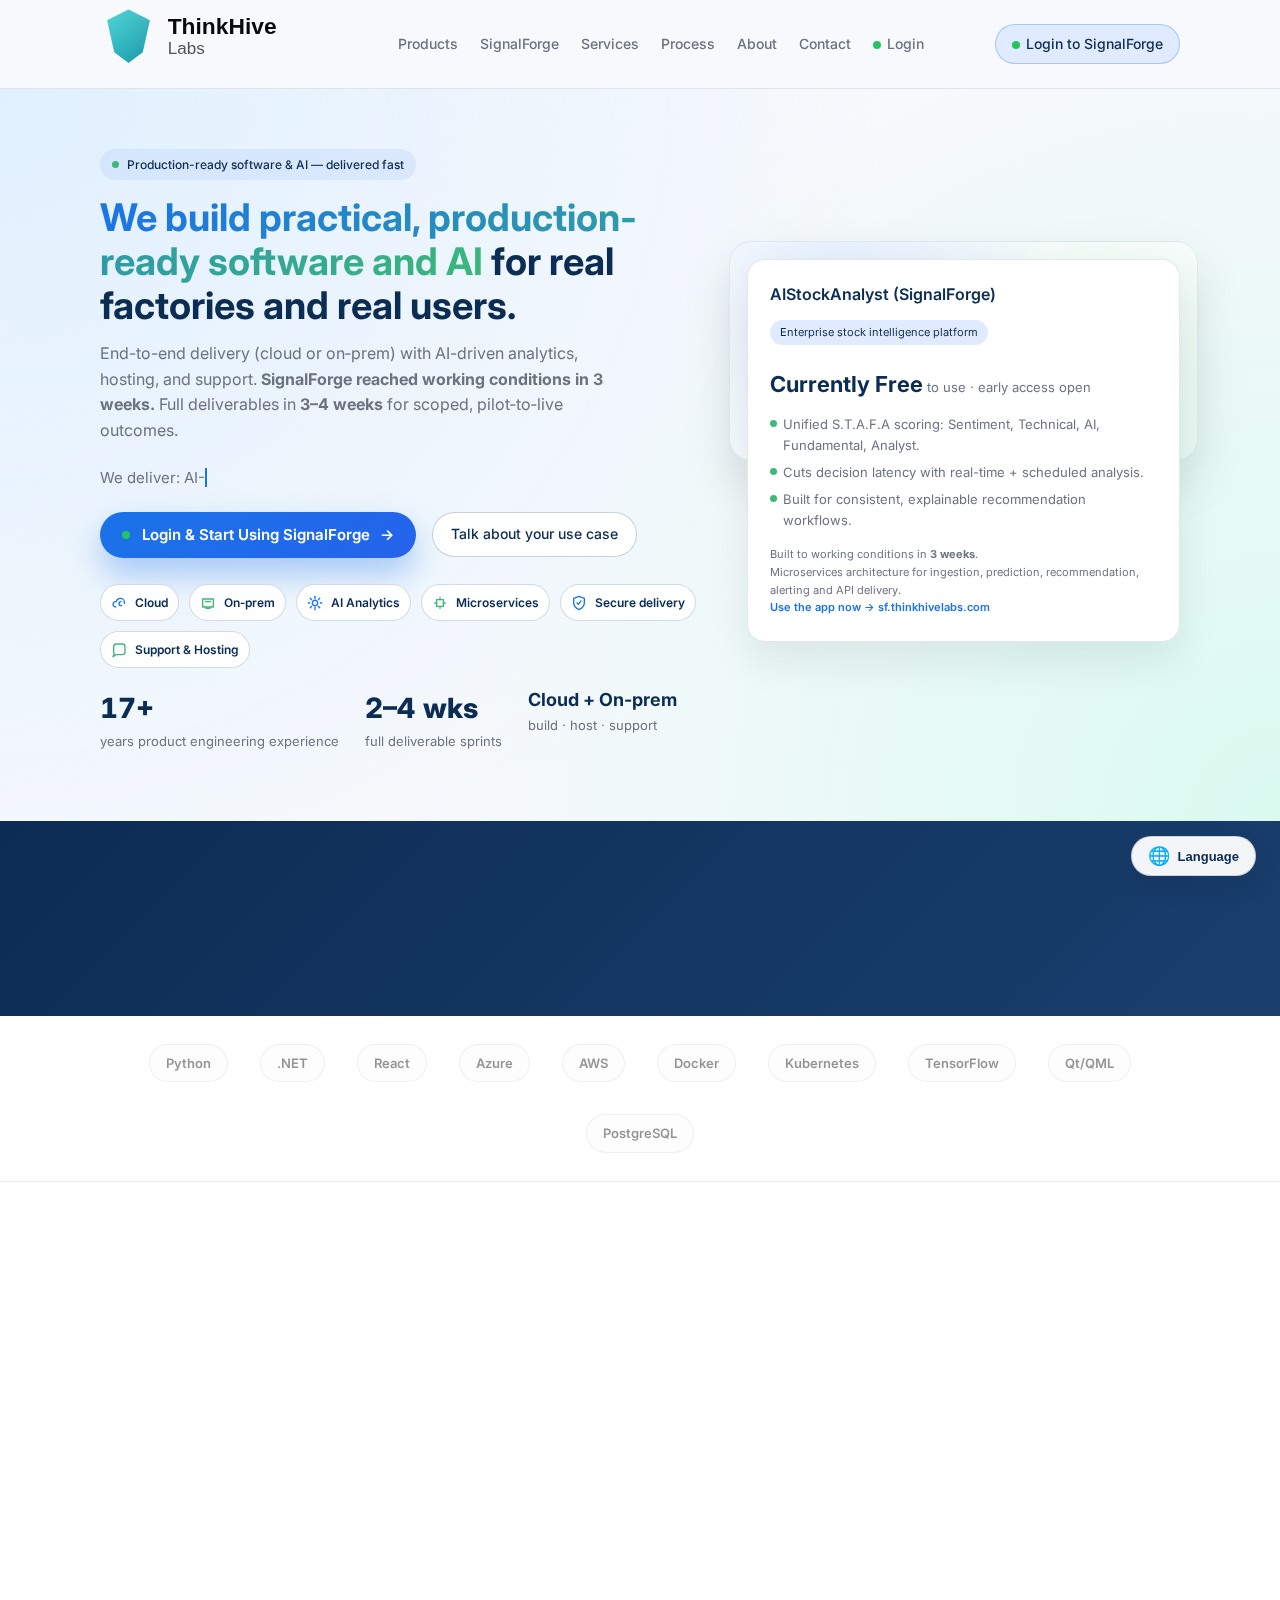
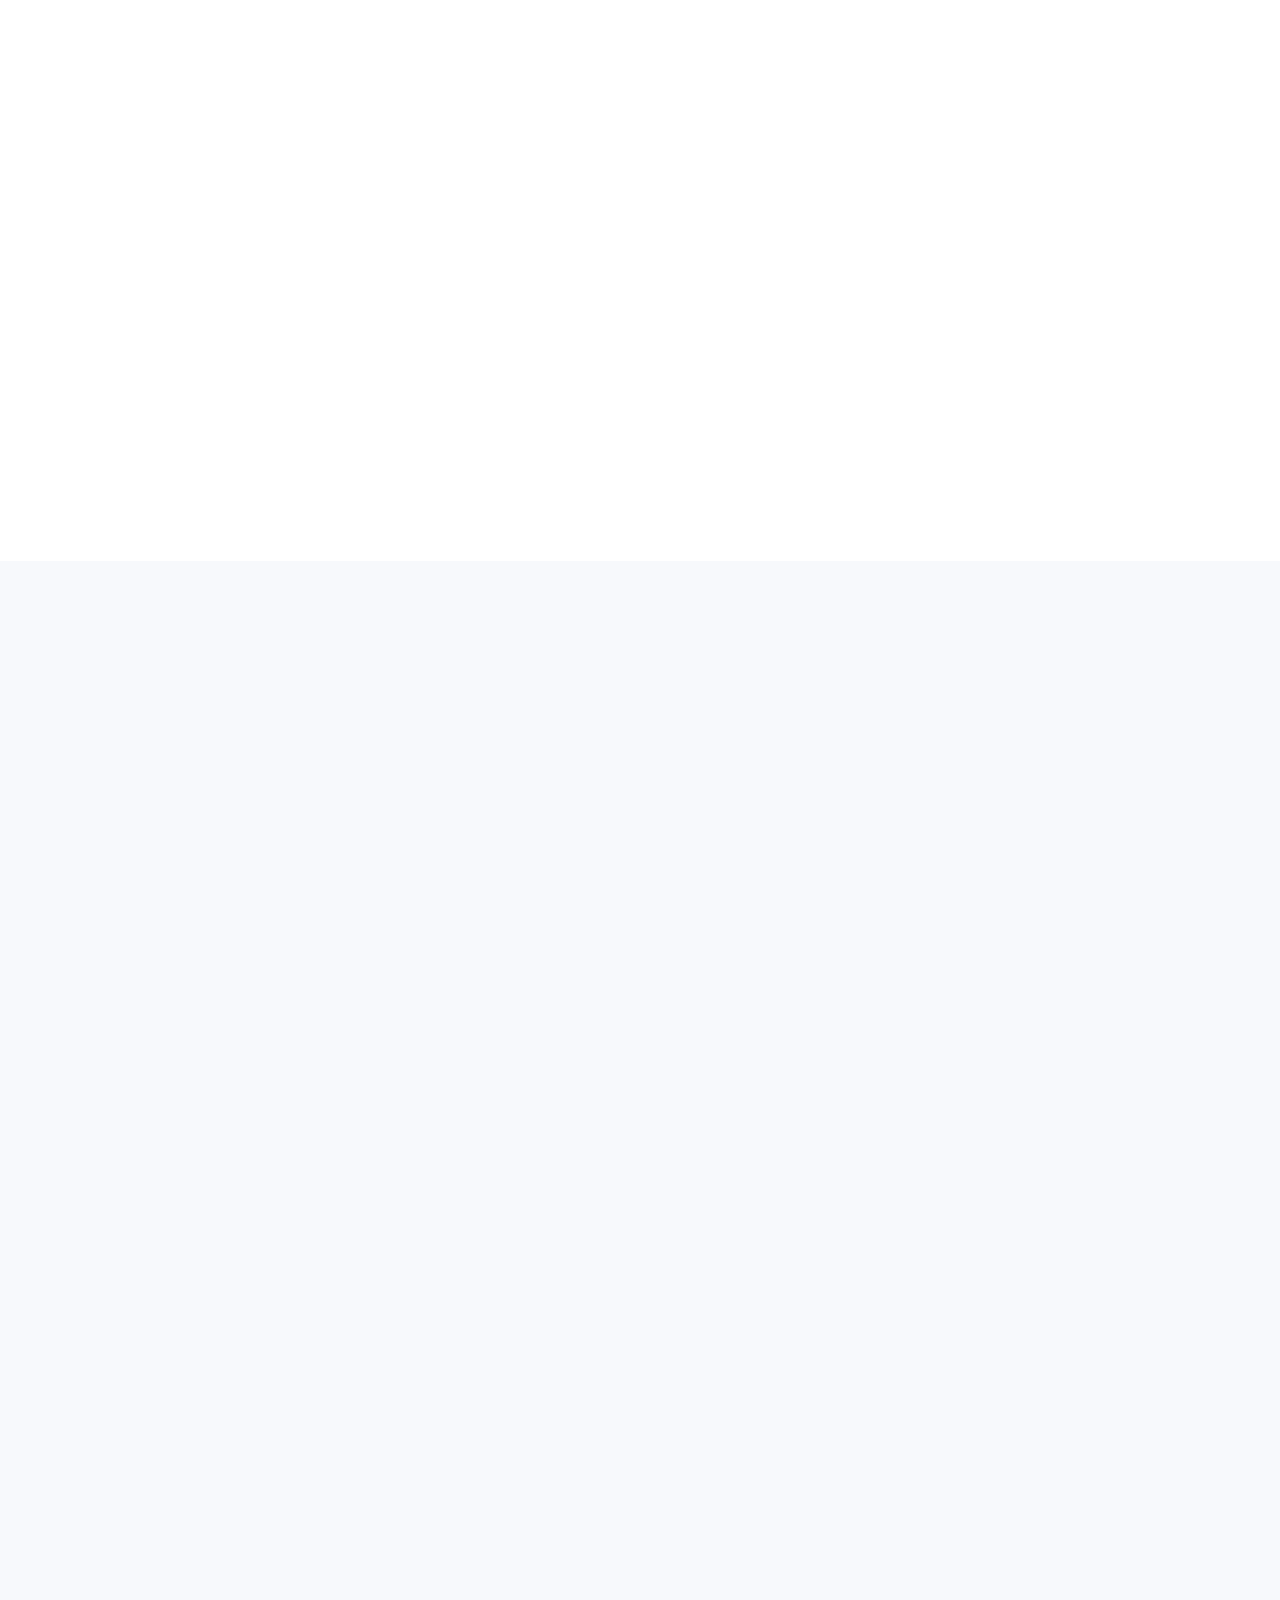
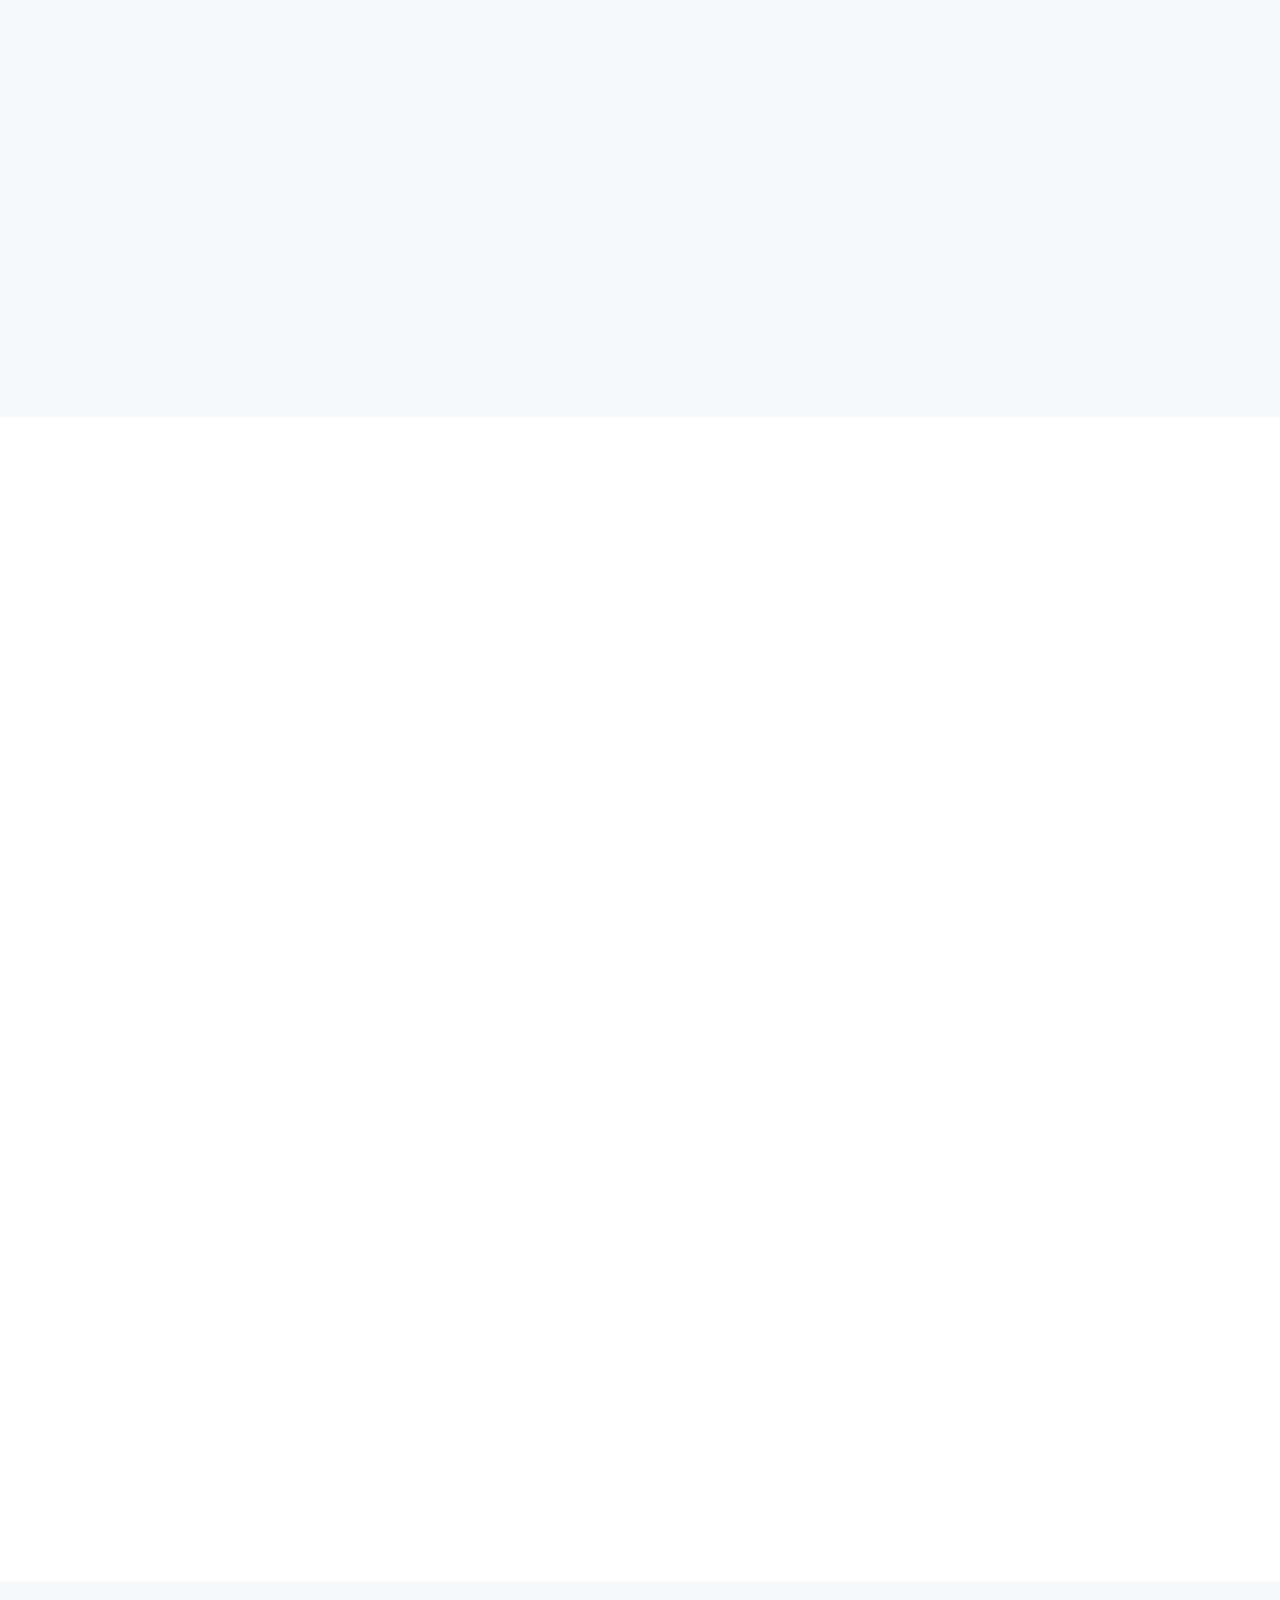
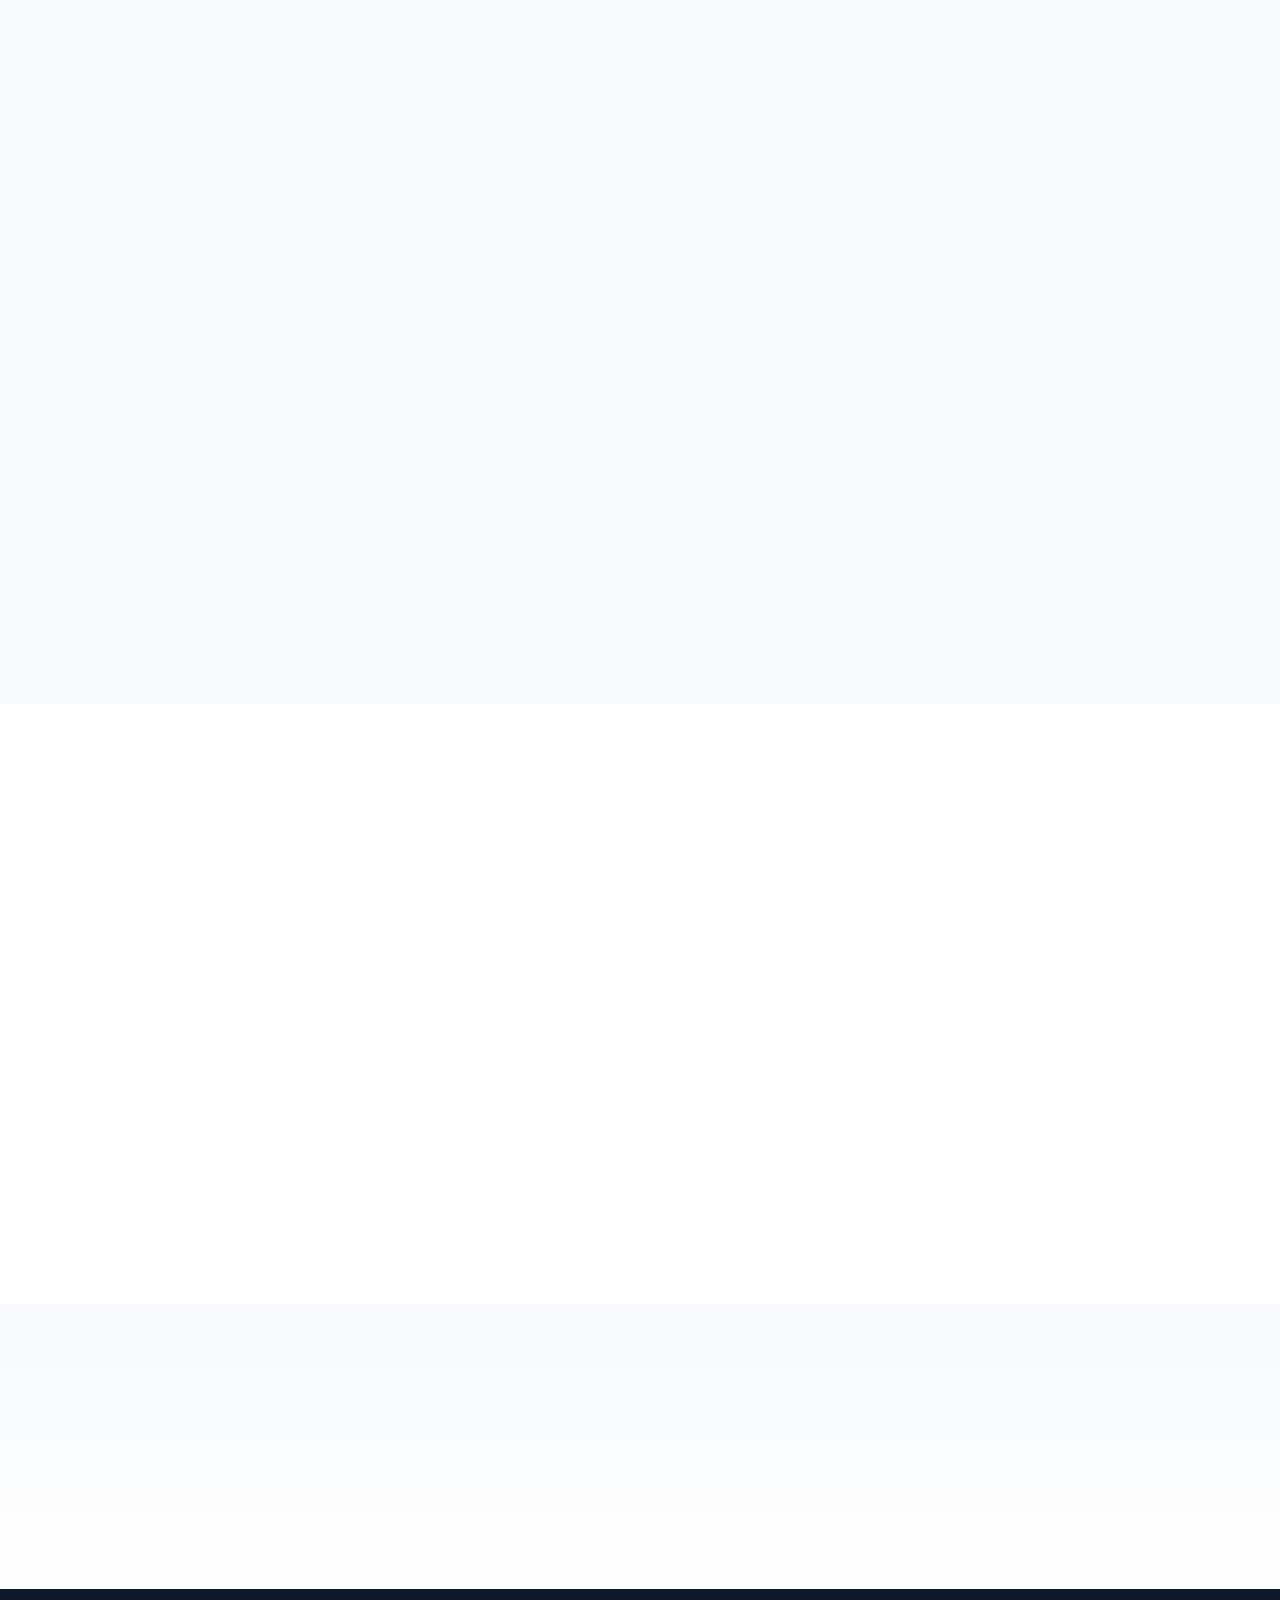
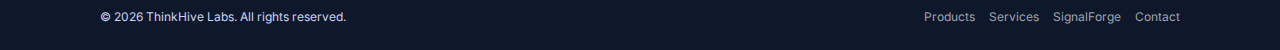
<file: index.html>
<!DOCTYPE html>
<html lang="en">

<head>
    <meta charset="UTF-8" />
    <meta name="viewport" content="width=device-width, initial-scale=1.0" />
    <title>ThinkHive Labs | Intelligent Digital Products & AI Solutions</title>
    <meta name="description"
        content="ThinkHive Labs builds enterprise AI products and full-stack software platforms — from cloud to on-prem — including AIStockAnalyst (SignalForge), shipped to working conditions in 3 weeks and currently free to use." />
    <meta name="keywords" content="AI solutions, enterprise software, SignalForge, stock intelligence, machine learning, cloud deployment, on-prem AI, ThinkHive Labs" />
    <meta property="og:title" content="ThinkHive Labs | Intelligent Digital Products & AI Solutions" />
    <meta property="og:description" content="Production-ready AI products and full-stack platforms delivered in 3-4 weeks. Try SignalForge free." />
    <meta property="og:type" content="website" />
    <meta property="og:url" content="https://www.thinkhivelabs.com" />
    <meta name="twitter:card" content="summary_large_image" />
    <link rel="icon" type="image/png" sizes="32x32" href="assets/images/favicon-32x32.png">
    <link rel="icon" type="image/png" sizes="16x16" href="assets/images/favicon-16x16.png">
    <link rel="shortcut icon" href="assets/images/favicon.ico">
    <link rel="apple-touch-icon" sizes="180x180" href="assets/images/favicon-32x32.png">

    <!-- Google Font -->
    <link rel="preconnect" href="https://fonts.googleapis.com">
    <link rel="preconnect" href="https://fonts.gstatic.com" crossorigin>
    <link href="https://fonts.googleapis.com/css2?family=Inter:wght@300;400;500;600;700;800;900&display=swap" rel="stylesheet">

    <style>
        :root {
            --blue: #1a73e8;
            --blue-dark: #0b2c53;
            --green: #3cb879;
            --bg: #f7f9fc;
            --text: #1a1a1a;
            --muted: #6b7280;
            --card-bg: #ffffff;
            --border: #e5e7eb;
            --shadow-soft: 0 20px 40px rgba(15, 23, 42, 0.08);
            --shadow-med: 0 18px 38px rgba(15, 23, 42, 0.12);
            --radius-lg: 18px;
            --radius-md: 12px;
            --radius-sm: 8px;
            --max-width: 1120px;
        }

        * {
            box-sizing: border-box;
            margin: 0;
            padding: 0;
        }

        body {
            font-family: "Inter", system-ui, -apple-system, BlinkMacSystemFont, Arial, sans-serif;
            background: var(--bg);
            color: var(--text);
            line-height: 1.6;
        }

        /* Motion primitives */
        .reveal {
            opacity: 0;
            transform: translateY(14px);
            transition: opacity 600ms ease, transform 700ms cubic-bezier(.2, .8, .2, 1);
            will-change: opacity, transform;
        }

        .reveal.in-view {
            opacity: 1;
            transform: translateY(0);
        }

        @media (prefers-reduced-motion: reduce) {
            .reveal {
                opacity: 1;
                transform: none;
                transition: none;
            }

            .floaty {
                animation: none !important;
            }
        }

        a {
            color: inherit;
            text-decoration: none;
        }

        /* Layout helpers */
        .container {
            max-width: var(--max-width);
            margin: 0 auto;
            padding: 0 20px;
        }

        /* NAVBAR */
        header.navbar {
            position: sticky;
            top: 0;
            z-index: 50;
            background: rgba(247, 249, 252, 0.98);
            backdrop-filter: blur(10px);
            border-bottom: 1px solid rgba(148, 163, 184, 0.25);
        }

        .nav-inner {
            display: flex;
            align-items: center;
            justify-content: space-between;
            padding: 14px 20px;
        }

        .logo {
            display: flex;
            align-items: center;
            gap: 10px;
            font-weight: 700;
            font-size: 20px;
            color: var(--blue-dark);
        }

        .logo-img {
            height: 52px;
            /* Ideal navbar height */
            width: auto;
            margin-top: -4px;
            /* Optically aligns the logo */
        }

        @media (min-width: 1280px) {
            .logo-img {
                height: 64px;
                /* Desktop */
            }
        }

        .nav-inner {
            padding: 10px 20px;
            /* reduce navbar height */
            align-items: center;
            /* center logo vertically */
        }

        header.navbar .logo {
            display: flex;
            align-items: center;
            gap: 12px;
        }



        nav ul {
            list-style: none;
            display: flex;
            gap: 22px;
            font-size: 14px;
            font-weight: 500;
            color: var(--muted);
        }

        nav a:hover {
            color: var(--blue);
        }

        .nav-cta {
            padding: 8px 16px;
            border-radius: 999px;
            border: 1px solid rgba(26, 115, 232, 0.3);
            font-size: 14px;
            font-weight: 500;
            color: var(--blue-dark);
            background: #e0ebff;
        }

        .nav-cta:hover {
            background: #d1e1ff;
        }

        .nav-toggle {
            display: none;
            border: none;
            background: none;
            font-size: 24px;
        }

        /* HERO */
        .hero {
            background: radial-gradient(circle at top left, #e0f0ff, transparent 60%),
                radial-gradient(circle at bottom right, #dafaf0, transparent 55%);
            padding: 60px 0 70px;
        }

        .hero-inner {
            display: grid;
            grid-template-columns: minmax(0, 1.4fr) minmax(0, 1fr);
            gap: 40px;
            align-items: center;
        }

        .badge {
            display: inline-flex;
            align-items: center;
            gap: 8px;
            padding: 6px 12px;
            border-radius: 999px;
            background: rgba(37, 99, 235, 0.08);
            color: var(--blue-dark);
            font-size: 12px;
            font-weight: 500;
            margin-bottom: 16px;
        }

        .badge-dot {
            width: 7px;
            height: 7px;
            border-radius: 50%;
            background: var(--green);
        }

        .hero h1 {
            font-size: clamp(28px, 4vw, 38px);
            line-height: 1.15;
            color: var(--blue-dark);
            margin-bottom: 14px;
        }

        .hero p.hero-subtitle {
            font-size: 16px;
            color: var(--muted);
            max-width: 540px;
            margin-bottom: 22px;
        }

        .hero-actions {
            display: flex;
            flex-wrap: wrap;
            gap: 16px;
            align-items: center;
            margin-bottom: 26px;
        }

        .btn-primary {
            display: inline-flex;
            align-items: center;
            justify-content: center;
            gap: 6px;
            padding: 11px 22px;
            border-radius: 999px;
            border: none;
            background: linear-gradient(135deg, var(--blue), #2563eb);
            color: #ffffff;
            font-size: 15px;
            font-weight: 600;
            cursor: pointer;
            box-shadow: 0 16px 32px rgba(26, 115, 232, 0.35);
        }

        .btn-primary:hover {
            filter: brightness(1.05);
        }

        .btn-primary {
            transition: transform 180ms ease, filter 180ms ease;
        }

        .btn-primary:hover {
            transform: translateY(-1px);
        }

        .btn-ghost {
            display: inline-flex;
            align-items: center;
            justify-content: center;
            gap: 6px;
            padding: 10px 18px;
            border-radius: 999px;
            border: 1px solid rgba(148, 163, 184, 0.5);
            background: #ffffff;
            color: var(--blue-dark);
            font-size: 14px;
            font-weight: 500;
            cursor: pointer;
        }

        .hero-metrics {
            display: flex;
            flex-wrap: wrap;
            gap: 26px;
            font-size: 13px;
            color: var(--muted);
        }

        .hero-metric strong {
            display: block;
            font-size: 18px;
            color: var(--blue-dark);
        }

        .hero-card {
            background: #ffffff;
            border-radius: var(--radius-lg);
            box-shadow: var(--shadow-soft);
            padding: 22px 22px 24px;
            border: 1px solid rgba(148, 163, 184, 0.25);
            transition: transform 220ms ease, box-shadow 220ms ease;
        }

        .hero-card:hover {
            transform: translateY(-4px);
            box-shadow: var(--shadow-med);
        }

        .hero-right {
            position: relative;
        }

        .hero-visual {
            position: absolute;
            inset: -18px -18px auto -18px;
            height: 220px;
            border-radius: 22px;
            border: 1px solid rgba(148, 163, 184, 0.18);
            background:
                radial-gradient(circle at 25% 30%, rgba(26, 115, 232, 0.14), transparent 55%),
                radial-gradient(circle at 78% 70%, rgba(60, 184, 121, 0.14), transparent 60%),
                linear-gradient(180deg, rgba(255, 255, 255, 0.85), rgba(255, 255, 255, 0.55));
            box-shadow: 0 22px 50px rgba(15, 23, 42, 0.10);
            overflow: hidden;
            pointer-events: none;
        }

        .hero-visual svg {
            width: 100%;
            height: 100%;
            display: block;
            opacity: 0.92;
        }

        @keyframes dash {
            to {
                stroke-dashoffset: -120;
            }
        }

        .hero-visual svg g path {
            stroke-dasharray: 10 12;
            stroke-dashoffset: 0;
            animation: dash 10s linear infinite;
        }

        @media (prefers-reduced-motion: reduce) {
            .hero-visual svg g path {
                animation: none;
            }
        }

        @keyframes float {
            0% { transform: translateY(0); }
            50% { transform: translateY(-8px); }
            100% { transform: translateY(0); }
        }

        .floaty {
            animation: float 7s ease-in-out infinite;
        }

        .hero-card-title {
            font-size: 16px;
            font-weight: 600;
            color: var(--blue-dark);
            margin-bottom: 10px;
        }

        .hero-card-pill {
            display: inline-flex;
            align-items: center;
            gap: 6px;
            background: #e0ebff;
            border-radius: 999px;
            padding: 4px 10px;
            font-size: 11px;
            color: var(--blue-dark);
            margin-bottom: 12px;
        }

        .price-tag {
            font-size: 22px;
            font-weight: 700;
            margin: 10px 0 6px;
            color: var(--blue-dark);
        }

        .price-tag span {
            font-size: 13px;
            font-weight: 400;
            color: var(--muted);
        }

        .hero-card ul {
            list-style: none;
            font-size: 13px;
            color: var(--muted);
            margin: 12px 0 16px;
        }

        .hero-card li {
            display: flex;
            align-items: flex-start;
            gap: 6px;
            margin-bottom: 6px;
        }

        .check-dot {
            width: 7px;
            height: 7px;
            border-radius: 50%;
            background: var(--green);
            margin-top: 6px;
            flex-shrink: 0;
        }

        .hero-card-footer {
            font-size: 11px;
            color: var(--muted);
        }

        /* SECTION BASE */
        section {
            padding: 60px 0;
        }

        section:nth-of-type(even) {
            background: #ffffff;
        }

        .section-heading {
            text-align: center;
            margin-bottom: 32px;
        }

        .section-heading h2 {
            font-size: 24px;
            color: var(--blue-dark);
            margin-bottom: 8px;
        }

        .section-heading p {
            font-size: 14px;
            color: var(--muted);
            max-width: 560px;
            margin: 0 auto;
        }

        /* PRODUCTS */
        .product-grid {
            display: grid;
            grid-template-columns: repeat(auto-fit, minmax(250px, 1fr));
            gap: 24px;
        }

        .card {
            padding: 20px 20px 22px;
            border-radius: var(--radius-md);
            background: var(--card-bg);
            border: 1px solid var(--border);
            box-shadow: 0 10px 20px rgba(15, 23, 42, 0.03);
            text-align: left;
            transition: transform 220ms ease, box-shadow 220ms ease, border-color 220ms ease;
        }

        .card:hover {
            transform: translateY(-4px);
            box-shadow: 0 18px 38px rgba(15, 23, 42, 0.09);
            border-color: rgba(26, 115, 232, 0.18);
        }

        .card-tag {
            display: inline-flex;
            padding: 3px 9px;
            border-radius: 999px;
            font-size: 11px;
            font-weight: 500;
            color: var(--blue-dark);
            background: rgba(37, 99, 235, 0.08);
            margin-bottom: 10px;
        }

        .card h3 {
            font-size: 18px;
            margin-bottom: 6px;
            color: var(--blue-dark);
        }

        .card p {
            font-size: 13px;
            color: var(--muted);
            margin-bottom: 12px;
        }

        .card ul {
            list-style: none;
            font-size: 13px;
            color: var(--muted);
        }

        .card ul li {
            margin-bottom: 4px;
        }

        .card a.card-link {
            display: inline-flex;
            align-items: center;
            gap: 5px;
            font-size: 13px;
            font-weight: 500;
            color: var(--blue);
            margin-top: 10px;
        }

        .card-illustration {
            width: 100%;
            height: 120px;
            object-fit: cover;
            border-radius: 14px;
            border: 1px solid rgba(148, 163, 184, 0.25);
            margin-bottom: 12px;
            background: #ffffff;
        }

        .section-visual {
            width: 100%;
            max-width: 780px;
            margin: 14px auto 0;
            border-radius: 18px;
            border: 1px solid rgba(148, 163, 184, 0.25);
            background: #ffffff;
            box-shadow: 0 18px 38px rgba(15, 23, 42, 0.06);
            display: block;
        }

        .icon-strip {
            display: flex;
            flex-wrap: wrap;
            gap: 10px;
            margin: 10px 0 18px;
        }

        .icon-badge {
            display: inline-flex;
            align-items: center;
            gap: 8px;
            padding: 8px 10px;
            border-radius: 999px;
            border: 1px solid rgba(148, 163, 184, 0.40);
            background: rgba(255, 255, 255, 0.9);
            color: var(--blue-dark);
            font-size: 12px;
            font-weight: 600;
        }

        .icon-badge svg {
            width: 16px;
            height: 16px;
            flex: 0 0 16px;
            color: var(--blue);
        }

        .icon-badge.alt svg {
            color: var(--green);
        }

        .card-title-row {
            display: flex;
            align-items: center;
            gap: 10px;
        }

        .title-icon {
            width: 34px;
            height: 34px;
            border-radius: 12px;
            display: inline-flex;
            align-items: center;
            justify-content: center;
            border: 1px solid rgba(148, 163, 184, 0.35);
            background: rgba(255, 255, 255, 0.9);
            color: var(--blue);
            flex: 0 0 34px;
        }

        .title-icon.alt {
            color: var(--green);
        }

        .title-icon svg {
            width: 18px;
            height: 18px;
        }

        /* SIGNALFORGE FEATURE SECTION */
        .signalforge-section {
            display: grid;
            grid-template-columns: minmax(0, 1.2fr) minmax(0, 1fr);
            gap: 32px;
            align-items: center;
        }

        .signalforge-highlight {
            border-radius: var(--radius-lg);
            padding: 24px;
            background: radial-gradient(circle at top left, #e0f2ff, transparent 55%),
                radial-gradient(circle at bottom right, #d4fbe8, transparent 60%);
            border: 1px solid rgba(129, 140, 248, 0.25);
            box-shadow: var(--shadow-soft);
            transition: transform 220ms ease, box-shadow 220ms ease;
        }

        .signalforge-highlight:hover {
            transform: translateY(-3px);
            box-shadow: var(--shadow-med);
        }

        .signalforge-highlight h3 {
            font-size: 22px;
            color: var(--blue-dark);
            margin-bottom: 8px;
        }

        .signalforge-highlight p {
            font-size: 14px;
            color: var(--muted);
            margin-bottom: 16px;
        }

        .pill-row {
            display: flex;
            flex-wrap: wrap;
            gap: 8px;
            margin-bottom: 16px;
        }

        .pill {
            font-size: 12px;
            padding: 5px 10px;
            border-radius: 999px;
            border: 1px solid rgba(148, 163, 184, 0.5);
            background: rgba(255, 255, 255, 0.9);
            color: var(--blue-dark);
        }

        .signalforge-list {
            list-style: none;
            font-size: 13px;
            color: var(--muted);
            margin-bottom: 18px;
        }

        .signalforge-list li {
            margin-bottom: 5px;
        }

        .signalforge-sidecard {
            border-radius: var(--radius-md);
            padding: 18px 18px 20px;
            background: #ffffff;
            border: 1px solid var(--border);
            box-shadow: 0 14px 28px rgba(15, 23, 42, 0.05);
            font-size: 13px;
            color: var(--muted);
            transition: transform 220ms ease, box-shadow 220ms ease;
        }

        .signalforge-sidecard:hover {
            transform: translateY(-3px);
            box-shadow: 0 18px 38px rgba(15, 23, 42, 0.10);
        }

        .signalforge-sidecard h4 {
            font-size: 15px;
            margin-bottom: 8px;
            color: var(--blue-dark);
        }

        .signalforge-price {
            font-size: 20px;
            font-weight: 700;
            color: var(--blue-dark);
            margin-top: 6px;
        }

        .enterprise-grid {
            display: grid;
            grid-template-columns: repeat(auto-fit, minmax(220px, 1fr));
            gap: 18px;
            margin-top: 24px;
        }

        .enterprise-kpi {
            margin-top: 18px;
        }

        .insight-head {
            display: flex;
            align-items: center;
            gap: 10px;
            margin-bottom: 10px;
        }

        .insight-icon {
            width: 34px;
            height: 34px;
            border-radius: 12px;
            display: inline-flex;
            align-items: center;
            justify-content: center;
            border: 1px solid rgba(148, 163, 184, 0.35);
            background: rgba(255, 255, 255, 0.9);
            color: var(--blue);
            flex: 0 0 34px;
        }

        .insight-icon.alt {
            color: var(--green);
        }

        .insight-icon svg {
            width: 18px;
            height: 18px;
        }

        .insight-list {
            list-style: none;
            margin: 0;
            padding: 0;
        }

        .insight-list li {
            margin-bottom: 6px;
            line-height: 1.45;
        }

        .roi-box {
            padding: 12px;
            border-radius: 14px;
            border: 1px solid rgba(148, 163, 184, 0.35);
            background: rgba(247, 249, 252, 0.75);
        }

        .roi-eq {
            font-size: 13px;
            color: var(--blue-dark);
            font-weight: 700;
            letter-spacing: -0.1px;
        }

        .roi-sub {
            font-size: 12px;
            color: var(--muted);
            margin-top: 6px;
        }

        .enterprise-block {
            padding: 16px;
            border-radius: var(--radius-md);
            border: 1px solid var(--border);
            background: #ffffff;
            transition: transform 220ms ease, box-shadow 220ms ease;
        }

        .enterprise-block:hover {
            transform: translateY(-3px);
            box-shadow: 0 14px 30px rgba(15, 23, 42, 0.08);
        }

        .enterprise-block h4 {
            font-size: 15px;
            color: var(--blue-dark);
            margin-bottom: 8px;
        }

        .enterprise-block p,
        .enterprise-block li {
            font-size: 13px;
            color: var(--muted);
        }

        .enterprise-block ul {
            list-style: none;
        }

        /* SERVICES */
        .service-grid {
            display: grid;
            grid-template-columns: repeat(auto-fit, minmax(240px, 1fr));
            gap: 22px;
        }

        .service-card h3 {
            font-size: 17px;
            margin-bottom: 6px;
            color: var(--blue-dark);
        }

        .service-card p {
            font-size: 13px;
            color: var(--muted);
            margin-bottom: 10px;
        }

        .service-card ul {
            list-style: none;
            font-size: 13px;
            color: var(--muted);
        }

        /* PROCESS */
        .process-steps {
            display: grid;
            grid-template-columns: repeat(auto-fit, minmax(210px, 1fr));
            gap: 18px;
            margin-top: 10px;
        }

        .step {
            padding: 16px 16px 18px;
            border-radius: var(--radius-md);
            background: #ffffff;
            border: 1px dashed rgba(148, 163, 184, 0.7);
            font-size: 13px;
            color: var(--muted);
            transition: transform 220ms ease, box-shadow 220ms ease;
        }

        .step:hover {
            transform: translateY(-3px);
            box-shadow: 0 14px 28px rgba(15, 23, 42, 0.06);
        }

        .step-title {
            font-size: 14px;
            font-weight: 600;
            color: var(--blue-dark);
            margin-bottom: 6px;
        }

        /* ABOUT & CONTACT */
        .two-col {
            display: grid;
            grid-template-columns: minmax(0, 1.1fr) minmax(0, 1fr);
            gap: 28px;
            align-items: flex-start;
        }

        .contact-card {
            border-radius: var(--radius-md);
            background: #ffffff;
            padding: 20px 20px 22px;
            border: 1px solid var(--border);
            box-shadow: var(--shadow-soft);
            font-size: 14px;
            color: var(--muted);
            transition: transform 220ms ease, box-shadow 220ms ease;
        }

        .contact-card:hover {
            transform: translateY(-3px);
            box-shadow: var(--shadow-med);
        }

        .contact-card h3 {
            font-size: 18px;
            color: var(--blue-dark);
            margin-bottom: 8px;
        }

        .contact-card a {
            color: var(--blue);
            font-weight: 500;
        }

        .contact-card a.btn-primary {
            color: #ffffff;
        }

        .contact-meta {
            margin-top: 10px;
            font-size: 13px;
        }

        /* FOOTER */
        footer {
            padding: 18px 0 24px;
            background: #0f172a;
            color: #cbd5f5;
            font-size: 12px;
        }

        .footer-inner {
            display: flex;
            flex-wrap: wrap;
            align-items: center;
            justify-content: space-between;
            gap: 10px;
        }

        .footer-links {
            display: flex;
            flex-wrap: wrap;
            gap: 14px;
        }

        .footer-links a {
            color: #9ca3af;
        }

        .footer-links a:hover {
            color: #e5e7eb;
        }

        /* ===== ANIMATED GRADIENT TEXT ===== */
        .gradient-text {
            background: linear-gradient(135deg, var(--blue), var(--green), #8b5cf6, var(--blue));
            background-size: 300% 300%;
            -webkit-background-clip: text;
            -webkit-text-fill-color: transparent;
            background-clip: text;
            animation: gradient-shift 6s ease infinite;
        }

        @keyframes gradient-shift {
            0% { background-position: 0% 50%; }
            50% { background-position: 100% 50%; }
            100% { background-position: 0% 50%; }
        }

        /* ===== ANIMATED BACKGROUND PARTICLES ===== */
        .particles-bg {
            position: fixed;
            top: 0; left: 0;
            width: 100%; height: 100%;
            pointer-events: none;
            z-index: 0;
            overflow: hidden;
        }

        .particle {
            position: absolute;
            border-radius: 50%;
            opacity: 0;
            animation: particle-float linear infinite;
        }

        @keyframes particle-float {
            0% { opacity: 0; transform: translateY(100vh) scale(0); }
            10% { opacity: 1; }
            90% { opacity: 1; }
            100% { opacity: 0; transform: translateY(-10vh) scale(1); }
        }

        /* ===== TYPING ANIMATION ===== */
        .typing-wrapper {
            display: inline-block;
            position: relative;
        }

        .typing-text {
            display: inline;
            border-right: 2px solid var(--blue);
            animation: blink-caret 0.75s step-end infinite;
            white-space: nowrap;
        }

        @keyframes blink-caret {
            from, to { border-color: transparent; }
            50% { border-color: var(--blue); }
        }

        /* ===== ANIMATED COUNTER ===== */
        .counter-value {
            font-size: 28px;
            font-weight: 800;
            color: var(--blue-dark);
            display: block;
            font-variant-numeric: tabular-nums;
        }

        /* ===== GLOWING PULSE ON CTA ===== */
        .btn-primary {
            position: relative;
            overflow: hidden;
        }

        .btn-primary::before {
            content: '';
            position: absolute;
            top: 50%; left: 50%;
            width: 0; height: 0;
            border-radius: 50%;
            background: rgba(255,255,255,0.15);
            transform: translate(-50%, -50%);
            transition: width 0.6s ease, height 0.6s ease;
        }

        .btn-primary:hover::before {
            width: 300px;
            height: 300px;
        }

        @keyframes glow-pulse {
            0%, 100% { box-shadow: 0 0 20px rgba(26, 115, 232, 0.3); }
            50% { box-shadow: 0 0 40px rgba(26, 115, 232, 0.6), 0 0 60px rgba(60, 184, 121, 0.3); }
        }

        .btn-primary.glow {
            animation: glow-pulse 3s ease-in-out infinite;
        }

        /* ===== LANGUAGE SWITCHER ===== */
        .lang-switcher {
            position: fixed;
            bottom: 24px;
            right: 24px;
            z-index: 100;
            display: flex;
            flex-direction: column;
            align-items: flex-end;
            gap: 6px;
        }

        .lang-btn {
            display: flex;
            align-items: center;
            gap: 8px;
            padding: 10px 16px;
            border-radius: 999px;
            border: 1px solid rgba(148,163,184,0.4);
            background: rgba(255,255,255,0.95);
            backdrop-filter: blur(12px);
            font-size: 13px;
            font-weight: 600;
            color: var(--blue-dark);
            cursor: pointer;
            box-shadow: 0 8px 24px rgba(15,23,42,0.12);
            transition: all 0.3s ease;
        }

        .lang-btn:hover {
            transform: translateY(-2px);
            box-shadow: 0 12px 32px rgba(15,23,42,0.18);
        }

        .lang-btn .flag {
            font-size: 18px;
            line-height: 1;
        }

        .lang-dropdown {
            display: none;
            flex-direction: column;
            gap: 4px;
            background: rgba(255,255,255,0.98);
            backdrop-filter: blur(12px);
            border-radius: 14px;
            border: 1px solid rgba(148,163,184,0.3);
            padding: 8px;
            box-shadow: 0 16px 40px rgba(15,23,42,0.15);
            min-width: 180px;
        }

        .lang-dropdown.open {
            display: flex;
            animation: fadeInUp 0.3s ease;
        }

        .lang-option {
            display: flex;
            align-items: center;
            gap: 10px;
            padding: 8px 12px;
            border-radius: 10px;
            border: none;
            background: transparent;
            font-size: 13px;
            font-weight: 500;
            color: var(--blue-dark);
            cursor: pointer;
            transition: background 0.2s ease;
            text-align: left;
            width: 100%;
        }

        .lang-option:hover, .lang-option.active {
            background: rgba(26,115,232,0.08);
        }

        .lang-option .flag {
            font-size: 20px;
        }

        @keyframes fadeInUp {
            from { opacity: 0; transform: translateY(8px); }
            to { opacity: 1; transform: translateY(0); }
        }

        /* ===== SCROLL PROGRESS BAR ===== */
        .scroll-progress {
            position: fixed;
            top: 0;
            left: 0;
            width: 0%;
            height: 3px;
            background: linear-gradient(90deg, var(--blue), var(--green), #8b5cf6);
            z-index: 999;
            transition: width 30ms linear;
        }

        /* ===== BACK TO TOP ===== */
        .back-to-top {
            position: fixed;
            bottom: 80px;
            right: 28px;
            z-index: 90;
            width: 42px;
            height: 42px;
            border-radius: 50%;
            border: 1px solid rgba(148,163,184,0.4);
            background: rgba(255,255,255,0.95);
            backdrop-filter: blur(8px);
            box-shadow: 0 8px 20px rgba(15,23,42,0.1);
            display: flex;
            align-items: center;
            justify-content: center;
            cursor: pointer;
            opacity: 0;
            transform: translateY(10px);
            transition: all 0.3s ease;
            color: var(--blue-dark);
        }

        .back-to-top.visible {
            opacity: 1;
            transform: translateY(0);
        }

        .back-to-top:hover {
            background: var(--blue);
            color: #fff;
            transform: translateY(-2px);
        }

        /* ===== ANIMATED STATS ROW ===== */
        .stats-banner {
            background: linear-gradient(135deg, #0b2c53 0%, #1a3f6f 50%, #0b2c53 100%);
            background-size: 200% 200%;
            animation: gradient-shift 8s ease infinite;
            padding: 40px 0;
            color: #ffffff;
        }

        .stats-grid {
            display: grid;
            grid-template-columns: repeat(4, 1fr);
            gap: 24px;
            text-align: center;
        }

        .stat-item {
            padding: 16px;
        }

        .stat-item .counter-value {
            color: #ffffff;
            font-size: 36px;
        }

        .stat-item .stat-label {
            font-size: 13px;
            color: rgba(255,255,255,0.7);
            margin-top: 4px;
        }

        /* ===== TRUST LOGOS BAR ===== */
        .trust-bar {
            padding: 28px 0;
            background: #ffffff;
            border-bottom: 1px solid rgba(148,163,184,0.2);
        }

        .trust-bar-inner {
            display: flex;
            align-items: center;
            justify-content: center;
            gap: 32px;
            flex-wrap: wrap;
            opacity: 0.5;
            filter: grayscale(100%);
            transition: all 0.4s ease;
        }

        .trust-bar-inner:hover {
            opacity: 0.8;
            filter: grayscale(30%);
        }

        .tech-logo {
            font-size: 13px;
            font-weight: 600;
            color: var(--blue-dark);
            padding: 8px 16px;
            border-radius: 999px;
            border: 1px solid rgba(148,163,184,0.3);
            background: rgba(247,249,252,0.8);
        }

        /* ===== TESTIMONIAL / SOCIAL PROOF ===== */
        .social-proof {
            padding: 48px 0;
            background: linear-gradient(180deg, #f7f9fc, #ffffff);
        }

        .proof-card {
            max-width: 680px;
            margin: 0 auto;
            text-align: center;
            padding: 32px;
            border-radius: var(--radius-lg);
            background: #ffffff;
            border: 1px solid rgba(148,163,184,0.2);
            box-shadow: var(--shadow-soft);
            position: relative;
        }

        .proof-card::before {
            content: '"';
            position: absolute;
            top: -10px;
            left: 30px;
            font-size: 72px;
            color: rgba(26,115,232,0.12);
            font-family: Georgia, serif;
            line-height: 1;
        }

        .proof-card blockquote {
            font-size: 16px;
            color: var(--blue-dark);
            line-height: 1.7;
            margin-bottom: 16px;
            font-style: italic;
        }

        .proof-card cite {
            font-size: 13px;
            color: var(--muted);
            font-style: normal;
        }

        /* ===== LIVE INDICATOR ===== */
        .live-dot {
            display: inline-block;
            width: 8px;
            height: 8px;
            border-radius: 50%;
            background: #22c55e;
            margin-right: 6px;
            animation: pulse-live 2s ease-in-out infinite;
        }

        @keyframes pulse-live {
            0%, 100% { box-shadow: 0 0 0 0 rgba(34,197,94,0.4); }
            50% { box-shadow: 0 0 0 6px rgba(34,197,94,0); }
        }

        /* ===== ENHANCED CARD HOVER SHINE ===== */
        .card::after {
            content: '';
            position: absolute;
            top: 0; left: -75%;
            width: 50%; height: 100%;
            background: linear-gradient(to right, transparent, rgba(255,255,255,0.3), transparent);
            transform: skewX(-25deg);
            transition: left 0.5s ease;
            pointer-events: none;
        }

        .card {
            position: relative;
            overflow: hidden;
        }

        .card:hover::after {
            left: 125%;
        }

        /* ===== RESPONSIVE ===== */
        @media (max-width: 880px) {

            .hero-inner,
            .signalforge-section,
            .two-col {
                grid-template-columns: minmax(0, 1fr);
            }

            .hero {
                padding-top: 40px;
            }

            .hero-visual {
                position: relative;
                inset: auto;
                height: 180px;
                margin-bottom: 14px;
            }

            nav ul {
                display: none;
                flex-direction: column;
                background: rgba(247, 249, 252, 0.98);
                position: absolute;
                right: 16px;
                top: 58px;
                padding: 12px 18px;
                border-radius: 12px;
                box-shadow: 0 14px 28px rgba(15, 23, 42, 0.15);
            }

            nav ul.open {
                display: flex;
            }

            .nav-toggle {
                display: block;
            }

            .nav-cta {
                display: none;
            }

            .stats-grid {
                grid-template-columns: repeat(2, 1fr);
            }

            .lang-switcher {
                bottom: 16px;
                right: 16px;
            }
        }

        @media (max-width: 480px) {
            .stats-grid {
                grid-template-columns: 1fr;
            }
        }
    </style>
</head>

<body>

    <!-- Scroll Progress Bar -->
    <div class="scroll-progress" id="scrollProgress"></div>

    <!-- Animated Background Particles -->
    <div class="particles-bg" id="particles" aria-hidden="true"></div>

    <header class="navbar">
        <div class="container nav-inner">
            <a href="/" class="logo-link">
                <img src="assets/images/thinkhive.svg" class="logo-img" alt="ThinkHive Labs Logo" onerror="this.onerror=null;this.src='assets/images/thinkhive-logo.png';">
            </a>
            <nav>
                <button class="nav-toggle" aria-label="Toggle navigation" onclick="toggleNav()">☰</button>
                <ul id="nav-menu">
                    <li><a href="#products">Products</a></li>
                    <li><a href="#signalforge">SignalForge</a></li>
                    <li><a href="#services">Services</a></li>
                    <li><a href="#process">Process</a></li>
                    <li><a href="#about">About</a></li>
                    <li><a href="#contact">Contact</a></li>
                    <li><a href="https://sf.thinkhivelabs.com/" target="_blank" rel="noopener noreferrer"><span class="live-dot"></span>Login</a></li>
                </ul>
            </nav>

            <a href="https://sf.thinkhivelabs.com/" target="_blank" rel="noopener noreferrer" class="nav-cta"><span class="live-dot"></span>Login to SignalForge</a>
        </div>
    </header>

    <main id="top">

        <!-- HERO -->
        <section class="hero">
            <div class="container hero-inner">
                <div class="reveal" data-reveal>
                    <div class="badge">
                        <span class="badge-dot"></span>
                        <span data-i18n="hero_badge">Production-ready software & AI — delivered fast</span>
                    </div>
                    <h1><span class="gradient-text" data-i18n="hero_title">We build practical, production-ready software and AI</span> <span data-i18n="hero_title_suffix">for real factories and real users.</span></h1>
                    <p class="hero-subtitle">
                        <span data-i18n="hero_subtitle">End-to-end delivery (cloud or on‑prem) with AI-driven analytics, hosting, and support.</span>
                        <strong data-i18n="hero_proof">SignalForge reached working conditions in 3 weeks.</strong>
                        <span data-i18n="hero_speed">Full deliverables in</span> <strong>3–4 <span data-i18n="weeks">weeks</span></strong> <span data-i18n="hero_speed_suffix">for scoped, pilot‑to‑live outcomes.</span>
                    </p>

                    <!-- Typing animation area -->
                    <div style="margin-bottom: 18px; font-size: 15px; color: var(--muted); min-height: 28px;">
                        <span data-i18n="we_deliver">We deliver:</span> <span class="typing-wrapper"><span class="typing-text" id="typingText"></span></span>
                    </div>

                    <div class="hero-actions">
                        <a href="https://sf.thinkhivelabs.com/" target="_blank" rel="noopener noreferrer" class="btn-primary glow"><span class="live-dot"></span> <span data-i18n="cta_login">Login & Start Using SignalForge</span> &nbsp;→</a>
                        <a href="#contact" class="btn-ghost" data-i18n="cta_talk">Talk about your use case</a>
                    </div>

                    <div class="icon-strip reveal" data-reveal>
                        <span class="icon-badge">
                            <svg viewBox="0 0 24 24" fill="none" stroke="currentColor" stroke-width="2" stroke-linecap="round" stroke-linejoin="round" aria-hidden="true">
                                <path d="M7 18a4 4 0 1 1 .8-7.92A5 5 0 0 1 20 12.5" />
                                <path d="M16 16h-1a3 3 0 0 1 0-6" />
                            </svg>
                            Cloud
                        </span>
                        <span class="icon-badge alt">
                            <svg viewBox="0 0 24 24" fill="none" stroke="currentColor" stroke-width="2" stroke-linecap="round" stroke-linejoin="round" aria-hidden="true">
                                <path d="M4 6h16v12H4z" />
                                <path d="M9 18v2h6v-2" />
                                <path d="M8 10h8" />
                            </svg>
                            On‑prem
                        </span>
                        <span class="icon-badge">
                            <svg viewBox="0 0 24 24" fill="none" stroke="currentColor" stroke-width="2" stroke-linecap="round" stroke-linejoin="round" aria-hidden="true">
                                <path d="M12 2v4" />
                                <path d="M12 18v4" />
                                <path d="M4 12H2" />
                                <path d="M22 12h-2" />
                                <path d="M19.1 4.9l-2.1 2.1" />
                                <path d="M7 17l-2.1 2.1" />
                                <path d="M4.9 4.9L7 7" />
                                <path d="M17 17l2.1 2.1" />
                                <circle cx="12" cy="12" r="4" />
                            </svg>
                            AI Analytics
                        </span>
                        <span class="icon-badge alt">
                            <svg viewBox="0 0 24 24" fill="none" stroke="currentColor" stroke-width="2" stroke-linecap="round" stroke-linejoin="round" aria-hidden="true">
                                <path d="M7 7h10v10H7z" />
                                <path d="M4 12h3" />
                                <path d="M17 12h3" />
                                <path d="M12 4v3" />
                                <path d="M12 17v3" />
                            </svg>
                            Microservices
                        </span>
                        <span class="icon-badge">
                            <svg viewBox="0 0 24 24" fill="none" stroke="currentColor" stroke-width="2" stroke-linecap="round" stroke-linejoin="round" aria-hidden="true">
                                <path d="M12 22s8-4 8-10V5l-8-3-8 3v7c0 6 8 10 8 10z" />
                                <path d="M9 12l2 2 4-5" />
                            </svg>
                            Secure delivery
                        </span>
                        <span class="icon-badge alt">
                            <svg viewBox="0 0 24 24" fill="none" stroke="currentColor" stroke-width="2" stroke-linecap="round" stroke-linejoin="round" aria-hidden="true">
                                <path d="M21 15a4 4 0 0 1-4 4H8l-5 3 2-5a4 4 0 0 1-1-2.6V7a4 4 0 0 1 4-4h9a4 4 0 0 1 4 4z" />
                            </svg>
                            Support & Hosting
                        </span>
                    </div>

                    <div class="hero-metrics">
                        <div class="hero-metric reveal" data-reveal>
                            <strong><span class="counter-value" data-target="22" data-suffix="+">0+</span></strong>
                            <span data-i18n="metric_experience">years product engineering experience</span>
                        </div>
                        <div class="hero-metric reveal" data-reveal>
                            <strong><span class="counter-value" data-target="3" data-suffix="–4 wks">0</span></strong>
                            <span data-i18n="metric_sprints">full deliverable sprints</span>
                        </div>
                        <div class="hero-metric reveal" data-reveal>
                            <strong data-i18n="metric_deploy">Cloud + On‑prem</strong>
                            <span data-i18n="metric_deploy_sub">build · host · support</span>
                        </div>
                    </div>
                </div>

                <div class="hero-right">
                    <div class="hero-visual floaty" aria-hidden="true">
                        <svg viewBox="0 0 1200 520" xmlns="http://www.w3.org/2000/svg" role="presentation">
                            <defs>
                                <linearGradient id="g1" x1="0" y1="0" x2="1" y2="1">
                                    <stop offset="0" stop-color="#1a73e8" stop-opacity="0.18" />
                                    <stop offset="1" stop-color="#3cb879" stop-opacity="0.16" />
                                </linearGradient>
                                <linearGradient id="g2" x1="0" y1="1" x2="1" y2="0">
                                    <stop offset="0" stop-color="#0b2c53" stop-opacity="0.22" />
                                    <stop offset="1" stop-color="#1a73e8" stop-opacity="0.10" />
                                </linearGradient>
                                <filter id="soft" x="-20%" y="-20%" width="140%" height="140%">
                                    <feGaussianBlur stdDeviation="10" />
                                </filter>
                            </defs>

                            <circle cx="240" cy="150" r="110" fill="url(#g1)" filter="url(#soft)" />
                            <circle cx="965" cy="370" r="140" fill="url(#g1)" filter="url(#soft)" />
                            <circle cx="720" cy="150" r="95" fill="url(#g2)" filter="url(#soft)" />

                            <g fill="none" stroke="#0b2c53" stroke-opacity="0.22" stroke-width="2">
                                <path d="M135 350 C 260 245, 400 265, 520 210" />
                                <path d="M520 210 C 640 150, 720 160, 850 180" />
                                <path d="M850 180 C 980 205, 1045 250, 1110 310" />
                            </g>

                            <g>
                                <circle cx="135" cy="350" r="10" fill="#3cb879" fill-opacity="0.9" />
                                <circle cx="520" cy="210" r="10" fill="#1a73e8" fill-opacity="0.9" />
                                <circle cx="850" cy="180" r="10" fill="#1a73e8" fill-opacity="0.65" />
                                <circle cx="1110" cy="310" r="10" fill="#3cb879" fill-opacity="0.75" />
                            </g>

                            <g opacity="0.55" stroke="#1a73e8" stroke-opacity="0.22">
                                <line x1="40" y1="70" x2="300" y2="70" />
                                <line x1="40" y1="110" x2="360" y2="110" />
                                <line x1="40" y1="150" x2="280" y2="150" />

                                <line x1="760" y1="320" x2="1140" y2="320" />
                                <line x1="780" y1="360" x2="1140" y2="360" />
                                <line x1="820" y1="400" x2="1140" y2="400" />
                            </g>
                        </svg>
                    </div>

                    <aside class="hero-card reveal" data-reveal>
                        <div class="hero-card-title">AIStockAnalyst (SignalForge)</div>
                        <div class="hero-card-pill">
                            Enterprise stock intelligence platform
                        </div>
                        <div class="price-tag">
                            Currently Free<span> to use · early access open</span>
                        </div>
                        <ul>
                            <li><span class="check-dot"></span> Unified S.T.A.F.A scoring: Sentiment, Technical, AI,
                                Fundamental, Analyst.</li>
                            <li><span class="check-dot"></span> Cuts decision latency with real-time + scheduled analysis.</li>
                            <li><span class="check-dot"></span> Built for consistent, explainable recommendation workflows.</li>
                        </ul>
                        <div class="hero-card-footer">
                            Built to working conditions in <strong>3 weeks</strong>.
                            <br>
                            Microservices architecture for ingestion, prediction, recommendation, alerting and API delivery.
                            <br>
                            <a href="https://sf.thinkhivelabs.com/" target="_blank" rel="noopener noreferrer" style="color:var(--blue);font-weight:600;">Use the app now → sf.thinkhivelabs.com</a>
                        </div>
                    </aside>
                </div>
            </div>
        </section>

        <!-- ANIMATED STATS BANNER -->
        <div class="stats-banner">
            <div class="container">
                <div class="stats-grid">
                    <div class="stat-item reveal" data-reveal>
                        <span class="counter-value" data-target="22" data-suffix="+" style="color:#fff;font-size:36px;">0</span>
                        <div class="stat-label" data-i18n="stat_years">Years of Engineering</div>
                    </div>
                    <div class="stat-item reveal" data-reveal>
                        <span class="counter-value" data-target="3" data-suffix=" week delivery" style="color:#fff;font-size:36px;">0</span>
                        <div class="stat-label" data-i18n="stat_delivery">Scope to Production</div>
                    </div>
                    <div class="stat-item reveal" data-reveal>
                        <span class="counter-value" data-target="5" data-suffix="+" style="color:#fff;font-size:36px;">0</span>
                        <div class="stat-label" data-i18n="stat_products">Products Shipped</div>
                    </div>
                    <div class="stat-item reveal" data-reveal>
                        <span class="counter-value" data-target="100" data-suffix="%" style="color:#fff;font-size:36px;">0</span>
                        <div class="stat-label" data-i18n="stat_production">Production-grade</div>
                    </div>
                </div>
            </div>
        </div>

        <!-- TECH TRUST BAR -->
        <div class="trust-bar">
            <div class="container">
                <div class="trust-bar-inner">
                    <span class="tech-logo">Python</span>
                    <span class="tech-logo">.NET</span>
                    <span class="tech-logo">React</span>
                    <span class="tech-logo">Azure</span>
                    <span class="tech-logo">AWS</span>
                    <span class="tech-logo">Docker</span>
                    <span class="tech-logo">Kubernetes</span>
                    <span class="tech-logo">TensorFlow</span>
                    <span class="tech-logo">Qt/QML</span>
                    <span class="tech-logo">PostgreSQL</span>
                </div>
            </div>
        </div>

        <!-- PRODUCTS -->
        <section id="products">
            <div class="container">
                <div class="section-heading reveal" data-reveal>
                    <h2>Products from ThinkHive Labs</h2>
                    <p>
                        Product-grade builds with AI/ML and real deployment experience.
                        If you need a full deliverable, our sprint model targets <strong>3–4 weeks</strong> from scope to working release.
                    </p>
                    <img class="section-visual reveal" data-reveal src="assets/images/delivery-sprint.svg" alt="3–4 week delivery sprint timeline">
                </div>

                <div class="product-grid">
                    <div class="card reveal" data-reveal>
                        <img class="card-illustration" src="assets/images/product-fintech.svg" alt="SignalForge stock intelligence illustration">
                        <div class="card-tag">FinTech · AI Intelligence</div>
                        <h3>AIStockAnalyst (SignalForge)</h3>
                        <p>
                            Enterprise-grade stock intelligence to improve decision speed, quality, and consistency.
                        </p>
                        <ul>
                            <li>• Unified conviction score via S.T.A.F.A framework</li>
                            <li>• Real-time and scheduled processing for market coverage</li>
                            <li>• Explainable signals for governance and client trust</li>
                        </ul>
                        <a href="#signalforge" class="card-link">Read business value brief →</a>
                    </div>

                    <div class="card reveal" data-reveal>
                        <img class="card-illustration" src="assets/images/product-industrial.svg" alt="Industrial edge intelligence illustration">
                        <div class="card-tag">Industrial · Edge AI</div>
                        <h3>Industrial Intelligence Stack</h3>
                        <p>
                            Edge-to-cloud intelligence for predictive maintenance and anomaly detection.
                        </p>
                        <ul>
                            <li>• Sensor & PLC connectivity</li>
                            <li>• Time-series analytics & anomaly detection</li>
                            <li>• Dashboards for engineers & operators</li>
                        </ul>
                    </div>

                    <div class="card reveal" data-reveal>
                        <img class="card-illustration" src="assets/images/product-workflow.svg" alt="AI workflow tools illustration">
                        <div class="card-tag">Custom · AI & Tools</div>
                        <h3>AI Assistant & Workflow Tools</h3>
                        <p>
                            Assistants, dashboards, and automations that plug into your existing tools and processes.
                        </p>
                        <ul>
                            <li>• RAG assistants on private data</li>
                            <li>• Engineering & support copilots</li>
                            <li>• Workflow automation & integration</li>
                        </ul>
                    </div>
                </div>
            </div>
        </section>

        <!-- SIGNALFORGE FOCUS -->
        <section id="signalforge">
            <div class="container">
                <div class="section-heading reveal" data-reveal>
                    <h2>AIStockAnalyst (SignalForge) · Business Value</h2>
                    <p>
                        Enterprise stock intelligence for faster, more consistent decision workflows.
                    </p>
                </div>

                <div class="signalforge-section">
                    <div class="signalforge-highlight reveal" data-reveal>
                        <h3>Executive summary</h3>
                        <p>
                            SignalForge reduces decision latency, improves recommendation quality, and scales research throughput
                            with a repeatable, explainable conviction model.
                        </p>

                        <p style="font-size:14px;color:var(--blue-dark);font-weight:600;margin-bottom:14px;">
                            Delivery proof: SignalForge reached working conditions in <span style="font-weight:700;">3 weeks</span> — from scoped requirements to a usable, live platform.
                        </p>

                        <div class="pill-row">
                            <span class="pill">Unified S.T.A.F.A scoring</span>
                            <span class="pill">Microservices architecture</span>
                            <span class="pill">Real-time + scheduled workflows</span>
                            <span class="pill">Explainable recommendation trails</span>
                        </div>

                        <ul class="signalforge-list">
                            <li>• Faster time-to-decision with automated gathering, scoring, and prioritization.</li>
                            <li>• Higher decision consistency through transparent multi-factor interpretation.</li>
                            <li>• Improved research throughput without proportional headcount growth.</li>
                            <li>• Better stakeholder trust through explainable, defensible recommendations.</li>
                        </ul>

                        <a href="https://sf.thinkhivelabs.com/" target="_blank" rel="noopener noreferrer" class="btn-primary">Login & start using SignalForge →</a>
                    </div>

                    <aside class="signalforge-sidecard reveal" data-reveal>
                        <h4>Commercial status & adoption path</h4>
                        <p>
                            SignalForge is currently free to use for early adopters while teams validate KPI impact.
                            The deployment model supports local and containerized rollouts with cloud-ready guidance.
                        </p>

                        <p style="margin-top:10px;">
                            Need something similar for your domain? We build end-to-end software solutions —
                            <strong>cloud or on-prem</strong> — with smart AI-driven analytics, secure hosting, and ongoing support.
                            Typical delivery for a working, deployable scope is <strong>3–4 weeks</strong>.
                        </p>

                        <div class="signalforge-price">
                            3 phases<span style="font-size:13px;font-weight:400;"> · Pilot → Controlled scale → Full ops</span>
                        </div>

                        <img class="section-visual" style="max-width:100%;margin:12px 0 8px;" src="assets/images/signalforge-integration.svg" alt="SignalForge broker integration for real trades">

                        <div style="margin-top:8px;">
                            • Phase 1 (3 weeks): Product ready — symbol subset, baseline KPIs, live deployment<br>
                            • Phase 2 (Week 4): Real trades — integrate broker platform, order/position workflows, alerts<br>
                            • Phase 3 (ongoing): Governance, release cycles, and cost optimization
                        </div>

                        <div style="margin-top:12px;font-size:12px;">
                            Focus KPIs: cycle efficiency, signal quality, cost/productivity, and platform reliability.
                            <br>
                            Login URL: <a href="https://sf.thinkhivelabs.com/" target="_blank" rel="noopener noreferrer" style="color:var(--blue);font-weight:600;">https://sf.thinkhivelabs.com/</a>
                        </div>
                    </aside>
                </div>

                <img class="section-visual reveal enterprise-kpi" data-reveal src="assets/images/enterprise-kpi.svg" alt="KPI impact snapshot">

                <div class="enterprise-grid">
                    <div class="enterprise-block reveal" data-reveal>
                        <div class="insight-head">
                            <span class="insight-icon" aria-hidden="true">
                                <svg viewBox="0 0 24 24" fill="none" stroke="currentColor" stroke-width="2" stroke-linecap="round" stroke-linejoin="round">
                                    <path d="M12 22s8-4 8-10V5l-8-3-8 3v7c0 6 8 10 8 10z" />
                                    <path d="M9 11h6" />
                                    <path d="M9 15h4" />
                                </svg>
                            </span>
                            <h4>Business problem addressed</h4>
                        </div>
                        <ul class="insight-list">
                            <li>• Fragmented data + signals across tools</li>
                            <li>• Slow cycles → missed timing</li>
                            <li>• Inconsistent interpretation across analysts</li>
                            <li>• Manual research limits coverage</li>
                        </ul>
                    </div>

                    <div class="enterprise-block reveal" data-reveal>
                        <div class="insight-head">
                            <span class="insight-icon alt" aria-hidden="true">
                                <svg viewBox="0 0 24 24" fill="none" stroke="currentColor" stroke-width="2" stroke-linecap="round" stroke-linejoin="round">
                                    <path d="M3 3v18h18" />
                                    <path d="M7 14l3-3 3 3 5-6" />
                                </svg>
                            </span>
                            <h4>Quantifiable benefit areas</h4>
                        </div>
                        <ul class="insight-list">
                            <li>• Cycle efficiency: lead time, scan completion</li>
                            <li>• Signal quality: directional accuracy, false positives</li>
                            <li>• Productivity: hours saved, cost per symbol</li>
                            <li>• Reliability: uptime, freshness SLA, rollbacks</li>
                        </ul>
                    </div>

                    <div class="enterprise-block reveal" data-reveal>
                        <div class="insight-head">
                            <span class="insight-icon" aria-hidden="true">
                                <svg viewBox="0 0 24 24" fill="none" stroke="currentColor" stroke-width="2" stroke-linecap="round" stroke-linejoin="round">
                                    <path d="M12 1v22" />
                                    <path d="M17 5H9.5a3.5 3.5 0 0 0 0 7H14a3.5 3.5 0 0 1 0 7H6" />
                                </svg>
                            </span>
                            <h4>Illustrative ROI model</h4>
                        </div>
                        <div class="roi-box">
                            <div class="roi-eq">Annual Net Value = (Productivity Savings + Decision Uplift + Risk Avoidance) − Platform Cost</div>
                            <div class="roi-sub">Even small gains compound across weekly market cycles and wider symbol coverage.</div>
                        </div>
                    </div>

                    <div class="enterprise-block reveal" data-reveal>
                        <div class="insight-head">
                            <span class="insight-icon alt" aria-hidden="true">
                                <svg viewBox="0 0 24 24" fill="none" stroke="currentColor" stroke-width="2" stroke-linecap="round" stroke-linejoin="round">
                                    <path d="M12 22s8-4 8-10V5l-8-3-8 3v7c0 6 8 10 8 10z" />
                                    <path d="M9 12l2 2 4-5" />
                                </svg>
                            </span>
                            <h4>Risks and mitigations</h4>
                        </div>
                        <ul class="insight-list">
                            <li>• Data dependency: redundancy + freshness checks</li>
                            <li>• Model drift: monitoring + threshold reviews</li>
                            <li>• Adoption friction: transparent scoring + onboarding</li>
                            <li>• Ops complexity: observability + runbooks</li>
                        </ul>
                    </div>
                </div>
            </div>
        </section>

        <!-- SERVICES -->
        <section id="services">
            <div class="container">
                <div class="section-heading reveal" data-reveal>
                    <h2>Engineering & AI Services</h2>
                    <p>
                        Beyond products, ThinkHive Labs acts as an engineering partner to design, build and ship
                        robust solutions that fit your environment — with a delivery model optimized for speed and production reliability.
                    </p>
                    <img class="section-visual reveal" data-reveal src="assets/images/services-stack.svg" alt="Engineering and AI services stack">
                </div>

                <div class="service-grid">
                    <div class="card service-card reveal" data-reveal>
                        <div class="card-title-row">
                            <span class="title-icon" aria-hidden="true">
                                <svg viewBox="0 0 24 24" fill="none" stroke="currentColor" stroke-width="2" stroke-linecap="round" stroke-linejoin="round">
                                    <path d="M7 7h10v10H7z" />
                                    <path d="M4 12h3" />
                                    <path d="M17 12h3" />
                                    <path d="M12 4v3" />
                                    <path d="M12 17v3" />
                                </svg>
                            </span>
                            <h3>AI & ML Engineering</h3>
                        </div>
                        <p>From model selection to deployment pipelines, we build AI that survives production.</p>
                        <ul>
                            <li>• Time-series & anomaly detection</li>
                            <li>• Computer vision & edge inference</li>
                            <li>• RAG & LLM-based assistants</li>
                        </ul>
                    </div>

                    <div class="card service-card reveal" data-reveal>
                        <div class="card-title-row">
                            <span class="title-icon alt" aria-hidden="true">
                                <svg viewBox="0 0 24 24" fill="none" stroke="currentColor" stroke-width="2" stroke-linecap="round" stroke-linejoin="round">
                                    <path d="M4 6h16v12H4z" />
                                    <path d="M9 18v2h6v-2" />
                                    <path d="M8 10h8" />
                                </svg>
                            </span>
                            <h3>Product & App Development</h3>
                        </div>
                        <p>End-to-end product engineering with clean architecture and maintainable code.</p>
                        <ul>
                            <li>• Web & mobile apps</li>
                            <li>• Python, .NET, Qt/QML, React</li>
                            <li>• Testing, automation & observability</li>
                        </ul>
                    </div>

                    <div class="card service-card reveal" data-reveal>
                        <div class="card-title-row">
                            <span class="title-icon" aria-hidden="true">
                                <svg viewBox="0 0 24 24" fill="none" stroke="currentColor" stroke-width="2" stroke-linecap="round" stroke-linejoin="round">
                                    <path d="M7 18a4 4 0 1 1 .8-7.92A5 5 0 0 1 20 12.5" />
                                    <path d="M16 16h-1a3 3 0 0 1 0-6" />
                                </svg>
                            </span>
                            <h3>Cloud & DevOps</h3>
                        </div>
                        <p>We design CI/CD, infrastructure-as-code and monitoring tailored to your stack.</p>
                        <ul>
                            <li>• Azure, AWS, GCP</li>
                            <li>• Containers & orchestration</li>
                            <li>• Secure deployment practices</li>
                        </ul>
                    </div>

                    <div class="card service-card reveal" data-reveal>
                        <div class="card-title-row">
                            <span class="title-icon alt" aria-hidden="true">
                                <svg viewBox="0 0 24 24" fill="none" stroke="currentColor" stroke-width="2" stroke-linecap="round" stroke-linejoin="round">
                                    <path d="M12 2v4" />
                                    <path d="M12 18v4" />
                                    <path d="M4.93 4.93l2.83 2.83" />
                                    <path d="M16.24 16.24l2.83 2.83" />
                                    <path d="M2 12h4" />
                                    <path d="M18 12h4" />
                                    <path d="M4.93 19.07l2.83-2.83" />
                                    <path d="M16.24 7.76l2.83-2.83" />
                                    <circle cx="12" cy="12" r="4" />
                                </svg>
                            </span>
                            <h3>3–4 Week Delivery Sprints</h3>
                        </div>
                        <p>From scoped requirements to a working release — fast, disciplined, and production-minded.</p>
                        <ul>
                            <li>• Full deliverable solution (app + backend + infra)</li>
                            <li>• Cloud or on-prem deployment options</li>
                            <li>• Support, hosting, and live runbooks</li>
                        </ul>
                    </div>

                    <div class="card service-card reveal" data-reveal>
                        <div class="card-title-row">
                            <span class="title-icon" aria-hidden="true">
                                <svg viewBox="0 0 24 24" fill="none" stroke="currentColor" stroke-width="2" stroke-linecap="round" stroke-linejoin="round">
                                    <path d="M4 20V10l8-6 8 6v10" />
                                    <path d="M9 20v-6h6v6" />
                                </svg>
                            </span>
                            <h3>Industrial & Edge Systems</h3>
                        </div>
                        <p>Experience working with PLCs, sensor stacks and high-availability shop-floor systems.</p>
                        <ul>
                            <li>• PLC / OPC UA integration</li>
                            <li>• Edge gateways & data pipelines</li>
                            <li>• Operator dashboards & HMIs</li>
                        </ul>
                    </div>
                </div>
            </div>
        </section>

        <!-- PROCESS -->
        <section id="process">
            <div class="container">
                <div class="section-heading reveal" data-reveal>
                    <h2>How we work with you</h2>
                    <p>A simple, transparent process that fits both product builds and targeted consulting work — optimized for 3–4 week deliverables.</p>
                    <img class="section-visual reveal" data-reveal src="assets/images/process-flow.svg" alt="Delivery process flow">
                </div>

                <div class="process-steps">
                    <div class="step reveal" data-reveal>
                        <div class="step-title">1 · Discovery & scoping</div>
                        We map your goals, constraints, existing systems and success metrics into a clear, written
                        brief.
                    </div>
                    <div class="step reveal" data-reveal>
                        <div class="step-title">2 · Architecture & design</div>
                        High-level design, data flow and component choices that balance risk, time-to-market and cost.
                    </div>
                    <div class="step reveal" data-reveal>
                        <div class="step-title">3 · Build & validate</div>
                        Iterative implementation with demos, test harnesses and clear visibility into progress — targeting a working release within 3–4 weeks.
                    </div>
                    <div class="step reveal" data-reveal>
                        <div class="step-title">4 · Deploy & evolve</div>
                        Production rollout (cloud or on-prem), monitoring, support handover, and continuous refinement based on real-world feedback.
                    </div>
                </div>
            </div>
        </section>

        <!-- ABOUT + CONTACT -->
        <section id="about">
            <div class="container">
                <div class="section-heading reveal" data-reveal>
                    <h2 data-i18n="about_title">About ThinkHive Labs</h2>
                    <p data-i18n="about_subtitle">ThinkHive Labs is led by experienced engineering leadership with hands-on product and AI
                        background.</p>
                </div>

                <div class="two-col">
                    <div class="reveal" data-reveal>
                        <p style="font-size:14px;color:var(--muted);margin-bottom:12px;">
                            Founder &amp; CEO of ThinkHive Labs, and an AI Product Architect with 22+ years of experience
                            designing and delivering enterprise-scale platforms across Industrial AI, semiconductors,
                            finance, and cloud‑native ecosystems.
                        </p>
                        <p style="font-size:14px;color:var(--muted);margin-bottom:12px;">
                            Hands-on leader in designing and deploying AI-powered products using frontier models
                            including Claude (Anthropic), Gemini (Google), and GPT-based systems. Proven experience
                            building RAG platforms, agentic AI systems, and secure on-prem AI assistants in air-gapped
                            environments.
                        </p>
                        <p style="font-size:14px;color:var(--muted);">
                            Expert in architecting multi-agent orchestration systems using CrewAI, LangGraph,
                            structured toolchains, and intelligent workflow engines. Strong capability in translating
                            AI PoCs into production-grade platforms with governance, RBAC, observability, and
                            cost-aware deployment models — with a focus on shipping working systems fast (often in <strong>3–4 week</strong> cycles).
                        </p>
                    </div>

                    <div id="contact" class="reveal" data-reveal>
                        <div class="contact-card">
                            <h3>Start a conversation</h3>
                            <p>
                                Share a brief note about what you’re building or the problem you’re trying to solve.
                                We’ll get back with thoughts, options and a practical next step.
                            </p>

                            <div class="contact-meta">
                                Email:<br>
                                <a href="mailto:contact@thinkhivelabs.com">contact@thinkhivelabs.com</a>
                                <br><br>
                                For SignalForge pilots & partnerships:<br>
                                <a href="mailto:signalforge@thinkhivelabs.com">signalforge@thinkhivelabs.com</a>
                            </div>

                            <div class="contact-meta" style="margin-top:12px;">
                                <span data-i18n="location_label">Location:</span> Bengaluru, India
                            </div>

                            <a href="mailto:contact@thinkhivelabs.com"
                                class="btn-primary" style="margin-top:16px;display:inline-flex;" data-i18n="cta_email">
                                Email ThinkHive Labs →
                            </a>
                        </div>
                    </div>
                </div>
            </div>
        </section>

    </main>

    <!-- SOCIAL PROOF -->
    <div class="social-proof">
        <div class="container">
            <div class="proof-card reveal" data-reveal>
                <blockquote data-i18n="testimonial_quote">
                    "SignalForge unified our scattered data sources into one actionable dashboard. 
                    We went from days of manual analysis to real-time conviction scores — 
                    and it was delivered production-ready in just 3 weeks."
                </blockquote>
                <cite data-i18n="testimonial_cite">— Early Adopter, FinTech Research Team</cite>
            </div>
        </div>
    </div>

    <!-- Back to Top -->
    <button class="back-to-top" id="backToTop" aria-label="Back to top" onclick="window.scrollTo({top:0,behavior:'smooth'})">
        <svg width="20" height="20" viewBox="0 0 24 24" fill="none" stroke="currentColor" stroke-width="2.5" stroke-linecap="round" stroke-linejoin="round"><path d="M18 15l-6-6-6 6"/></svg>
    </button>

    <!-- Language Switcher -->
    <div class="lang-switcher" id="langSwitcher">
        <div class="lang-dropdown" id="langDropdown">
            <button class="lang-option active" data-lang="en" onclick="setLanguage('en')">
                <span class="flag">🇺🇸</span> English
            </button>
            <button class="lang-option" data-lang="hi" onclick="setLanguage('hi')">
                <span class="flag">🇮🇳</span> हिन्दी
            </button>
            <button class="lang-option" data-lang="ta" onclick="setLanguage('ta')">
                <span class="flag">🇮🇳</span> தமிழ்
            </button>
            <button class="lang-option" data-lang="de" onclick="setLanguage('de')">
                <span class="flag">🇩🇪</span> Deutsch
            </button>
            <button class="lang-option" data-lang="ja" onclick="setLanguage('ja')">
                <span class="flag">🇯🇵</span> 日本語
            </button>
            <button class="lang-option" data-lang="zh" onclick="setLanguage('zh')">
                <span class="flag">🇨🇳</span> 中文
            </button>
        </div>
        <button class="lang-btn" id="langBtn" onclick="toggleLangDropdown()">
            <span class="flag" id="currentFlag">🌐</span>
            <span id="currentLangName">Language</span>
        </button>
    </div>

    <footer>
        <div class="container footer-inner">
            <div>© <span id="year"></span> ThinkHive Labs. All rights reserved.</div>
            <div class="footer-links">
                <a href="#products">Products</a>
                <a href="#services">Services</a>
                <a href="#signalforge">SignalForge</a>
                <a href="#contact">Contact</a>
            </div>
        </div>
    </footer>

    <script>
        // ===== MOBILE NAV TOGGLE =====
        function toggleNav() {
            const menu = document.getElementById("nav-menu");
            menu.classList.toggle("open");
        }

        // ===== DYNAMIC YEAR =====
        document.getElementById("year").textContent = new Date().getFullYear();

        // ===== SCROLL PROGRESS BAR =====
        window.addEventListener('scroll', () => {
            const docHeight = document.documentElement.scrollHeight - window.innerHeight;
            const scrollPercent = (window.scrollY / docHeight) * 100;
            document.getElementById('scrollProgress').style.width = scrollPercent + '%';

            // Back to top visibility
            const btn = document.getElementById('backToTop');
            if (window.scrollY > 400) {
                btn.classList.add('visible');
            } else {
                btn.classList.remove('visible');
            }
        });

        // ===== SCROLL REVEAL =====
        (function initReveal() {
            const prefersReducedMotion = window.matchMedia && window.matchMedia('(prefers-reduced-motion: reduce)').matches;
            const revealEls = Array.from(document.querySelectorAll('[data-reveal]'));

            if (prefersReducedMotion || !('IntersectionObserver' in window)) {
                revealEls.forEach((el) => el.classList.add('in-view'));
                return;
            }

            const observer = new IntersectionObserver(
                (entries, obs) => {
                    for (const entry of entries) {
                        if (!entry.isIntersecting) continue;
                        entry.target.classList.add('in-view');
                        obs.unobserve(entry.target);
                    }
                },
                { threshold: 0.12, rootMargin: '0px 0px -8% 0px' }
            );

            revealEls.forEach((el) => observer.observe(el));
        })();

        // ===== ANIMATED COUNTERS =====
        (function initCounters() {
            const counters = document.querySelectorAll('.counter-value[data-target]');
            const counterObserver = new IntersectionObserver((entries) => {
                entries.forEach(entry => {
                    if (!entry.isIntersecting) return;
                    const el = entry.target;
                    const target = parseInt(el.dataset.target);
                    const suffix = el.dataset.suffix || '';
                    const duration = 2000;
                    const start = performance.now();

                    function animate(now) {
                        const elapsed = now - start;
                        const progress = Math.min(elapsed / duration, 1);
                        const eased = 1 - Math.pow(1 - progress, 3);
                        const current = Math.round(eased * target);
                        el.textContent = current + suffix;
                        if (progress < 1) requestAnimationFrame(animate);
                    }
                    requestAnimationFrame(animate);
                    counterObserver.unobserve(el);
                });
            }, { threshold: 0.5 });

            counters.forEach(c => counterObserver.observe(c));
        })();

        // ===== TYPING ANIMATION =====
        (function initTyping() {
            const phrases = [
                'AI-powered stock intelligence platforms',
                'Production-ready software in 3 weeks',
                'Cloud & on-prem enterprise deployments',
                'Industrial IoT & edge analytics',
                'RAG assistants & agentic AI systems',
                'Microservices architecture at scale'
            ];
            let phraseIdx = 0, charIdx = 0, deleting = false;
            const el = document.getElementById('typingText');
            if (!el) return;

            function type() {
                const phrase = phrases[phraseIdx];
                if (!deleting) {
                    el.textContent = phrase.substring(0, charIdx + 1);
                    charIdx++;
                    if (charIdx === phrase.length) {
                        deleting = true;
                        setTimeout(type, 2200);
                        return;
                    }
                    setTimeout(type, 55);
                } else {
                    el.textContent = phrase.substring(0, charIdx - 1);
                    charIdx--;
                    if (charIdx === 0) {
                        deleting = false;
                        phraseIdx = (phraseIdx + 1) % phrases.length;
                        setTimeout(type, 400);
                        return;
                    }
                    setTimeout(type, 30);
                }
            }
            setTimeout(type, 800);
        })();

        // ===== PARTICLES BACKGROUND =====
        (function initParticles() {
            const prefersReducedMotion = window.matchMedia && window.matchMedia('(prefers-reduced-motion: reduce)').matches;
            if (prefersReducedMotion) return;

            const container = document.getElementById('particles');
            if (!container) return;
            const colors = ['rgba(26,115,232,0.15)', 'rgba(60,184,121,0.12)', 'rgba(139,92,246,0.10)'];

            for (let i = 0; i < 30; i++) {
                const p = document.createElement('div');
                p.className = 'particle';
                const size = Math.random() * 6 + 2;
                p.style.width = size + 'px';
                p.style.height = size + 'px';
                p.style.left = Math.random() * 100 + '%';
                p.style.background = colors[Math.floor(Math.random() * colors.length)];
                p.style.animationDuration = (Math.random() * 15 + 10) + 's';
                p.style.animationDelay = (Math.random() * 10) + 's';
                container.appendChild(p);
            }
        })();

        // ===== LANGUAGE SWITCHER & i18n =====
        const translations = {
            en: {
                hero_badge: 'Production-ready software & AI — delivered fast',
                hero_title: 'We build practical, production-ready software and AI',
                hero_title_suffix: 'for real factories and real users.',
                hero_subtitle: 'End-to-end delivery (cloud or on‑prem) with AI-driven analytics, hosting, and support.',
                hero_proof: 'SignalForge reached working conditions in 3 weeks.',
                hero_speed: 'Full deliverables in',
                weeks: 'weeks',
                hero_speed_suffix: 'for scoped, pilot‑to‑live outcomes.',
                we_deliver: 'We deliver:',
                cta_login: 'Login & Start Using SignalForge',
                cta_talk: 'Talk about your use case',
                metric_experience: 'years product engineering experience',
                metric_sprints: 'full deliverable sprints',
                metric_deploy: 'Cloud + On‑prem',
                metric_deploy_sub: 'build · host · support',
                stat_years: 'Years of Engineering',
                stat_delivery: 'Scope to Production',
                stat_products: 'Products Shipped',
                stat_production: 'Production-grade',
                about_title: 'About ThinkHive Labs',
                about_subtitle: 'ThinkHive Labs is led by experienced engineering leadership with hands-on product and AI background.',
                contact_title: 'Start a conversation',
                contact_desc: "Share a brief note about what you're building or the problem you're trying to solve. We'll get back with thoughts, options and a practical next step.",
                email_label: 'Email:',
                sf_pilots: 'For SignalForge pilots & partnerships:',
                location_label: 'Location:',
                cta_email: 'Email ThinkHive Labs →',
                testimonial_quote: '"SignalForge unified our scattered data sources into one actionable dashboard. We went from days of manual analysis to real-time conviction scores — and it was delivered production-ready in just 3 weeks."',
                testimonial_cite: '— Early Adopter, FinTech Research Team'
            },
            hi: {
                hero_badge: 'प्रोडक्शन-रेडी सॉफ्टवेयर और AI — तेज़ डिलीवरी',
                hero_title: 'हम व्यावहारिक, प्रोडक्शन-रेडी सॉफ्टवेयर और AI बनाते हैं',
                hero_title_suffix: 'असली फैक्ट्रियों और असली यूज़र्स के लिए।',
                hero_subtitle: 'एंड-टू-एंड डिलीवरी (क्लाउड या ऑन-प्रेम) AI-ड्रिवन एनालिटिक्स, होस्टिंग और सपोर्ट के साथ।',
                hero_proof: 'SignalForge 3 हफ्तों में वर्किंग कंडीशन में पहुँच गया।',
                hero_speed: 'पूर्ण डिलिवरेबल्स',
                weeks: 'हफ्तों में',
                hero_speed_suffix: 'स्कोप्ड, पायलट-टू-लाइव आउटकम के लिए।',
                we_deliver: 'हम देते हैं:',
                cta_login: 'SignalForge लॉगिन करें और शुरू करें',
                cta_talk: 'अपने उपयोग के बारे में बात करें',
                metric_experience: 'वर्ष उत्पाद इंजीनियरिंग अनुभव',
                metric_sprints: 'पूर्ण डिलिवरेबल स्प्रिंट',
                metric_deploy: 'क्लाउड + ऑन-प्रेम',
                metric_deploy_sub: 'बिल्ड · होस्ट · सपोर्ट',
                stat_years: 'इंजीनियरिंग के वर्ष',
                stat_delivery: 'स्कोप से प्रोडक्शन',
                stat_products: 'शिप किए गए उत्पाद',
                stat_production: 'प्रोडक्शन-ग्रेड',
                about_title: 'ThinkHive Labs के बारे में',
                about_subtitle: 'ThinkHive Labs का नेतृत्व अनुभवी इंजीनियरिंग लीडरशिप द्वारा किया जाता है।',
                contact_title: 'बातचीत शुरू करें',
                contact_desc: 'आप क्या बना रहे हैं इसके बारे में एक संक्षिप्त नोट साझा करें। हम विचारों और अगले कदम के साथ वापस आएंगे।',
                email_label: 'ईमेल:',
                sf_pilots: 'SignalForge पायलट और साझेदारी के लिए:',
                location_label: 'स्थान:',
                cta_email: 'ThinkHive Labs को ईमेल करें →',
                testimonial_quote: '"SignalForge ने हमारे बिखरे डेटा स्रोतों को एक कार्रवाई योग्य डैशबोर्ड में एकीकृत किया। केवल 3 हफ्तों में प्रोडक्शन-रेडी डिलीवर हुआ।"',
                testimonial_cite: '— अर्ली अडॉप्टर, फिनटेक रिसर्च टीम'
            },
            ta: {
                hero_badge: 'உற்பத்தி-தயார் மென்பொருள் & AI — விரைவாக வழங்கப்படுகிறது',
                hero_title: 'நடைமுறை, உற்பத்தி-தயார் மென்பொருள் மற்றும் AI உருவாக்குகிறோம்',
                hero_title_suffix: 'உண்மையான தொழிற்சாலைகள் மற்றும் பயனர்களுக்காக.',
                hero_subtitle: 'AI-இயக்கப்படும் பகுப்பாய்வு, ஹோஸ்டிங் மற்றும் ஆதரவுடன் எண்ட்-டு-எண்ட் டெலிவரி.',
                hero_proof: 'SignalForge 3 வாரங்களில் செயல்பட தயாராகியது.',
                hero_speed: 'முழு டெலிவரபிள்கள்',
                weeks: 'வாரங்களில்',
                hero_speed_suffix: 'பைலட்-டு-லைவ் விளைவுகளுக்கு.',
                we_deliver: 'நாங்கள் வழங்குவது:',
                cta_login: 'SignalForge உள்நுழைந்து தொடங்கவும்',
                cta_talk: 'உங்கள் பயன்பாட்டு வழக்கை பேசுங்கள்',
                metric_experience: 'ஆண்டுகள் பொறியியல் அனுபவம்',
                metric_sprints: 'முழு டெலிவரபிள் ஸ்பிரிண்ட்கள்',
                metric_deploy: 'கிளவுட் + ஆன்-ப்ரெம்',
                metric_deploy_sub: 'உருவாக்கு · ஹோஸ்ட் · ஆதரவு',
                stat_years: 'பொறியியல் ஆண்டுகள்',
                stat_delivery: 'ஸ்கோப் முதல் உற்பத்தி வரை',
                stat_products: 'வழங்கிய தயாரிப்புகள்',
                stat_production: 'உற்பத்தி-தரம்',
                about_title: 'ThinkHive Labs பற்றி',
                about_subtitle: 'அனுபவமிக்க பொறியியல் தலைமையால் வழிநடத்தப்படுகிறது.',
                contact_title: 'உரையாடலைத் தொடங்கவும்',
                contact_desc: 'நீங்கள் என்ன உருவாக்குகிறீர்கள் என்பதைப் பகிரவும். நாங்கள் யோசனைகளுடன் திரும்புவோம்.',
                email_label: 'மின்னஞ்சல்:',
                sf_pilots: 'SignalForge பைலட்டுகள் & கூட்டாண்மைக்கு:',
                location_label: 'இடம்:',
                cta_email: 'ThinkHive Labs-க்கு மின்னஞ்சல் →',
                testimonial_quote: '"SignalForge எங்கள் சிதறிய தரவு மூலங்களை ஒரு செயல்படக்கூடிய டாஷ்போர்டில் ஒருங்கிணைத்தது. 3 வாரங்களில் உற்பத்தி-தயாராக வழங்கப்பட்டது."',
                testimonial_cite: '— ஆரம்ப பயனர், FinTech ஆராய்ச்சி குழு'
            },
            de: {
                hero_badge: 'Produktionsreife Software & KI — schnell geliefert',
                hero_title: 'Wir bauen praktische, produktionsreife Software und KI',
                hero_title_suffix: 'für echte Fabriken und echte Nutzer.',
                hero_subtitle: 'End-to-End-Lieferung (Cloud oder On-Prem) mit KI-gestützter Analytik, Hosting und Support.',
                hero_proof: 'SignalForge erreichte in 3 Wochen den Arbeitszustand.',
                hero_speed: 'Vollständige Ergebnisse in',
                weeks: 'Wochen',
                hero_speed_suffix: 'für geplante Pilot-to-Live-Ergebnisse.',
                we_deliver: 'Wir liefern:',
                cta_login: 'SignalForge einloggen & starten',
                cta_talk: 'Über Ihren Anwendungsfall sprechen',
                metric_experience: 'Jahre Produktentwicklung',
                metric_sprints: 'vollständige Liefer-Sprints',
                metric_deploy: 'Cloud + On-Prem',
                metric_deploy_sub: 'Bauen · Hosten · Support',
                stat_years: 'Jahre Engineering',
                stat_delivery: 'Vom Scope zur Produktion',
                stat_products: 'Ausgelieferte Produkte',
                stat_production: 'Produktionsqualität',
                about_title: 'Über ThinkHive Labs',
                about_subtitle: 'ThinkHive Labs wird von erfahrener Engineering-Führung geleitet.',
                contact_title: 'Gespräch beginnen',
                contact_desc: 'Teilen Sie mit, was Sie bauen. Wir melden uns mit Ideen und nächsten Schritten.',
                email_label: 'E-Mail:',
                sf_pilots: 'Für SignalForge-Piloten & Partnerschaften:',
                location_label: 'Standort:',
                cta_email: 'ThinkHive Labs kontaktieren →',
                testimonial_quote: '"SignalForge hat unsere verstreuten Datenquellen in ein Dashboard vereint. In nur 3 Wochen produktionsreif geliefert."',
                testimonial_cite: '— Frühanwender, FinTech Research Team'
            },
            ja: {
                hero_badge: '本番環境対応のソフトウェア＆AI — 迅速にお届け',
                hero_title: '実用的で本番環境対応のソフトウェアとAIを構築',
                hero_title_suffix: '実際の工場と実際のユーザーのために。',
                hero_subtitle: 'AI駆動のアナリティクス、ホスティング、サポートを含むエンドツーエンド配信。',
                hero_proof: 'SignalForgeは3週間で稼働状態に達しました。',
                hero_speed: '完全な成果物を',
                weeks: '週間で',
                hero_speed_suffix: 'スコープされたパイロットからライブへの成果。',
                we_deliver: '私たちが提供するもの：',
                cta_login: 'SignalForgeにログイン＆開始',
                cta_talk: 'ユースケースについて相談',
                metric_experience: '年の製品エンジニアリング経験',
                metric_sprints: '完全な成果物スプリント',
                metric_deploy: 'クラウド＋オンプレミス',
                metric_deploy_sub: '構築・ホスト・サポート',
                stat_years: 'エンジニアリング年数',
                stat_delivery: 'スコープから本番まで',
                stat_products: '出荷した製品',
                stat_production: '本番グレード',
                about_title: 'ThinkHive Labsについて',
                about_subtitle: '経験豊富なエンジニアリングリーダーシップが率いています。',
                contact_title: '会話を始めましょう',
                contact_desc: '何を構築しているかを共有してください。アイデアと次のステップをお返しします。',
                email_label: 'メール：',
                sf_pilots: 'SignalForgeパイロット＆パートナーシップ：',
                location_label: '所在地：',
                cta_email: 'ThinkHive Labsにメール →',
                testimonial_quote: '「SignalForgeはバラバラのデータソースを1つのアクション可能なダッシュボードに統合しました。3週間で本番対応版が納品されました。」',
                testimonial_cite: '— アーリーアダプター、フィンテックリサーチチーム'
            },
            zh: {
                hero_badge: '生产就绪的软件和AI — 快速交付',
                hero_title: '我们构建实用的、生产就绪的软件和AI',
                hero_title_suffix: '服务于真实的工厂和真实的用户。',
                hero_subtitle: '端到端交付（云端或本地部署），包含AI驱动的分析、托管和支持。',
                hero_proof: 'SignalForge在3周内达到工作状态。',
                hero_speed: '完整交付物在',
                weeks: '周内',
                hero_speed_suffix: '从范围确定到试点上线。',
                we_deliver: '我们交付：',
                cta_login: '登录并开始使用SignalForge',
                cta_talk: '讨论您的用例',
                metric_experience: '年产品工程经验',
                metric_sprints: '完整交付冲刺',
                metric_deploy: '云端+本地部署',
                metric_deploy_sub: '构建·托管·支持',
                stat_years: '工程年限',
                stat_delivery: '从范围到生产',
                stat_products: '已交付产品',
                stat_production: '生产级',
                about_title: '关于ThinkHive Labs',
                about_subtitle: '由经验丰富的工程领导力带领。',
                contact_title: '开始对话',
                contact_desc: '分享您正在构建什么。我们将带着想法和下一步回复您。',
                email_label: '邮箱：',
                sf_pilots: 'SignalForge试点和合作：',
                location_label: '位置：',
                cta_email: '给ThinkHive Labs发邮件 →',
                testimonial_quote: '"SignalForge将我们分散的数据源整合到一个可操作的仪表板中。仅3周内即交付生产就绪版本。"',
                testimonial_cite: '— 早期采用者，金融科技研究团队'
            }
        };

        let currentLang = 'en';

        function setLanguage(lang) {
            currentLang = lang;
            const t = translations[lang];
            if (!t) return;

            document.querySelectorAll('[data-i18n]').forEach(el => {
                const key = el.getAttribute('data-i18n');
                if (t[key]) el.textContent = t[key];
            });

            // Update active state
            document.querySelectorAll('.lang-option').forEach(btn => {
                btn.classList.toggle('active', btn.dataset.lang === lang);
            });

            // Update button display
            const activeBtn = document.querySelector(`.lang-option[data-lang="${lang}"]`);
            if (activeBtn) {
                document.getElementById('currentFlag').textContent = activeBtn.querySelector('.flag').textContent;
                document.getElementById('currentLangName').textContent = activeBtn.textContent.trim().split('\n').pop().trim();
            }

            // Close dropdown
            document.getElementById('langDropdown').classList.remove('open');

            // Save preference
            try { localStorage.setItem('thl-lang', lang); } catch(e) {}
        }

        function toggleLangDropdown() {
            document.getElementById('langDropdown').classList.toggle('open');
        }

        // Close dropdown when clicking outside
        document.addEventListener('click', (e) => {
            if (!e.target.closest('.lang-switcher')) {
                document.getElementById('langDropdown').classList.remove('open');
            }
        });

        // ===== AUTO-DETECT LANGUAGE =====
        (function autoDetectLanguage() {
            // Check saved preference first
            try {
                const saved = localStorage.getItem('thl-lang');
                if (saved && translations[saved]) {
                    setLanguage(saved);
                    return;
                }
            } catch(e) {}

            // Detect from browser/locale
            const browserLang = (navigator.language || navigator.userLanguage || 'en').toLowerCase();
            const langMap = {
                'hi': 'hi', 'ta': 'ta', 'de': 'de', 'ja': 'ja', 'zh': 'zh',
                'en': 'en'
            };

            // Match exact or prefix
            let detected = 'en';
            for (const [prefix, lang] of Object.entries(langMap)) {
                if (browserLang.startsWith(prefix)) {
                    detected = lang;
                    break;
                }
            }
            if (detected !== 'en') {
                setLanguage(detected);
            }
        })();
    </script>

</body>

</html>
</file>
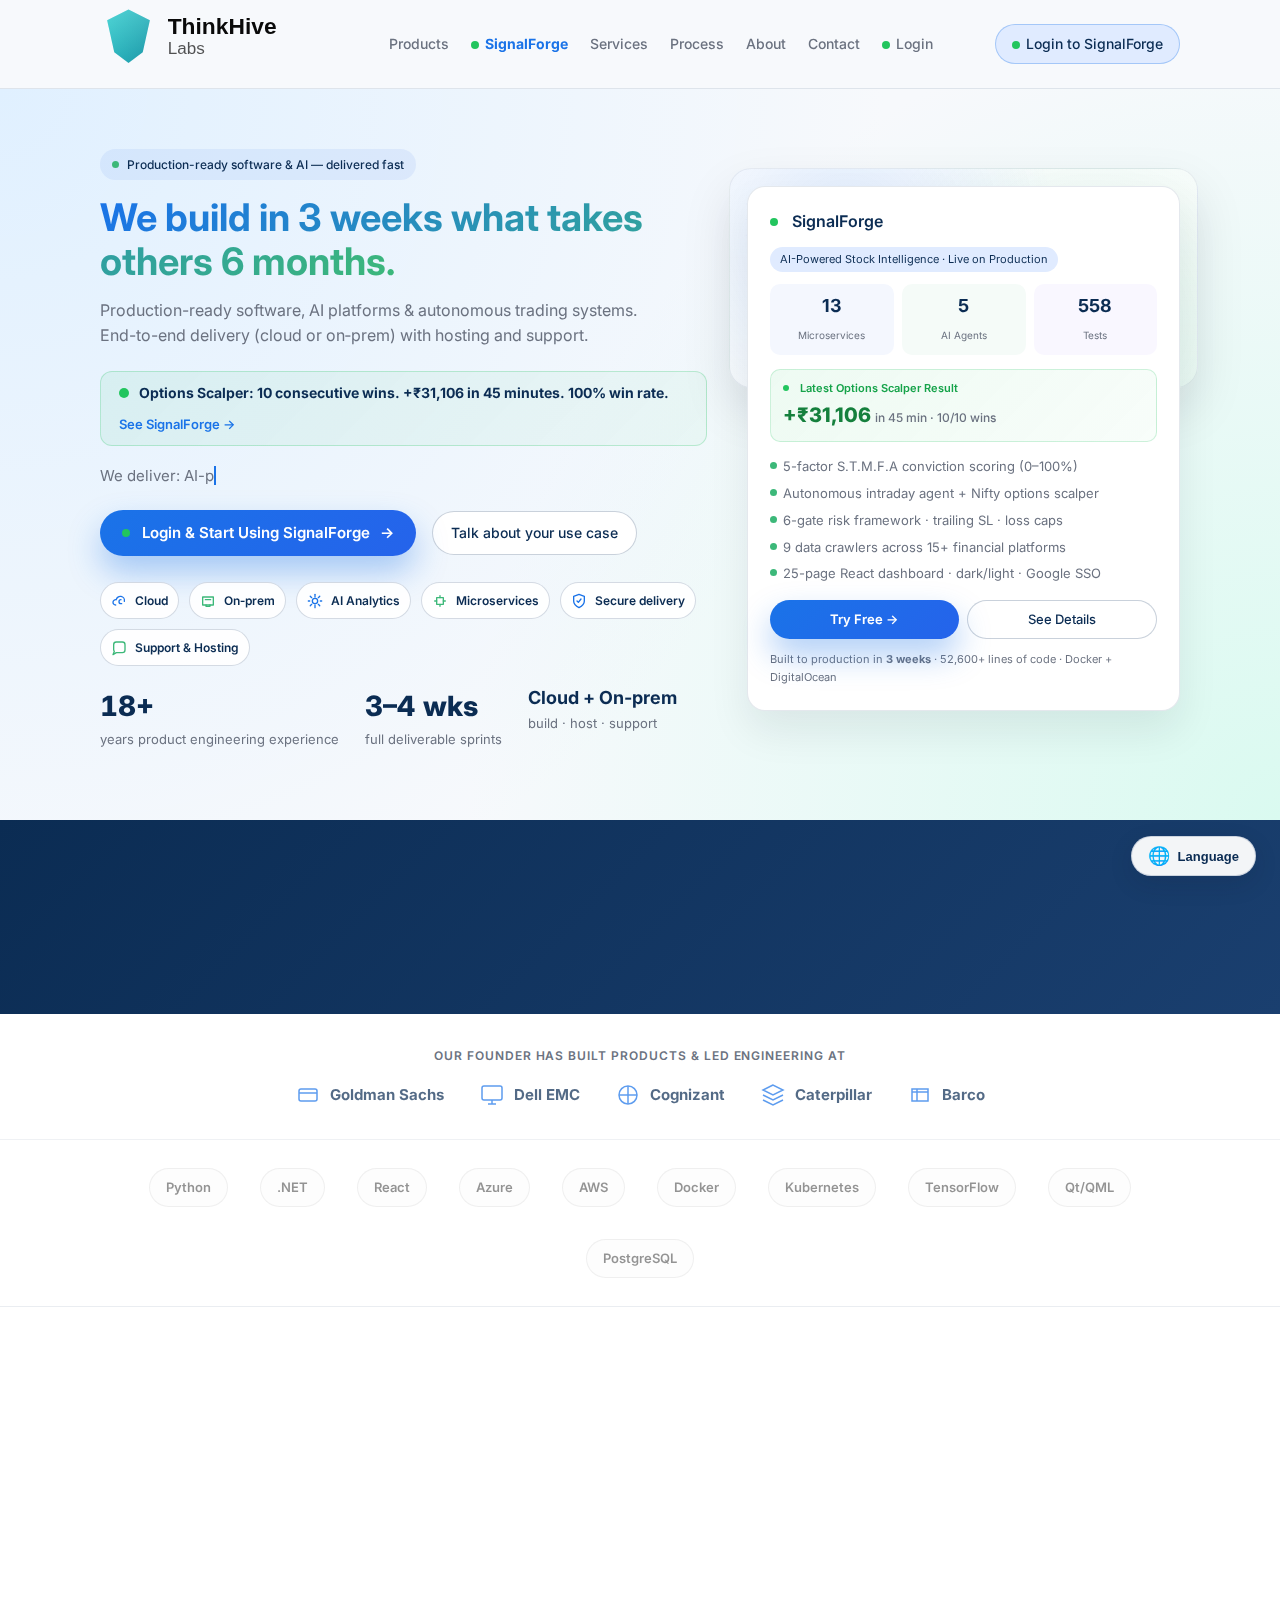
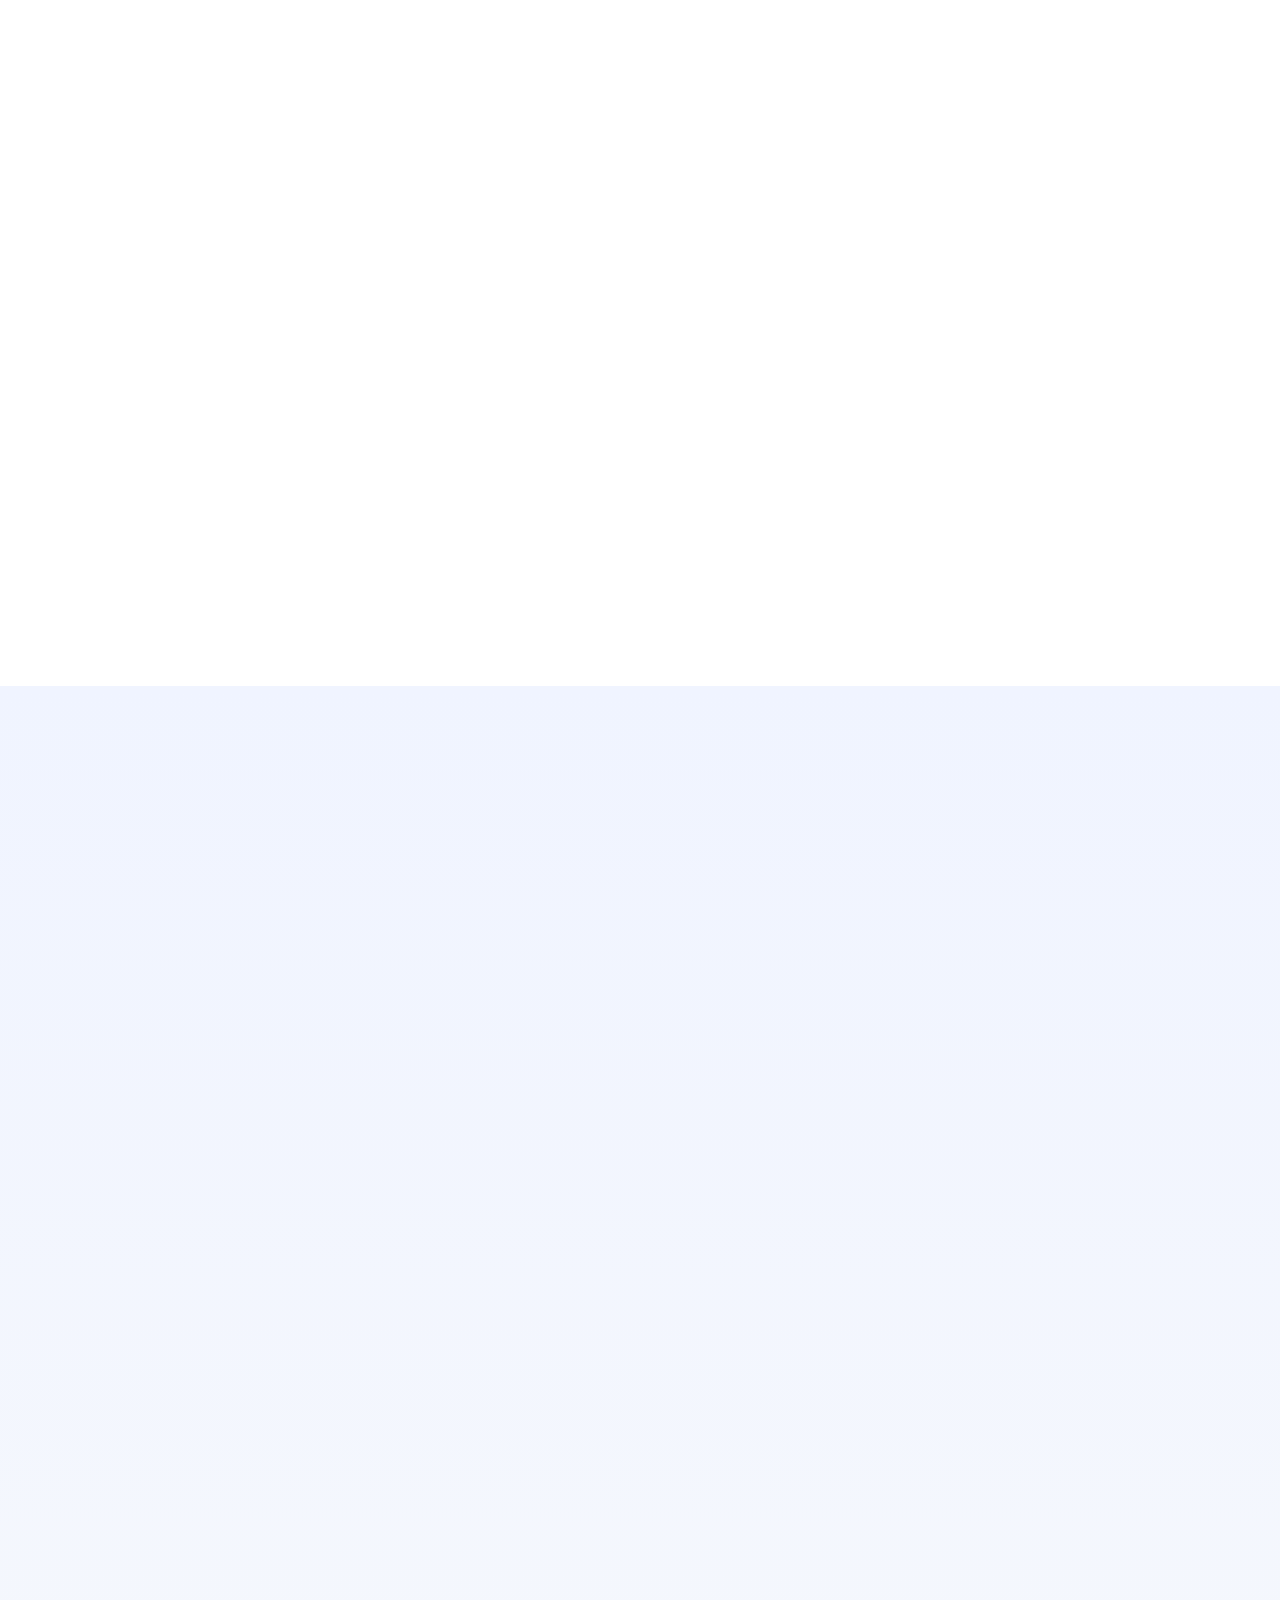
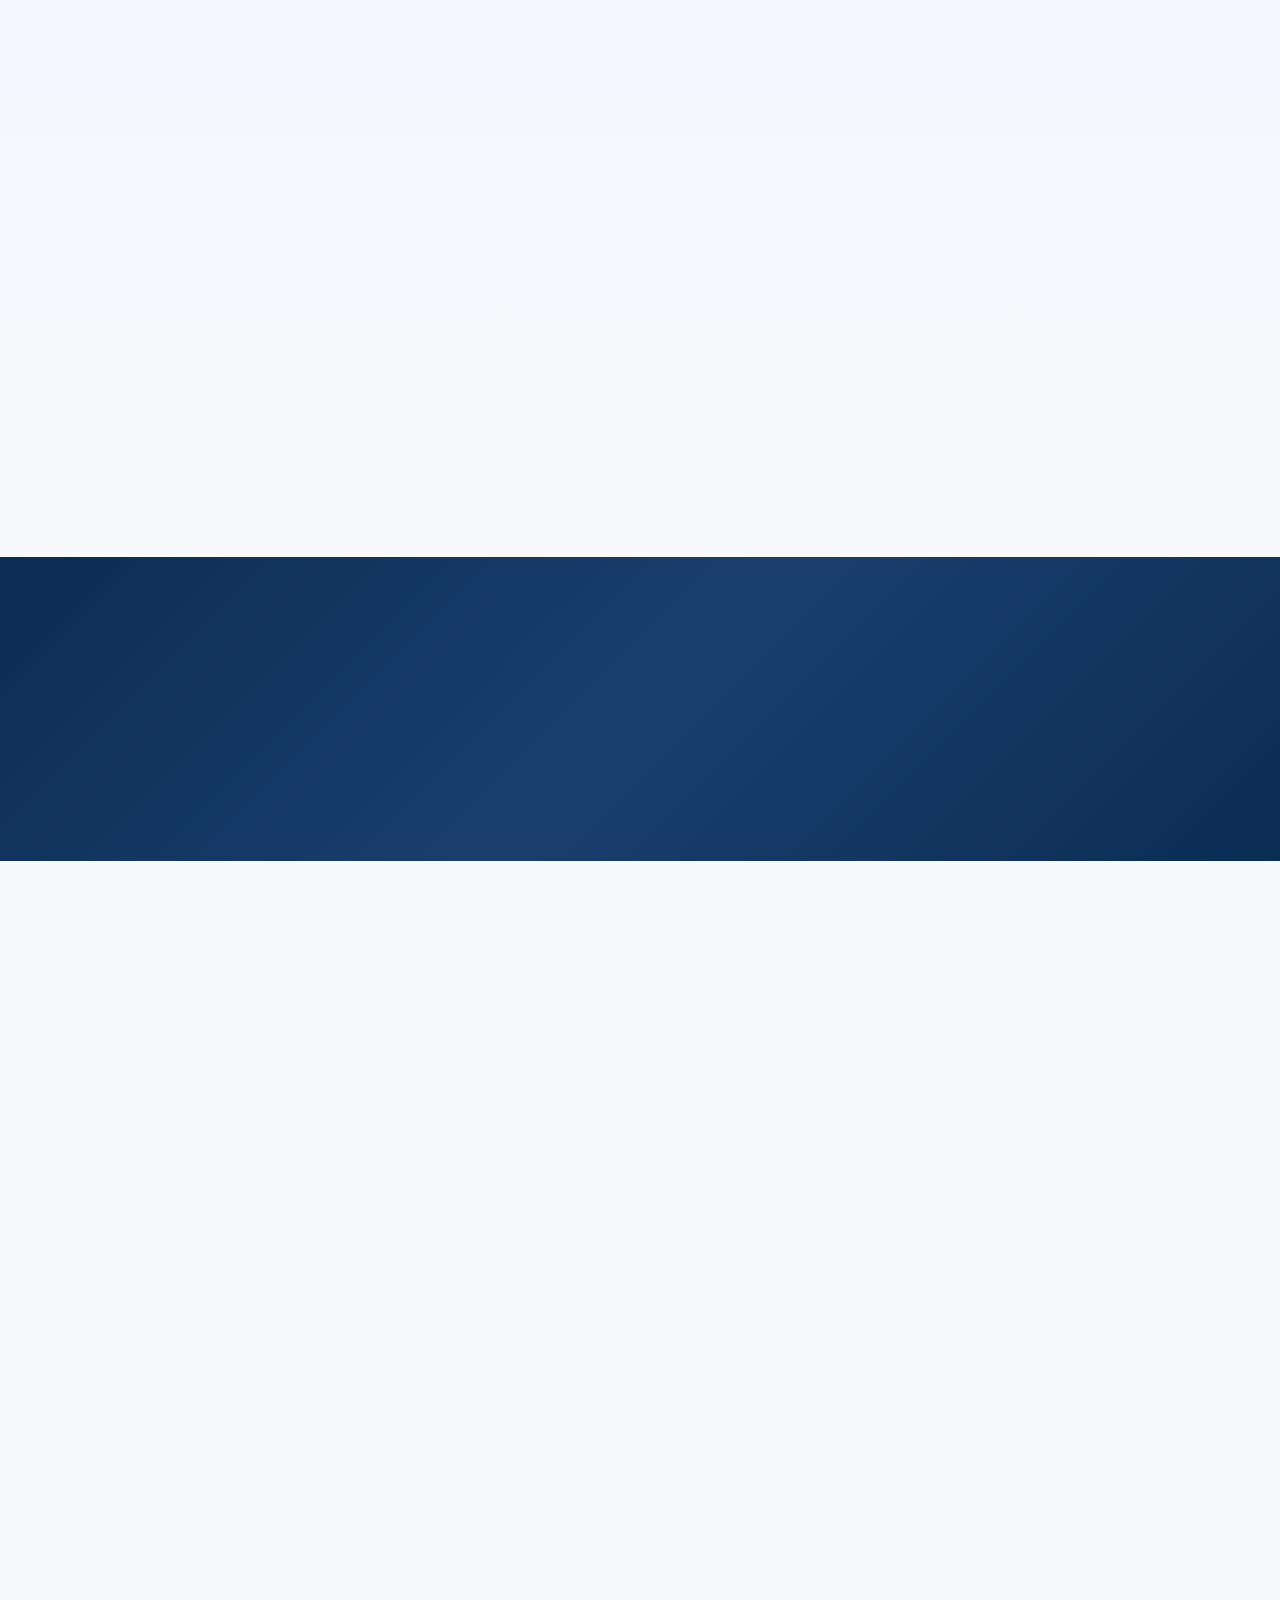
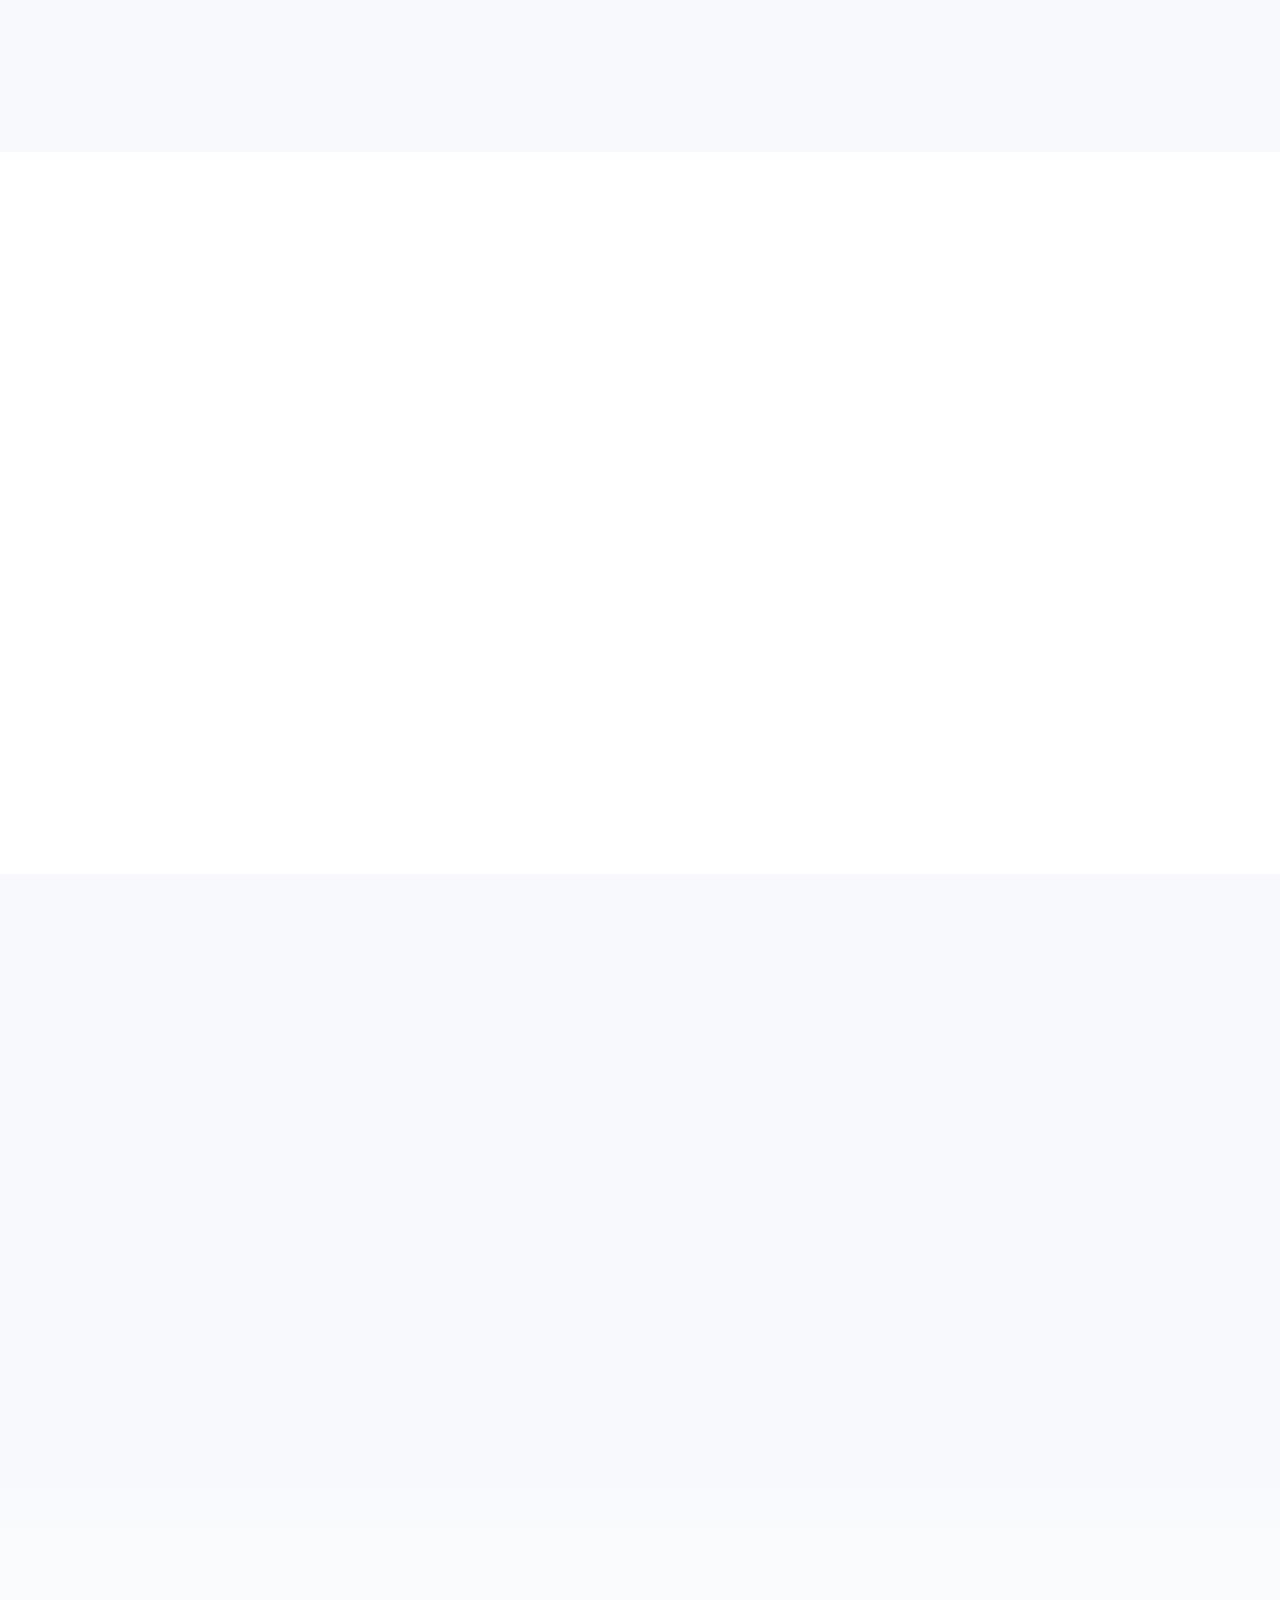
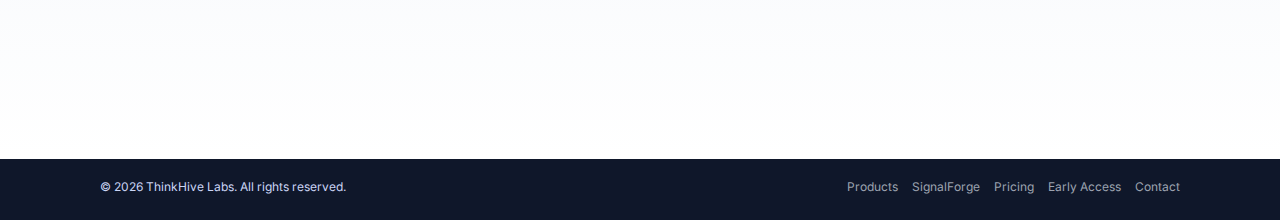
<file: index-backup.html>
<!DOCTYPE html>
<html lang="en">

<head>
    <meta charset="UTF-8" />
    <meta name="viewport" content="width=device-width, initial-scale=1.0" />
    <title>ThinkHive Labs | Intelligent Digital Products & AI Solutions</title>
    <meta name="description"
        content="ThinkHive Labs builds enterprise AI products and full-stack software platforms — from cloud to on-prem — including AIStockAnalyst (SignalForge), shipped to working conditions in 3 weeks and currently free to use." />
    <meta name="keywords" content="AI solutions, enterprise software, SignalForge, stock intelligence, machine learning, cloud deployment, on-prem AI, ThinkHive Labs" />
    <meta property="og:title" content="ThinkHive Labs | Intelligent Digital Products & AI Solutions" />
    <meta property="og:description" content="Production-ready AI products and full-stack platforms delivered in 3-4 weeks. Try SignalForge free." />
    <meta property="og:type" content="website" />
    <meta property="og:url" content="https://www.thinkhivelabs.com" />
    <meta name="twitter:card" content="summary_large_image" />
    <link rel="icon" type="image/png" sizes="32x32" href="assets/images/favicon-32x32.png">
    <link rel="icon" type="image/png" sizes="16x16" href="assets/images/favicon-16x16.png">
    <link rel="shortcut icon" href="assets/images/favicon.ico">
    <link rel="apple-touch-icon" sizes="180x180" href="assets/images/favicon-32x32.png">

    <!-- Google Font -->
    <link rel="preconnect" href="https://fonts.googleapis.com">
    <link rel="preconnect" href="https://fonts.gstatic.com" crossorigin>
    <link href="https://fonts.googleapis.com/css2?family=Inter:wght@300;400;500;600;700;800;900&display=swap" rel="stylesheet">

    <style>
        :root {
            --blue: #1a73e8;
            --blue-dark: #0b2c53;
            --green: #3cb879;
            --bg: #f7f9fc;
            --text: #1a1a1a;
            --muted: #6b7280;
            --card-bg: #ffffff;
            --border: #e5e7eb;
            --shadow-soft: 0 20px 40px rgba(15, 23, 42, 0.08);
            --shadow-med: 0 18px 38px rgba(15, 23, 42, 0.12);
            --radius-lg: 18px;
            --radius-md: 12px;
            --radius-sm: 8px;
            --max-width: 1120px;
        }

        * {
            box-sizing: border-box;
            margin: 0;
            padding: 0;
        }

        body {
            font-family: "Inter", system-ui, -apple-system, BlinkMacSystemFont, Arial, sans-serif;
            background: var(--bg);
            color: var(--text);
            line-height: 1.6;
        }

        /* Motion primitives */
        .reveal {
            opacity: 0;
            transform: translateY(14px);
            transition: opacity 600ms ease, transform 700ms cubic-bezier(.2, .8, .2, 1);
            will-change: opacity, transform;
        }

        .reveal.in-view {
            opacity: 1;
            transform: translateY(0);
        }

        @media (prefers-reduced-motion: reduce) {
            .reveal {
                opacity: 1;
                transform: none;
                transition: none;
            }

            .floaty {
                animation: none !important;
            }
        }

        a {
            color: inherit;
            text-decoration: none;
        }

        /* Layout helpers */
        .container {
            max-width: var(--max-width);
            margin: 0 auto;
            padding: 0 20px;
        }

        /* NAVBAR */
        header.navbar {
            position: sticky;
            top: 0;
            z-index: 50;
            background: rgba(247, 249, 252, 0.98);
            backdrop-filter: blur(10px);
            border-bottom: 1px solid rgba(148, 163, 184, 0.25);
        }

        .nav-inner {
            display: flex;
            align-items: center;
            justify-content: space-between;
            padding: 14px 20px;
        }

        .logo {
            display: flex;
            align-items: center;
            gap: 10px;
            font-weight: 700;
            font-size: 20px;
            color: var(--blue-dark);
        }

        .logo-img {
            height: 52px;
            /* Ideal navbar height */
            width: auto;
            margin-top: -4px;
            /* Optically aligns the logo */
        }

        @media (min-width: 1280px) {
            .logo-img {
                height: 64px;
                /* Desktop */
            }
        }

        .nav-inner {
            padding: 10px 20px;
            /* reduce navbar height */
            align-items: center;
            /* center logo vertically */
        }

        header.navbar .logo {
            display: flex;
            align-items: center;
            gap: 12px;
        }



        nav ul {
            list-style: none;
            display: flex;
            gap: 22px;
            font-size: 14px;
            font-weight: 500;
            color: var(--muted);
        }

        nav a:hover {
            color: var(--blue);
        }

        .nav-cta {
            padding: 8px 16px;
            border-radius: 999px;
            border: 1px solid rgba(26, 115, 232, 0.3);
            font-size: 14px;
            font-weight: 500;
            color: var(--blue-dark);
            background: #e0ebff;
        }

        .nav-cta:hover {
            background: #d1e1ff;
        }

        .nav-toggle {
            display: none;
            border: none;
            background: none;
            font-size: 24px;
        }

        /* HERO */
        .hero {
            background: radial-gradient(circle at top left, #e0f0ff, transparent 60%),
                radial-gradient(circle at bottom right, #dafaf0, transparent 55%);
            padding: 60px 0 70px;
        }

        .hero-inner {
            display: grid;
            grid-template-columns: minmax(0, 1.4fr) minmax(0, 1fr);
            gap: 40px;
            align-items: center;
        }

        .badge {
            display: inline-flex;
            align-items: center;
            gap: 8px;
            padding: 6px 12px;
            border-radius: 999px;
            background: rgba(37, 99, 235, 0.08);
            color: var(--blue-dark);
            font-size: 12px;
            font-weight: 500;
            margin-bottom: 16px;
        }

        .badge-dot {
            width: 7px;
            height: 7px;
            border-radius: 50%;
            background: var(--green);
        }

        .hero h1 {
            font-size: clamp(28px, 4vw, 38px);
            line-height: 1.15;
            color: var(--blue-dark);
            margin-bottom: 14px;
        }

        .hero p.hero-subtitle {
            font-size: 16px;
            color: var(--muted);
            max-width: 540px;
            margin-bottom: 22px;
        }

        .hero-actions {
            display: flex;
            flex-wrap: wrap;
            gap: 16px;
            align-items: center;
            margin-bottom: 26px;
        }

        .btn-primary {
            display: inline-flex;
            align-items: center;
            justify-content: center;
            gap: 6px;
            padding: 11px 22px;
            border-radius: 999px;
            border: none;
            background: linear-gradient(135deg, var(--blue), #2563eb);
            color: #ffffff;
            font-size: 15px;
            font-weight: 600;
            cursor: pointer;
            box-shadow: 0 16px 32px rgba(26, 115, 232, 0.35);
        }

        .btn-primary:hover {
            filter: brightness(1.05);
        }

        .btn-primary {
            transition: transform 180ms ease, filter 180ms ease;
        }

        .btn-primary:hover {
            transform: translateY(-1px);
        }

        .btn-ghost {
            display: inline-flex;
            align-items: center;
            justify-content: center;
            gap: 6px;
            padding: 10px 18px;
            border-radius: 999px;
            border: 1px solid rgba(148, 163, 184, 0.5);
            background: #ffffff;
            color: var(--blue-dark);
            font-size: 14px;
            font-weight: 500;
            cursor: pointer;
        }

        .hero-metrics {
            display: flex;
            flex-wrap: wrap;
            gap: 26px;
            font-size: 13px;
            color: var(--muted);
        }

        .hero-metric strong {
            display: block;
            font-size: 18px;
            color: var(--blue-dark);
        }

        .hero-card {
            background: #ffffff;
            border-radius: var(--radius-lg);
            box-shadow: var(--shadow-soft);
            padding: 22px 22px 24px;
            border: 1px solid rgba(148, 163, 184, 0.25);
            transition: transform 220ms ease, box-shadow 220ms ease;
        }

        .hero-card:hover {
            transform: translateY(-4px);
            box-shadow: var(--shadow-med);
        }

        .hero-right {
            position: relative;
        }

        .hero-visual {
            position: absolute;
            inset: -18px -18px auto -18px;
            height: 220px;
            border-radius: 22px;
            border: 1px solid rgba(148, 163, 184, 0.18);
            background:
                radial-gradient(circle at 25% 30%, rgba(26, 115, 232, 0.14), transparent 55%),
                radial-gradient(circle at 78% 70%, rgba(60, 184, 121, 0.14), transparent 60%),
                linear-gradient(180deg, rgba(255, 255, 255, 0.85), rgba(255, 255, 255, 0.55));
            box-shadow: 0 22px 50px rgba(15, 23, 42, 0.10);
            overflow: hidden;
            pointer-events: none;
        }

        .hero-visual svg {
            width: 100%;
            height: 100%;
            display: block;
            opacity: 0.92;
        }

        @keyframes dash {
            to {
                stroke-dashoffset: -120;
            }
        }

        .hero-visual svg g path {
            stroke-dasharray: 10 12;
            stroke-dashoffset: 0;
            animation: dash 10s linear infinite;
        }

        @media (prefers-reduced-motion: reduce) {
            .hero-visual svg g path {
                animation: none;
            }
        }

        @keyframes float {
            0% { transform: translateY(0); }
            50% { transform: translateY(-8px); }
            100% { transform: translateY(0); }
        }

        .floaty {
            animation: float 7s ease-in-out infinite;
        }

        .hero-card-title {
            font-size: 16px;
            font-weight: 600;
            color: var(--blue-dark);
            margin-bottom: 10px;
        }

        .hero-card-pill {
            display: inline-flex;
            align-items: center;
            gap: 6px;
            background: #e0ebff;
            border-radius: 999px;
            padding: 4px 10px;
            font-size: 11px;
            color: var(--blue-dark);
            margin-bottom: 12px;
        }

        .price-tag {
            font-size: 22px;
            font-weight: 700;
            margin: 10px 0 6px;
            color: var(--blue-dark);
        }

        .price-tag span {
            font-size: 13px;
            font-weight: 400;
            color: var(--muted);
        }

        .hero-card ul {
            list-style: none;
            font-size: 13px;
            color: var(--muted);
            margin: 12px 0 16px;
        }

        .hero-card li {
            display: flex;
            align-items: flex-start;
            gap: 6px;
            margin-bottom: 6px;
        }

        .check-dot {
            width: 7px;
            height: 7px;
            border-radius: 50%;
            background: var(--green);
            margin-top: 6px;
            flex-shrink: 0;
        }

        .hero-card-footer {
            font-size: 11px;
            color: var(--muted);
        }

        /* SECTION BASE */
        section {
            padding: 60px 0;
        }

        section:nth-of-type(even) {
            background: #ffffff;
        }

        .section-heading {
            text-align: center;
            margin-bottom: 32px;
        }

        .section-heading h2 {
            font-size: 24px;
            color: var(--blue-dark);
            margin-bottom: 8px;
        }

        .section-heading p {
            font-size: 14px;
            color: var(--muted);
            max-width: 560px;
            margin: 0 auto;
        }

        /* PRODUCTS */
        .product-grid {
            display: grid;
            grid-template-columns: repeat(auto-fit, minmax(250px, 1fr));
            gap: 24px;
        }

        .card {
            padding: 20px 20px 22px;
            border-radius: var(--radius-md);
            background: var(--card-bg);
            border: 1px solid var(--border);
            box-shadow: 0 10px 20px rgba(15, 23, 42, 0.03);
            text-align: left;
            transition: transform 220ms ease, box-shadow 220ms ease, border-color 220ms ease;
        }

        .card:hover {
            transform: translateY(-4px);
            box-shadow: 0 18px 38px rgba(15, 23, 42, 0.09);
            border-color: rgba(26, 115, 232, 0.18);
        }

        .card-tag {
            display: inline-flex;
            padding: 3px 9px;
            border-radius: 999px;
            font-size: 11px;
            font-weight: 500;
            color: var(--blue-dark);
            background: rgba(37, 99, 235, 0.08);
            margin-bottom: 10px;
        }

        .card h3 {
            font-size: 18px;
            margin-bottom: 6px;
            color: var(--blue-dark);
        }

        .card p {
            font-size: 13px;
            color: var(--muted);
            margin-bottom: 12px;
        }

        .card ul {
            list-style: none;
            font-size: 13px;
            color: var(--muted);
        }

        .card ul li {
            margin-bottom: 4px;
        }

        .card a.card-link {
            display: inline-flex;
            align-items: center;
            gap: 5px;
            font-size: 13px;
            font-weight: 500;
            color: var(--blue);
            margin-top: 10px;
        }

        .card-illustration {
            width: 100%;
            height: 120px;
            object-fit: cover;
            border-radius: 14px;
            border: 1px solid rgba(148, 163, 184, 0.25);
            margin-bottom: 12px;
            background: #ffffff;
        }

        .section-visual {
            width: 100%;
            max-width: 780px;
            margin: 14px auto 0;
            border-radius: 18px;
            border: 1px solid rgba(148, 163, 184, 0.25);
            background: #ffffff;
            box-shadow: 0 18px 38px rgba(15, 23, 42, 0.06);
            display: block;
        }

        .icon-strip {
            display: flex;
            flex-wrap: wrap;
            gap: 10px;
            margin: 10px 0 18px;
        }

        .icon-badge {
            display: inline-flex;
            align-items: center;
            gap: 8px;
            padding: 8px 10px;
            border-radius: 999px;
            border: 1px solid rgba(148, 163, 184, 0.40);
            background: rgba(255, 255, 255, 0.9);
            color: var(--blue-dark);
            font-size: 12px;
            font-weight: 600;
        }

        .icon-badge svg {
            width: 16px;
            height: 16px;
            flex: 0 0 16px;
            color: var(--blue);
        }

        .icon-badge.alt svg {
            color: var(--green);
        }

        .card-title-row {
            display: flex;
            align-items: center;
            gap: 10px;
        }

        .title-icon {
            width: 34px;
            height: 34px;
            border-radius: 12px;
            display: inline-flex;
            align-items: center;
            justify-content: center;
            border: 1px solid rgba(148, 163, 184, 0.35);
            background: rgba(255, 255, 255, 0.9);
            color: var(--blue);
            flex: 0 0 34px;
        }

        .title-icon.alt {
            color: var(--green);
        }

        .title-icon svg {
            width: 18px;
            height: 18px;
        }

        /* SIGNALFORGE FEATURE SECTION */
        .signalforge-section {
            display: grid;
            grid-template-columns: minmax(0, 1.2fr) minmax(0, 1fr);
            gap: 32px;
            align-items: center;
        }

        .signalforge-highlight {
            border-radius: var(--radius-lg);
            padding: 24px;
            background: radial-gradient(circle at top left, #e0f2ff, transparent 55%),
                radial-gradient(circle at bottom right, #d4fbe8, transparent 60%);
            border: 1px solid rgba(129, 140, 248, 0.25);
            box-shadow: var(--shadow-soft);
            transition: transform 220ms ease, box-shadow 220ms ease;
        }

        .signalforge-highlight:hover {
            transform: translateY(-3px);
            box-shadow: var(--shadow-med);
        }

        .signalforge-highlight h3 {
            font-size: 22px;
            color: var(--blue-dark);
            margin-bottom: 8px;
        }

        .signalforge-highlight p {
            font-size: 14px;
            color: var(--muted);
            margin-bottom: 16px;
        }

        .pill-row {
            display: flex;
            flex-wrap: wrap;
            gap: 8px;
            margin-bottom: 16px;
        }

        .pill {
            font-size: 12px;
            padding: 5px 10px;
            border-radius: 999px;
            border: 1px solid rgba(148, 163, 184, 0.5);
            background: rgba(255, 255, 255, 0.9);
            color: var(--blue-dark);
        }

        .signalforge-list {
            list-style: none;
            font-size: 13px;
            color: var(--muted);
            margin-bottom: 18px;
        }

        .signalforge-list li {
            margin-bottom: 5px;
        }

        .signalforge-sidecard {
            border-radius: var(--radius-md);
            padding: 18px 18px 20px;
            background: #ffffff;
            border: 1px solid var(--border);
            box-shadow: 0 14px 28px rgba(15, 23, 42, 0.05);
            font-size: 13px;
            color: var(--muted);
            transition: transform 220ms ease, box-shadow 220ms ease;
        }

        .signalforge-sidecard:hover {
            transform: translateY(-3px);
            box-shadow: 0 18px 38px rgba(15, 23, 42, 0.10);
        }

        .signalforge-sidecard h4 {
            font-size: 15px;
            margin-bottom: 8px;
            color: var(--blue-dark);
        }

        .signalforge-price {
            font-size: 20px;
            font-weight: 700;
            color: var(--blue-dark);
            margin-top: 6px;
        }

        .enterprise-grid {
            display: grid;
            grid-template-columns: repeat(auto-fit, minmax(220px, 1fr));
            gap: 18px;
            margin-top: 24px;
        }

        .enterprise-kpi {
            margin-top: 18px;
        }

        .insight-head {
            display: flex;
            align-items: center;
            gap: 10px;
            margin-bottom: 10px;
        }

        .insight-icon {
            width: 34px;
            height: 34px;
            border-radius: 12px;
            display: inline-flex;
            align-items: center;
            justify-content: center;
            border: 1px solid rgba(148, 163, 184, 0.35);
            background: rgba(255, 255, 255, 0.9);
            color: var(--blue);
            flex: 0 0 34px;
        }

        .insight-icon.alt {
            color: var(--green);
        }

        .insight-icon svg {
            width: 18px;
            height: 18px;
        }

        .insight-list {
            list-style: none;
            margin: 0;
            padding: 0;
        }

        .insight-list li {
            margin-bottom: 6px;
            line-height: 1.45;
        }

        .roi-box {
            padding: 12px;
            border-radius: 14px;
            border: 1px solid rgba(148, 163, 184, 0.35);
            background: rgba(247, 249, 252, 0.75);
        }

        .roi-eq {
            font-size: 13px;
            color: var(--blue-dark);
            font-weight: 700;
            letter-spacing: -0.1px;
        }

        .roi-sub {
            font-size: 12px;
            color: var(--muted);
            margin-top: 6px;
        }

        .enterprise-block {
            padding: 16px;
            border-radius: var(--radius-md);
            border: 1px solid var(--border);
            background: #ffffff;
            transition: transform 220ms ease, box-shadow 220ms ease;
        }

        .enterprise-block:hover {
            transform: translateY(-3px);
            box-shadow: 0 14px 30px rgba(15, 23, 42, 0.08);
        }

        .enterprise-block h4 {
            font-size: 15px;
            color: var(--blue-dark);
            margin-bottom: 8px;
        }

        .enterprise-block p,
        .enterprise-block li {
            font-size: 13px;
            color: var(--muted);
        }

        .enterprise-block ul {
            list-style: none;
        }

        /* SERVICES */
        .service-grid {
            display: grid;
            grid-template-columns: repeat(auto-fit, minmax(240px, 1fr));
            gap: 22px;
        }

        .service-card h3 {
            font-size: 17px;
            margin-bottom: 6px;
            color: var(--blue-dark);
        }

        .service-card p {
            font-size: 13px;
            color: var(--muted);
            margin-bottom: 10px;
        }

        .service-card ul {
            list-style: none;
            font-size: 13px;
            color: var(--muted);
        }

        /* PROCESS */
        .process-steps {
            display: grid;
            grid-template-columns: repeat(auto-fit, minmax(210px, 1fr));
            gap: 18px;
            margin-top: 10px;
        }

        .step {
            padding: 16px 16px 18px;
            border-radius: var(--radius-md);
            background: #ffffff;
            border: 1px dashed rgba(148, 163, 184, 0.7);
            font-size: 13px;
            color: var(--muted);
            transition: transform 220ms ease, box-shadow 220ms ease;
        }

        .step:hover {
            transform: translateY(-3px);
            box-shadow: 0 14px 28px rgba(15, 23, 42, 0.06);
        }

        .step-title {
            font-size: 14px;
            font-weight: 600;
            color: var(--blue-dark);
            margin-bottom: 6px;
        }

        /* ABOUT & CONTACT */
        .two-col {
            display: grid;
            grid-template-columns: minmax(0, 1.1fr) minmax(0, 1fr);
            gap: 28px;
            align-items: flex-start;
        }

        .contact-card {
            border-radius: var(--radius-md);
            background: #ffffff;
            padding: 20px 20px 22px;
            border: 1px solid var(--border);
            box-shadow: var(--shadow-soft);
            font-size: 14px;
            color: var(--muted);
            transition: transform 220ms ease, box-shadow 220ms ease;
        }

        .contact-card:hover {
            transform: translateY(-3px);
            box-shadow: var(--shadow-med);
        }

        .contact-card h3 {
            font-size: 18px;
            color: var(--blue-dark);
            margin-bottom: 8px;
        }

        .contact-card a {
            color: var(--blue);
            font-weight: 500;
        }

        .contact-card a.btn-primary {
            color: #ffffff;
        }

        .contact-meta {
            margin-top: 10px;
            font-size: 13px;
        }

        /* FOOTER */
        footer {
            padding: 18px 0 24px;
            background: #0f172a;
            color: #cbd5f5;
            font-size: 12px;
        }

        .footer-inner {
            display: flex;
            flex-wrap: wrap;
            align-items: center;
            justify-content: space-between;
            gap: 10px;
        }

        .footer-links {
            display: flex;
            flex-wrap: wrap;
            gap: 14px;
        }

        .footer-links a {
            color: #9ca3af;
        }

        .footer-links a:hover {
            color: #e5e7eb;
        }

        /* ===== ANIMATED GRADIENT TEXT ===== */
        .gradient-text {
            background: linear-gradient(135deg, var(--blue), var(--green), #8b5cf6, var(--blue));
            background-size: 300% 300%;
            -webkit-background-clip: text;
            -webkit-text-fill-color: transparent;
            background-clip: text;
            animation: gradient-shift 6s ease infinite;
        }

        @keyframes gradient-shift {
            0% { background-position: 0% 50%; }
            50% { background-position: 100% 50%; }
            100% { background-position: 0% 50%; }
        }

        /* ===== ANIMATED BACKGROUND PARTICLES ===== */
        .particles-bg {
            position: fixed;
            top: 0; left: 0;
            width: 100%; height: 100%;
            pointer-events: none;
            z-index: 0;
            overflow: hidden;
        }

        .particle {
            position: absolute;
            border-radius: 50%;
            opacity: 0;
            animation: particle-float linear infinite;
        }

        @keyframes particle-float {
            0% { opacity: 0; transform: translateY(100vh) scale(0); }
            10% { opacity: 1; }
            90% { opacity: 1; }
            100% { opacity: 0; transform: translateY(-10vh) scale(1); }
        }

        /* ===== TYPING ANIMATION ===== */
        .typing-wrapper {
            display: inline-block;
            position: relative;
        }

        .typing-text {
            display: inline;
            border-right: 2px solid var(--blue);
            animation: blink-caret 0.75s step-end infinite;
            white-space: nowrap;
        }

        @keyframes blink-caret {
            from, to { border-color: transparent; }
            50% { border-color: var(--blue); }
        }

        /* ===== ANIMATED COUNTER ===== */
        .counter-value {
            font-size: 28px;
            font-weight: 800;
            color: var(--blue-dark);
            display: block;
            font-variant-numeric: tabular-nums;
        }

        /* ===== GLOWING PULSE ON CTA ===== */
        .btn-primary {
            position: relative;
            overflow: hidden;
        }

        .btn-primary::before {
            content: '';
            position: absolute;
            top: 50%; left: 50%;
            width: 0; height: 0;
            border-radius: 50%;
            background: rgba(255,255,255,0.15);
            transform: translate(-50%, -50%);
            transition: width 0.6s ease, height 0.6s ease;
        }

        .btn-primary:hover::before {
            width: 300px;
            height: 300px;
        }

        @keyframes glow-pulse {
            0%, 100% { box-shadow: 0 0 20px rgba(26, 115, 232, 0.3); }
            50% { box-shadow: 0 0 40px rgba(26, 115, 232, 0.6), 0 0 60px rgba(60, 184, 121, 0.3); }
        }

        .btn-primary.glow {
            animation: glow-pulse 3s ease-in-out infinite;
        }

        /* ===== LANGUAGE SWITCHER ===== */
        .lang-switcher {
            position: fixed;
            bottom: 24px;
            right: 24px;
            z-index: 100;
            display: flex;
            flex-direction: column;
            align-items: flex-end;
            gap: 6px;
        }

        .lang-btn {
            display: flex;
            align-items: center;
            gap: 8px;
            padding: 10px 16px;
            border-radius: 999px;
            border: 1px solid rgba(148,163,184,0.4);
            background: rgba(255,255,255,0.95);
            backdrop-filter: blur(12px);
            font-size: 13px;
            font-weight: 600;
            color: var(--blue-dark);
            cursor: pointer;
            box-shadow: 0 8px 24px rgba(15,23,42,0.12);
            transition: all 0.3s ease;
        }

        .lang-btn:hover {
            transform: translateY(-2px);
            box-shadow: 0 12px 32px rgba(15,23,42,0.18);
        }

        .lang-btn .flag {
            font-size: 18px;
            line-height: 1;
        }

        .lang-dropdown {
            display: none;
            flex-direction: column;
            gap: 4px;
            background: rgba(255,255,255,0.98);
            backdrop-filter: blur(12px);
            border-radius: 14px;
            border: 1px solid rgba(148,163,184,0.3);
            padding: 8px;
            box-shadow: 0 16px 40px rgba(15,23,42,0.15);
            min-width: 180px;
        }

        .lang-dropdown.open {
            display: flex;
            animation: fadeInUp 0.3s ease;
        }

        .lang-option {
            display: flex;
            align-items: center;
            gap: 10px;
            padding: 8px 12px;
            border-radius: 10px;
            border: none;
            background: transparent;
            font-size: 13px;
            font-weight: 500;
            color: var(--blue-dark);
            cursor: pointer;
            transition: background 0.2s ease;
            text-align: left;
            width: 100%;
        }

        .lang-option:hover, .lang-option.active {
            background: rgba(26,115,232,0.08);
        }

        .lang-option .flag {
            font-size: 20px;
        }

        @keyframes fadeInUp {
            from { opacity: 0; transform: translateY(8px); }
            to { opacity: 1; transform: translateY(0); }
        }

        /* ===== SCROLL PROGRESS BAR ===== */
        .scroll-progress {
            position: fixed;
            top: 0;
            left: 0;
            width: 0%;
            height: 3px;
            background: linear-gradient(90deg, var(--blue), var(--green), #8b5cf6);
            z-index: 999;
            transition: width 30ms linear;
        }

        /* ===== BACK TO TOP ===== */
        .back-to-top {
            position: fixed;
            bottom: 80px;
            right: 28px;
            z-index: 90;
            width: 42px;
            height: 42px;
            border-radius: 50%;
            border: 1px solid rgba(148,163,184,0.4);
            background: rgba(255,255,255,0.95);
            backdrop-filter: blur(8px);
            box-shadow: 0 8px 20px rgba(15,23,42,0.1);
            display: flex;
            align-items: center;
            justify-content: center;
            cursor: pointer;
            opacity: 0;
            transform: translateY(10px);
            transition: all 0.3s ease;
            color: var(--blue-dark);
        }

        .back-to-top.visible {
            opacity: 1;
            transform: translateY(0);
        }

        .back-to-top:hover {
            background: var(--blue);
            color: #fff;
            transform: translateY(-2px);
        }

        /* ===== ANIMATED STATS ROW ===== */
        .stats-banner {
            background: linear-gradient(135deg, #0b2c53 0%, #1a3f6f 50%, #0b2c53 100%);
            background-size: 200% 200%;
            animation: gradient-shift 8s ease infinite;
            padding: 40px 0;
            color: #ffffff;
        }

        .stats-grid {
            display: grid;
            grid-template-columns: repeat(4, 1fr);
            gap: 24px;
            text-align: center;
        }

        .stat-item {
            padding: 16px;
        }

        .stat-item .counter-value {
            color: #ffffff;
            font-size: 36px;
        }

        .stat-item .stat-label {
            font-size: 13px;
            color: rgba(255,255,255,0.7);
            margin-top: 4px;
        }

        /* ===== TRUST LOGOS BAR ===== */
        .trust-bar {
            padding: 28px 0;
            background: #ffffff;
            border-bottom: 1px solid rgba(148,163,184,0.2);
        }

        .trust-bar-inner {
            display: flex;
            align-items: center;
            justify-content: center;
            gap: 32px;
            flex-wrap: wrap;
            opacity: 0.5;
            filter: grayscale(100%);
            transition: all 0.4s ease;
        }

        .trust-bar-inner:hover {
            opacity: 0.8;
            filter: grayscale(30%);
        }

        .tech-logo {
            font-size: 13px;
            font-weight: 600;
            color: var(--blue-dark);
            padding: 8px 16px;
            border-radius: 999px;
            border: 1px solid rgba(148,163,184,0.3);
            background: rgba(247,249,252,0.8);
        }

        /* ===== TESTIMONIAL / SOCIAL PROOF ===== */
        .social-proof {
            padding: 48px 0;
            background: linear-gradient(180deg, #f7f9fc, #ffffff);
        }

        .proof-card {
            max-width: 680px;
            margin: 0 auto;
            text-align: center;
            padding: 32px;
            border-radius: var(--radius-lg);
            background: #ffffff;
            border: 1px solid rgba(148,163,184,0.2);
            box-shadow: var(--shadow-soft);
            position: relative;
        }

        .proof-card::before {
            content: '"';
            position: absolute;
            top: -10px;
            left: 30px;
            font-size: 72px;
            color: rgba(26,115,232,0.12);
            font-family: Georgia, serif;
            line-height: 1;
        }

        .proof-card blockquote {
            font-size: 16px;
            color: var(--blue-dark);
            line-height: 1.7;
            margin-bottom: 16px;
            font-style: italic;
        }

        .proof-card cite {
            font-size: 13px;
            color: var(--muted);
            font-style: normal;
        }

        /* ===== LIVE INDICATOR ===== */
        .live-dot {
            display: inline-block;
            width: 8px;
            height: 8px;
            border-radius: 50%;
            background: #22c55e;
            margin-right: 6px;
            animation: pulse-live 2s ease-in-out infinite;
        }

        @keyframes pulse-live {
            0%, 100% { box-shadow: 0 0 0 0 rgba(34,197,94,0.4); }
            50% { box-shadow: 0 0 0 6px rgba(34,197,94,0); }
        }

        /* ===== ENHANCED CARD HOVER SHINE ===== */
        .card::after {
            content: '';
            position: absolute;
            top: 0; left: -75%;
            width: 50%; height: 100%;
            background: linear-gradient(to right, transparent, rgba(255,255,255,0.3), transparent);
            transform: skewX(-25deg);
            transition: left 0.5s ease;
            pointer-events: none;
        }

        .card {
            position: relative;
            overflow: hidden;
        }

        .card:hover::after {
            left: 125%;
        }

        /* ===== RESPONSIVE ===== */
        @media (max-width: 880px) {

            .hero-inner,
            .signalforge-section,
            .two-col {
                grid-template-columns: minmax(0, 1fr);
            }

            .hero {
                padding-top: 40px;
            }

            .hero-visual {
                position: relative;
                inset: auto;
                height: 180px;
                margin-bottom: 14px;
            }

            nav ul {
                display: none;
                flex-direction: column;
                background: rgba(247, 249, 252, 0.98);
                position: absolute;
                right: 16px;
                top: 58px;
                padding: 12px 18px;
                border-radius: 12px;
                box-shadow: 0 14px 28px rgba(15, 23, 42, 0.15);
            }

            nav ul.open {
                display: flex;
            }

            .nav-toggle {
                display: block;
            }

            .nav-cta {
                display: none;
            }

            .stats-grid {
                grid-template-columns: repeat(2, 1fr);
            }

            .lang-switcher {
                bottom: 16px;
                right: 16px;
            }
        }

        @media (max-width: 480px) {
            .stats-grid {
                grid-template-columns: 1fr;
            }
        }

        /* ===== SCALPER PROOF LINE ===== */
        .scalper-proof-line {
            display: inline-flex;
            align-items: center;
            gap: 10px;
            padding: 10px 18px;
            border-radius: 12px;
            background: linear-gradient(135deg, rgba(34,197,94,0.08), rgba(34,197,94,0.04));
            border: 1px solid rgba(34,197,94,0.25);
            margin-bottom: 18px;
            font-size: 14px;
            color: var(--blue-dark);
            text-decoration: none;
            transition: all 0.3s ease;
            flex-wrap: wrap;
        }

        .scalper-proof-line:hover {
            background: linear-gradient(135deg, rgba(34,197,94,0.14), rgba(34,197,94,0.08));
            border-color: rgba(34,197,94,0.4);
            transform: translateY(-1px);
        }

        .proof-pulse {
            width: 10px;
            height: 10px;
            border-radius: 50%;
            background: #22c55e;
            animation: pulse-live 2s ease-in-out infinite;
            flex-shrink: 0;
        }

        .proof-arrow {
            font-weight: 600;
            color: var(--blue);
            font-size: 13px;
            white-space: nowrap;
        }

        /* ===== CREDIBILITY BAR ===== */
        .credibility-bar {
            padding: 32px 0;
            background: #ffffff;
            border-bottom: 1px solid rgba(148,163,184,0.15);
        }

        .credibility-label {
            text-align: center;
            font-size: 12px;
            font-weight: 600;
            text-transform: uppercase;
            letter-spacing: 0.08em;
            color: var(--muted);
            margin-bottom: 18px;
        }

        .credibility-logos {
            display: flex;
            align-items: center;
            justify-content: center;
            gap: 36px;
            flex-wrap: wrap;
        }

        .cred-logo {
            display: flex;
            align-items: center;
            gap: 10px;
            font-size: 15px;
            font-weight: 700;
            color: var(--blue-dark);
            opacity: 0.7;
            transition: opacity 0.3s ease;
        }

        .cred-logo:hover {
            opacity: 1;
        }

        .cred-logo svg {
            color: var(--blue);
            flex-shrink: 0;
        }

        /* ===== SIGNALFORGE METRICS GRID ===== */
        .sf-metrics-grid {
            display: grid;
            grid-template-columns: repeat(3, 1fr);
            gap: 16px;
            margin-bottom: 32px;
        }

        .sf-metric-card {
            text-align: center;
            padding: 24px 16px;
            border-radius: 16px;
            background: #ffffff;
            border: 1px solid rgba(148,163,184,0.2);
            box-shadow: 0 8px 24px rgba(15,23,42,0.04);
            transition: transform 0.3s ease, box-shadow 0.3s ease;
        }

        .sf-metric-card:hover {
            transform: translateY(-4px);
            box-shadow: 0 16px 32px rgba(15,23,42,0.08);
        }

        .sf-metric-number {
            display: block;
            font-size: 36px;
            font-weight: 800;
            color: var(--blue-dark);
            line-height: 1.2;
            font-variant-numeric: tabular-nums;
        }

        .sf-metric-label {
            display: block;
            font-size: 14px;
            font-weight: 600;
            color: var(--blue-dark);
            margin-top: 4px;
        }

        .sf-metric-sub {
            display: block;
            font-size: 12px;
            color: var(--muted);
            margin-top: 4px;
        }

        /* ===== SF PERFORMANCE WIDGET ===== */
        .sf-performance {
            background: #ffffff;
            border-radius: 20px;
            border: 1px solid rgba(148,163,184,0.2);
            box-shadow: 0 12px 32px rgba(15,23,42,0.06);
            padding: 28px;
            margin-bottom: 32px;
            overflow: hidden;
        }

        .sf-perf-header {
            display: flex;
            align-items: center;
            gap: 10px;
            margin-bottom: 20px;
            flex-wrap: wrap;
        }

        .sf-perf-header h3 {
            font-size: 18px;
            color: var(--blue-dark);
            margin: 0;
        }

        .sf-perf-updated {
            font-size: 12px;
            color: var(--muted);
            margin-left: auto;
        }

        .sf-perf-grid {
            display: grid;
            grid-template-columns: repeat(4, 1fr);
            gap: 16px;
        }

        .sf-perf-card {
            padding: 20px;
            border-radius: 14px;
            background: rgba(247,249,252,0.8);
            border: 1px solid rgba(148,163,184,0.15);
            text-align: center;
        }

        .sf-perf-card.sf-perf-highlight {
            background: linear-gradient(135deg, rgba(34,197,94,0.06), rgba(34,197,94,0.02));
            border-color: rgba(34,197,94,0.2);
        }

        .sf-perf-value {
            display: block;
            font-size: 28px;
            font-weight: 800;
            color: var(--blue-dark);
            line-height: 1.2;
        }

        .sf-perf-label {
            display: block;
            font-size: 13px;
            font-weight: 600;
            color: var(--blue-dark);
            margin-top: 6px;
        }

        .sf-perf-detail {
            display: block;
            font-size: 11px;
            color: var(--muted);
            margin-top: 4px;
        }

        /* ===== SF FEATURES GRID ===== */
        .sf-features-grid {
            display: grid;
            grid-template-columns: repeat(3, 1fr);
            gap: 18px;
        }

        .sf-feature-card {
            padding: 22px;
            border-radius: 16px;
            background: #ffffff;
            border: 1px solid rgba(148,163,184,0.2);
            box-shadow: 0 6px 18px rgba(15,23,42,0.03);
            transition: transform 0.3s ease, box-shadow 0.3s ease;
        }

        .sf-feature-card:hover {
            transform: translateY(-4px);
            box-shadow: 0 14px 28px rgba(15,23,42,0.08);
        }

        .sf-feature-icon {
            width: 40px;
            height: 40px;
            border-radius: 12px;
            display: inline-flex;
            align-items: center;
            justify-content: center;
            background: rgba(26,115,232,0.08);
            color: var(--blue);
            margin-bottom: 12px;
        }

        .sf-feature-icon.alt {
            background: rgba(60,184,121,0.08);
            color: var(--green);
        }

        .sf-feature-icon svg {
            width: 20px;
            height: 20px;
        }

        .sf-feature-card h4 {
            font-size: 15px;
            color: var(--blue-dark);
            margin-bottom: 6px;
        }

        .sf-feature-card p {
            font-size: 13px;
            color: var(--muted);
            line-height: 1.5;
        }

        /* ===== PRICING GRID ===== */
        .pricing-grid {
            display: grid;
            grid-template-columns: repeat(4, 1fr);
            gap: 20px;
        }

        .pricing-card {
            padding: 28px 22px;
            border-radius: 18px;
            background: #ffffff;
            border: 1px solid rgba(148,163,184,0.2);
            box-shadow: 0 8px 24px rgba(15,23,42,0.04);
            transition: transform 0.3s ease, box-shadow 0.3s ease;
            position: relative;
            display: flex;
            flex-direction: column;
        }

        .pricing-card:hover {
            transform: translateY(-6px);
            box-shadow: 0 20px 40px rgba(15,23,42,0.1);
        }

        .pricing-featured {
            border-color: var(--blue);
            box-shadow: 0 12px 32px rgba(26,115,232,0.12);
        }

        .pricing-badge {
            position: absolute;
            top: -12px;
            left: 50%;
            transform: translateX(-50%);
            padding: 4px 14px;
            border-radius: 999px;
            background: linear-gradient(135deg, var(--blue), #2563eb);
            color: #fff;
            font-size: 11px;
            font-weight: 700;
            white-space: nowrap;
        }

        .pricing-tag {
            font-size: 11px;
            font-weight: 700;
            text-transform: uppercase;
            letter-spacing: 0.06em;
            color: var(--blue);
            margin-bottom: 6px;
        }

        .pricing-card h3 {
            font-size: 18px;
            color: var(--blue-dark);
            margin-bottom: 8px;
        }

        .pricing-price {
            font-size: 26px;
            font-weight: 800;
            color: var(--blue-dark);
            margin-bottom: 12px;
        }

        .pricing-price span {
            font-size: 13px;
            font-weight: 400;
            color: var(--muted);
        }

        .pricing-card > p {
            font-size: 13px;
            color: var(--muted);
            margin-bottom: 16px;
            line-height: 1.5;
        }

        .pricing-features {
            list-style: none;
            font-size: 13px;
            color: var(--muted);
            margin-bottom: 20px;
            flex: 1;
        }

        .pricing-features li {
            display: flex;
            align-items: flex-start;
            gap: 8px;
            margin-bottom: 8px;
        }

        .pricing-cta {
            display: block;
            text-align: center;
            padding: 10px 18px;
            border-radius: 999px;
            border: 1px solid rgba(26,115,232,0.3);
            color: var(--blue-dark);
            font-size: 14px;
            font-weight: 600;
            background: rgba(26,115,232,0.06);
            transition: all 0.3s ease;
        }

        .pricing-cta:hover {
            background: rgba(26,115,232,0.12);
            transform: translateY(-1px);
        }

        .pricing-cta.featured {
            background: linear-gradient(135deg, var(--blue), #2563eb);
            color: #fff;
            border-color: transparent;
            box-shadow: 0 8px 20px rgba(26,115,232,0.3);
        }

        .pricing-cta.featured:hover {
            box-shadow: 0 12px 28px rgba(26,115,232,0.4);
        }

        /* ===== WAITLIST FORM ===== */
        .waitlist-form {
            max-width: 560px;
            margin: 0 auto;
        }

        .waitlist-input-group {
            display: flex;
            gap: 8px;
            flex-wrap: wrap;
            justify-content: center;
        }

        .waitlist-input {
            flex: 1;
            min-width: 200px;
            padding: 12px 16px;
            border-radius: 999px;
            border: 1px solid rgba(255,255,255,0.2);
            background: rgba(255,255,255,0.1);
            color: #fff;
            font-size: 14px;
            outline: none;
            transition: all 0.3s ease;
        }

        .waitlist-input::placeholder {
            color: rgba(255,255,255,0.5);
        }

        .waitlist-input:focus {
            border-color: rgba(255,255,255,0.4);
            background: rgba(255,255,255,0.15);
        }

        .waitlist-select {
            padding: 12px 16px;
            border-radius: 999px;
            border: 1px solid rgba(255,255,255,0.2);
            background: rgba(255,255,255,0.1);
            color: #fff;
            font-size: 13px;
            outline: none;
            cursor: pointer;
        }

        .waitlist-select option {
            background: #1a3f6f;
            color: #fff;
        }

        .waitlist-btn {
            padding: 12px 24px;
            white-space: nowrap;
        }

        /* ===== RESPONSIVE FIXES FOR NEW SECTIONS ===== */
        @media (max-width: 880px) {
            .sf-metrics-grid {
                grid-template-columns: repeat(2, 1fr);
            }

            .sf-perf-grid {
                grid-template-columns: repeat(2, 1fr);
            }

            .sf-features-grid {
                grid-template-columns: repeat(2, 1fr);
            }

            .pricing-grid {
                grid-template-columns: 1fr;
                max-width: 400px;
                margin: 0 auto;
            }

            .credibility-logos {
                gap: 20px;
            }

            .scalper-proof-line {
                font-size: 13px;
                padding: 8px 14px;
            }
        }

        @media (max-width: 600px) {
            .sf-metrics-grid {
                grid-template-columns: 1fr 1fr;
            }

            .sf-perf-grid {
                grid-template-columns: 1fr;
            }

            .sf-features-grid {
                grid-template-columns: 1fr;
            }

            .waitlist-input-group {
                flex-direction: column;
                align-items: stretch;
            }

            .waitlist-input, .waitlist-select, .waitlist-btn {
                border-radius: 12px;
            }
        }
    </style>
</head>

<body>

    <!-- Scroll Progress Bar -->
    <div class="scroll-progress" id="scrollProgress"></div>

    <!-- Animated Background Particles -->
    <div class="particles-bg" id="particles" aria-hidden="true"></div>

    <header class="navbar">
        <div class="container nav-inner">
            <a href="/" class="logo-link">
                <img src="assets/images/thinkhive.svg" class="logo-img" alt="ThinkHive Labs Logo" onerror="this.onerror=null;this.src='assets/images/thinkhive-logo.png';">
            </a>
            <nav>
                <button class="nav-toggle" aria-label="Toggle navigation" onclick="toggleNav()">☰</button>
                <ul id="nav-menu">
                    <li><a href="#products">Products</a></li>
                    <li><a href="#signalforge" style="color:var(--blue);font-weight:700;"><span class="live-dot"></span>SignalForge</a></li>
                    <li><a href="#services">Services</a></li>
                    <li><a href="#process">Process</a></li>
                    <li><a href="#about">About</a></li>
                    <li><a href="#contact">Contact</a></li>
                    <li><a href="https://sf.thinkhivelabs.com/" target="_blank" rel="noopener noreferrer"><span class="live-dot"></span>Login</a></li>
                </ul>
            </nav>

            <a href="https://sf.thinkhivelabs.com/" target="_blank" rel="noopener noreferrer" class="nav-cta"><span class="live-dot"></span>Login to SignalForge</a>
        </div>
    </header>

    <main id="top">

        <!-- HERO -->
        <section class="hero">
            <div class="container hero-inner">
                <div class="reveal" data-reveal>
                    <div class="badge">
                        <span class="badge-dot"></span>
                        <span data-i18n="hero_badge">Production-ready software & AI — delivered fast</span>
                    </div>
                    <h1><span class="gradient-text" data-i18n="hero_title">We build in 3 weeks what takes others 6 months.</span></h1>
                    <p class="hero-subtitle">
                        Production-ready software, AI platforms & autonomous trading systems.
                        End-to-end delivery (cloud or on‑prem) with hosting and support.
                    </p>

                    <!-- ABOVE-FOLD PERFORMANCE LINE -->
                    <a href="#signalforge" class="scalper-proof-line">
                        <span class="proof-pulse"></span>
                        <span><strong>Options Scalper: 10 consecutive wins. +₹31,106 in 45 minutes. 100% win rate.</strong></span>
                        <span class="proof-arrow">See SignalForge →</span>
                    </a>

                    <!-- Typing animation area -->
                    <div style="margin-bottom: 18px; font-size: 15px; color: var(--muted); min-height: 28px;">
                        <span data-i18n="we_deliver">We deliver:</span> <span class="typing-wrapper"><span class="typing-text" id="typingText"></span></span>
                    </div>

                    <div class="hero-actions">
                        <a href="https://sf.thinkhivelabs.com/" target="_blank" rel="noopener noreferrer" class="btn-primary glow"><span class="live-dot"></span> <span data-i18n="cta_login">Login & Start Using SignalForge</span> &nbsp;→</a>
                        <a href="#contact" class="btn-ghost" data-i18n="cta_talk">Talk about your use case</a>
                    </div>

                    <div class="icon-strip reveal" data-reveal>
                        <span class="icon-badge">
                            <svg viewBox="0 0 24 24" fill="none" stroke="currentColor" stroke-width="2" stroke-linecap="round" stroke-linejoin="round" aria-hidden="true">
                                <path d="M7 18a4 4 0 1 1 .8-7.92A5 5 0 0 1 20 12.5" />
                                <path d="M16 16h-1a3 3 0 0 1 0-6" />
                            </svg>
                            Cloud
                        </span>
                        <span class="icon-badge alt">
                            <svg viewBox="0 0 24 24" fill="none" stroke="currentColor" stroke-width="2" stroke-linecap="round" stroke-linejoin="round" aria-hidden="true">
                                <path d="M4 6h16v12H4z" />
                                <path d="M9 18v2h6v-2" />
                                <path d="M8 10h8" />
                            </svg>
                            On‑prem
                        </span>
                        <span class="icon-badge">
                            <svg viewBox="0 0 24 24" fill="none" stroke="currentColor" stroke-width="2" stroke-linecap="round" stroke-linejoin="round" aria-hidden="true">
                                <path d="M12 2v4" />
                                <path d="M12 18v4" />
                                <path d="M4 12H2" />
                                <path d="M22 12h-2" />
                                <path d="M19.1 4.9l-2.1 2.1" />
                                <path d="M7 17l-2.1 2.1" />
                                <path d="M4.9 4.9L7 7" />
                                <path d="M17 17l2.1 2.1" />
                                <circle cx="12" cy="12" r="4" />
                            </svg>
                            AI Analytics
                        </span>
                        <span class="icon-badge alt">
                            <svg viewBox="0 0 24 24" fill="none" stroke="currentColor" stroke-width="2" stroke-linecap="round" stroke-linejoin="round" aria-hidden="true">
                                <path d="M7 7h10v10H7z" />
                                <path d="M4 12h3" />
                                <path d="M17 12h3" />
                                <path d="M12 4v3" />
                                <path d="M12 17v3" />
                            </svg>
                            Microservices
                        </span>
                        <span class="icon-badge">
                            <svg viewBox="0 0 24 24" fill="none" stroke="currentColor" stroke-width="2" stroke-linecap="round" stroke-linejoin="round" aria-hidden="true">
                                <path d="M12 22s8-4 8-10V5l-8-3-8 3v7c0 6 8 10 8 10z" />
                                <path d="M9 12l2 2 4-5" />
                            </svg>
                            Secure delivery
                        </span>
                        <span class="icon-badge alt">
                            <svg viewBox="0 0 24 24" fill="none" stroke="currentColor" stroke-width="2" stroke-linecap="round" stroke-linejoin="round" aria-hidden="true">
                                <path d="M21 15a4 4 0 0 1-4 4H8l-5 3 2-5a4 4 0 0 1-1-2.6V7a4 4 0 0 1 4-4h9a4 4 0 0 1 4 4z" />
                            </svg>
                            Support & Hosting
                        </span>
                    </div>

                    <div class="hero-metrics">
                        <div class="hero-metric reveal" data-reveal>
                            <strong><span class="counter-value" data-target="22" data-suffix="+">0+</span></strong>
                            <span data-i18n="metric_experience">years product engineering experience</span>
                        </div>
                        <div class="hero-metric reveal" data-reveal>
                            <strong><span class="counter-value" data-target="3" data-suffix="–4 wks">0</span></strong>
                            <span data-i18n="metric_sprints">full deliverable sprints</span>
                        </div>
                        <div class="hero-metric reveal" data-reveal>
                            <strong data-i18n="metric_deploy">Cloud + On‑prem</strong>
                            <span data-i18n="metric_deploy_sub">build · host · support</span>
                        </div>
                    </div>
                </div>

                <div class="hero-right">
                    <div class="hero-visual floaty" aria-hidden="true">
                        <svg viewBox="0 0 1200 520" xmlns="http://www.w3.org/2000/svg" role="presentation">
                            <defs>
                                <linearGradient id="g1" x1="0" y1="0" x2="1" y2="1">
                                    <stop offset="0" stop-color="#1a73e8" stop-opacity="0.18" />
                                    <stop offset="1" stop-color="#3cb879" stop-opacity="0.16" />
                                </linearGradient>
                                <linearGradient id="g2" x1="0" y1="1" x2="1" y2="0">
                                    <stop offset="0" stop-color="#0b2c53" stop-opacity="0.22" />
                                    <stop offset="1" stop-color="#1a73e8" stop-opacity="0.10" />
                                </linearGradient>
                                <filter id="soft" x="-20%" y="-20%" width="140%" height="140%">
                                    <feGaussianBlur stdDeviation="10" />
                                </filter>
                            </defs>

                            <circle cx="240" cy="150" r="110" fill="url(#g1)" filter="url(#soft)" />
                            <circle cx="965" cy="370" r="140" fill="url(#g1)" filter="url(#soft)" />
                            <circle cx="720" cy="150" r="95" fill="url(#g2)" filter="url(#soft)" />

                            <g fill="none" stroke="#0b2c53" stroke-opacity="0.22" stroke-width="2">
                                <path d="M135 350 C 260 245, 400 265, 520 210" />
                                <path d="M520 210 C 640 150, 720 160, 850 180" />
                                <path d="M850 180 C 980 205, 1045 250, 1110 310" />
                            </g>

                            <g>
                                <circle cx="135" cy="350" r="10" fill="#3cb879" fill-opacity="0.9" />
                                <circle cx="520" cy="210" r="10" fill="#1a73e8" fill-opacity="0.9" />
                                <circle cx="850" cy="180" r="10" fill="#1a73e8" fill-opacity="0.65" />
                                <circle cx="1110" cy="310" r="10" fill="#3cb879" fill-opacity="0.75" />
                            </g>

                            <g opacity="0.55" stroke="#1a73e8" stroke-opacity="0.22">
                                <line x1="40" y1="70" x2="300" y2="70" />
                                <line x1="40" y1="110" x2="360" y2="110" />
                                <line x1="40" y1="150" x2="280" y2="150" />

                                <line x1="760" y1="320" x2="1140" y2="320" />
                                <line x1="780" y1="360" x2="1140" y2="360" />
                                <line x1="820" y1="400" x2="1140" y2="400" />
                            </g>
                        </svg>
                    </div>

                    <aside class="hero-card reveal" data-reveal>
                        <div class="hero-card-title" style="display:flex;align-items:center;gap:8px;">
                            <span class="live-dot"></span>
                            SignalForge
                        </div>
                        <div class="hero-card-pill">AI-Powered Stock Intelligence · Live on Production</div>

                        <!-- Mini metrics row -->
                        <div style="display:grid;grid-template-columns:repeat(3,1fr);gap:8px;margin-bottom:14px;">
                            <div style="text-align:center;padding:8px 4px;background:rgba(37,99,235,0.05);border-radius:10px;">
                                <strong style="display:block;font-size:18px;color:var(--blue-dark);">13</strong>
                                <span style="font-size:10px;color:var(--muted);">Microservices</span>
                            </div>
                            <div style="text-align:center;padding:8px 4px;background:rgba(60,184,121,0.05);border-radius:10px;">
                                <strong style="display:block;font-size:18px;color:var(--blue-dark);">5</strong>
                                <span style="font-size:10px;color:var(--muted);">AI Agents</span>
                            </div>
                            <div style="text-align:center;padding:8px 4px;background:rgba(139,92,246,0.05);border-radius:10px;">
                                <strong style="display:block;font-size:18px;color:var(--blue-dark);">558</strong>
                                <span style="font-size:10px;color:var(--muted);">Tests</span>
                            </div>
                        </div>

                        <!-- Performance callout -->
                        <div style="padding:10px 12px;border-radius:10px;background:linear-gradient(135deg,rgba(34,197,94,0.08),rgba(34,197,94,0.03));border:1px solid rgba(34,197,94,0.2);margin-bottom:14px;">
                            <div style="font-size:11px;font-weight:600;color:#16a34a;margin-bottom:2px;display:flex;align-items:center;gap:5px;">
                                <span class="live-dot" style="width:6px;height:6px;"></span> Latest Options Scalper Result
                            </div>
                            <div style="font-size:20px;font-weight:800;color:#15803d;">+₹31,106 <span style="font-size:12px;font-weight:500;color:var(--muted);">in 45 min · 10/10 wins</span></div>
                        </div>

                        <ul>
                            <li><span class="check-dot"></span> 5-factor S.T.M.F.A conviction scoring (0–100%)</li>
                            <li><span class="check-dot"></span> Autonomous intraday agent + Nifty options scalper</li>
                            <li><span class="check-dot"></span> 6-gate risk framework · trailing SL · loss caps</li>
                            <li><span class="check-dot"></span> 9 data crawlers across 15+ financial platforms</li>
                            <li><span class="check-dot"></span> 25-page React dashboard · dark/light · Google SSO</li>
                        </ul>

                        <div style="display:flex;gap:8px;margin-top:14px;flex-wrap:wrap;">
                            <a href="https://sf.thinkhivelabs.com/" target="_blank" rel="noopener noreferrer" class="btn-primary" style="font-size:13px;padding:8px 16px;flex:1;text-align:center;">
                                Try Free →
                            </a>
                            <a href="#signalforge" class="btn-ghost" style="font-size:13px;padding:8px 16px;flex:1;text-align:center;">
                                See Details
                            </a>
                        </div>

                        <div class="hero-card-footer" style="margin-top:12px;">
                            Built to production in <strong>3 weeks</strong> · 52,600+ lines of code · Docker + DigitalOcean
                        </div>
                    </aside>
                </div>
            </div>
        </section>

        <!-- ANIMATED STATS BANNER -->
        <div class="stats-banner">
            <div class="container">
                <div class="stats-grid">
                    <div class="stat-item reveal" data-reveal>
                        <span class="counter-value" data-target="22" data-suffix="+" style="color:#fff;font-size:36px;">0</span>
                        <div class="stat-label" data-i18n="stat_years">Years of Engineering</div>
                    </div>
                    <div class="stat-item reveal" data-reveal>
                        <span class="counter-value" data-target="3" data-suffix=" week delivery" style="color:#fff;font-size:36px;">0</span>
                        <div class="stat-label" data-i18n="stat_delivery">Scope to Production</div>
                    </div>
                    <div class="stat-item reveal" data-reveal>
                        <span class="counter-value" data-target="5" data-suffix="+" style="color:#fff;font-size:36px;">0</span>
                        <div class="stat-label" data-i18n="stat_products">Products Shipped</div>
                    </div>
                    <div class="stat-item reveal" data-reveal>
                        <span class="counter-value" data-target="100" data-suffix="%" style="color:#fff;font-size:36px;">0</span>
                        <div class="stat-label" data-i18n="stat_production">Production-grade</div>
                    </div>
                </div>
            </div>
        </div>

        <!-- CREDIBILITY BAR -->
        <div class="credibility-bar">
            <div class="container">
                <p class="credibility-label">Our founder has built products & led engineering at</p>
                <div class="credibility-logos">
                    <div class="cred-logo">
                        <svg width="24" height="24" viewBox="0 0 24 24" fill="none" stroke="currentColor" stroke-width="1.5"><rect x="3" y="6" width="18" height="12" rx="2"/><path d="M3 10h18"/></svg>
                        <span>Goldman Sachs</span>
                    </div>
                    <div class="cred-logo">
                        <svg width="24" height="24" viewBox="0 0 24 24" fill="none" stroke="currentColor" stroke-width="1.5"><rect x="2" y="3" width="20" height="14" rx="2"/><path d="M8 21h8"/><path d="M12 17v4"/></svg>
                        <span>Dell EMC</span>
                    </div>
                    <div class="cred-logo">
                        <svg width="24" height="24" viewBox="0 0 24 24" fill="none" stroke="currentColor" stroke-width="1.5"><circle cx="12" cy="12" r="9"/><path d="M12 3v18"/><path d="M3 12h18"/></svg>
                        <span>Cognizant</span>
                    </div>
                    <div class="cred-logo">
                        <svg width="24" height="24" viewBox="0 0 24 24" fill="none" stroke="currentColor" stroke-width="1.5"><path d="M12 2L2 7l10 5 10-5-10-5z"/><path d="M2 17l10 5 10-5"/><path d="M2 12l10 5 10-5"/></svg>
                        <span>Caterpillar</span>
                    </div>
                    <div class="cred-logo">
                        <svg width="24" height="24" viewBox="0 0 24 24" fill="none" stroke="currentColor" stroke-width="1.5"><path d="M4 6h16v12H4z"/><path d="M4 9h16"/><path d="M9 6v12"/></svg>
                        <span>Barco</span>
                    </div>
                </div>
            </div>
        </div>

        <!-- TECH TRUST BAR -->
        <div class="trust-bar">
            <div class="container">
                <div class="trust-bar-inner">
                    <span class="tech-logo">Python</span>
                    <span class="tech-logo">.NET</span>
                    <span class="tech-logo">React</span>
                    <span class="tech-logo">Azure</span>
                    <span class="tech-logo">AWS</span>
                    <span class="tech-logo">Docker</span>
                    <span class="tech-logo">Kubernetes</span>
                    <span class="tech-logo">TensorFlow</span>
                    <span class="tech-logo">Qt/QML</span>
                    <span class="tech-logo">PostgreSQL</span>
                </div>
            </div>
        </div>

        <!-- PRODUCTS -->
        <section id="products">
            <div class="container">
                <div class="section-heading reveal" data-reveal>
                    <h2>Products from ThinkHive Labs</h2>
                    <p>
                        Product-grade builds with AI/ML and real deployment experience.
                        If you need a full deliverable, our sprint model targets <strong>3–4 weeks</strong> from scope to working release.
                    </p>
                    <img class="section-visual reveal" data-reveal src="assets/images/delivery-sprint.svg" alt="3–4 week delivery sprint timeline">
                </div>

                <div class="product-grid">
                    <div class="card reveal" data-reveal>
                        <img class="card-illustration" src="assets/images/product-fintech.svg" alt="SignalForge stock intelligence illustration">
                        <div class="card-tag">FinTech · AI Intelligence</div>
                        <h3>AIStockAnalyst (SignalForge)</h3>
                        <p>
                            Enterprise-grade stock intelligence to improve decision speed, quality, and consistency.
                        </p>
                        <ul>
                            <li>• Unified conviction score via S.T.A.F.A framework</li>
                            <li>• Real-time and scheduled processing for market coverage</li>
                            <li>• Explainable signals for governance and client trust</li>
                        </ul>
                        <a href="#signalforge" class="card-link">Read business value brief →</a>
                    </div>

                    <div class="card reveal" data-reveal>
                        <img class="card-illustration" src="assets/images/product-industrial.svg" alt="Industrial edge intelligence illustration">
                        <div class="card-tag">Industrial · Edge AI</div>
                        <h3>Industrial Intelligence Stack</h3>
                        <p>
                            Edge-to-cloud intelligence for predictive maintenance and anomaly detection.
                        </p>
                        <ul>
                            <li>• Sensor & PLC connectivity</li>
                            <li>• Time-series analytics & anomaly detection</li>
                            <li>• Dashboards for engineers & operators</li>
                        </ul>
                    </div>

                    <div class="card reveal" data-reveal>
                        <img class="card-illustration" src="assets/images/product-workflow.svg" alt="AI workflow tools illustration">
                        <div class="card-tag">Custom · AI & Tools</div>
                        <h3>AI Assistant & Workflow Tools</h3>
                        <p>
                            Assistants, dashboards, and automations that plug into your existing tools and processes.
                        </p>
                        <ul>
                            <li>• RAG assistants on private data</li>
                            <li>• Engineering & support copilots</li>
                            <li>• Workflow automation & integration</li>
                        </ul>
                    </div>
                </div>
            </div>
        </section>

        <!-- SIGNALFORGE FOCUS -->
        <section id="signalforge" style="background:linear-gradient(180deg, #f0f4ff 0%, #f7f9fc 100%);">
            <div class="container">
                <div class="section-heading reveal" data-reveal>
                    <div class="badge" style="margin:0 auto 16px;">
                        <span class="badge-dot"></span>
                        Live Platform · Currently Free
                    </div>
                    <h2 style="font-size:clamp(24px,3.5vw,36px);">SignalForge — AI-Powered Stock Intelligence</h2>
                    <p style="max-width:640px;">
                        13 microservices. 5 autonomous AI agents. 558 tests. Live autonomous trading.
                        <br>Built in 3 weeks. Running in production on <a href="https://sf.thinkhivelabs.com/" target="_blank" rel="noopener noreferrer" style="color:var(--blue);font-weight:600;">sf.thinkhivelabs.com</a>
                    </p>
                </div>

                <!-- SIGNALFORGE METRICS GRID -->
                <div class="sf-metrics-grid reveal" data-reveal>
                    <div class="sf-metric-card">
                        <span class="sf-metric-number counter-value" data-target="13" data-suffix="">0</span>
                        <span class="sf-metric-label">Microservices</span>
                        <span class="sf-metric-sub">Independently deployable, health-checked</span>
                    </div>
                    <div class="sf-metric-card">
                        <span class="sf-metric-number counter-value" data-target="5" data-suffix="">0</span>
                        <span class="sf-metric-label">AI Agents</span>
                        <span class="sf-metric-sub">Scanner, Screener, Risk, Execution, Reflection</span>
                    </div>
                    <div class="sf-metric-card">
                        <span class="sf-metric-number counter-value" data-target="558" data-suffix="">0</span>
                        <span class="sf-metric-label">Tests</span>
                        <span class="sf-metric-sub">Across 32 test files, CI/CD on every push</span>
                    </div>
                    <div class="sf-metric-card">
                        <span class="sf-metric-number counter-value" data-target="103" data-suffix="">0</span>
                        <span class="sf-metric-label">NSE Stocks</span>
                        <span class="sf-metric-sub">Nifty Next 50 + Midcap, sector-enriched</span>
                    </div>
                    <div class="sf-metric-card">
                        <span class="sf-metric-number">52,600+</span>
                        <span class="sf-metric-label">Lines of Code</span>
                        <span class="sf-metric-sub">Python + React, production-grade</span>
                    </div>
                    <div class="sf-metric-card">
                        <span class="sf-metric-number counter-value" data-target="25" data-suffix="">0</span>
                        <span class="sf-metric-label">Frontend Pages</span>
                        <span class="sf-metric-sub">Dashboard, Portfolio, Agent, Options, Admin</span>
                    </div>
                </div>

                <!-- LIVE PERFORMANCE WIDGET -->
                <div class="sf-performance reveal" data-reveal>
                    <div class="sf-perf-header">
                        <span class="live-dot"></span>
                        <h3>Live Performance Snapshot</h3>
                        <span class="sf-perf-updated">Updated daily from production</span>
                    </div>
                    <div class="sf-perf-grid">
                        <div class="sf-perf-card sf-perf-highlight">
                            <span class="sf-perf-value" style="color:#22c55e;">+₹31,106</span>
                            <span class="sf-perf-label">Options Scalper P&L (single session)</span>
                            <span class="sf-perf-detail">10 consecutive wins · 45 minutes · 100% win rate</span>
                        </div>
                        <div class="sf-perf-card">
                            <span class="sf-perf-value">100%</span>
                            <span class="sf-perf-label">Options Win Rate</span>
                            <span class="sf-perf-detail">Nifty weekly options momentum scalping</span>
                        </div>
                        <div class="sf-perf-card">
                            <span class="sf-perf-value">5-Factor</span>
                            <span class="sf-perf-label">S.T.M.F.A Scoring</span>
                            <span class="sf-perf-detail">Sentiment · Technical · Momentum · Fundamental · Analyst</span>
                        </div>
                        <div class="sf-perf-card">
                            <span class="sf-perf-value">24/5</span>
                            <span class="sf-perf-label">Autonomous Operation</span>
                            <span class="sf-perf-detail">Self-learning RL loop, no human intervention</span>
                        </div>
                    </div>
                </div>

                <!-- WHAT'S INSIDE -->
                <div class="sf-features-grid reveal" data-reveal>
                    <div class="sf-feature-card">
                        <div class="sf-feature-icon">
                            <svg viewBox="0 0 24 24" fill="none" stroke="currentColor" stroke-width="2" stroke-linecap="round" stroke-linejoin="round"><path d="M12 2v4"/><path d="M12 18v4"/><path d="M4.93 4.93l2.83 2.83"/><path d="M16.24 16.24l2.83 2.83"/><path d="M2 12h4"/><path d="M18 12h4"/><circle cx="12" cy="12" r="4"/></svg>
                        </div>
                        <h4>Agentic AI Orchestrator</h4>
                        <p>ReAct-style 5-agent system: Scanner, Screener, Risk, Execution, Reflection. Reinforcement learning adjusts parameters after every 3 trades.</p>
                    </div>
                    <div class="sf-feature-card">
                        <div class="sf-feature-icon alt">
                            <svg viewBox="0 0 24 24" fill="none" stroke="currentColor" stroke-width="2" stroke-linecap="round" stroke-linejoin="round"><path d="M3 3v18h18"/><path d="M7 14l3-3 3 3 5-6"/></svg>
                        </div>
                        <h4>Nifty Options Scalper</h4>
                        <p>Momentum-first Nifty weekly options trading. UCB Bandit self-learning, Greeks-filtered, paper + live Dhan auto-trade. 8 trades/day max.</p>
                    </div>
                    <div class="sf-feature-card">
                        <div class="sf-feature-icon">
                            <svg viewBox="0 0 24 24" fill="none" stroke="currentColor" stroke-width="2" stroke-linecap="round" stroke-linejoin="round"><path d="M12 22s8-4 8-10V5l-8-3-8 3v7c0 6 8 10 8 10z"/><path d="M9 12l2 2 4-5"/></svg>
                        </div>
                        <h4>6-Gate Risk Framework</h4>
                        <p>Time gate, cooldown, feedback, conviction, loss cap, drawdown floor. Every trade passes through 6 sequential safety gates before execution.</p>
                    </div>
                    <div class="sf-feature-card">
                        <div class="sf-feature-icon alt">
                            <svg viewBox="0 0 24 24" fill="none" stroke="currentColor" stroke-width="2" stroke-linecap="round" stroke-linejoin="round"><path d="M7 7h10v10H7z"/><path d="M4 12h3"/><path d="M17 12h3"/><path d="M12 4v3"/><path d="M12 17v3"/></svg>
                        </div>
                        <h4>9 Data Crawlers</h4>
                        <p>ValuePickr, TradingView, Reddit, Moneycontrol, Screener, TickerTape, Trendlyne, 5paisa, GlobalMarket. NLP sentiment + deduplication.</p>
                    </div>
                    <div class="sf-feature-card">
                        <div class="sf-feature-icon">
                            <svg viewBox="0 0 24 24" fill="none" stroke="currentColor" stroke-width="2" stroke-linecap="round" stroke-linejoin="round"><rect x="2" y="3" width="20" height="14" rx="2"/><path d="M8 21h8"/><path d="M12 17v4"/></svg>
                        </div>
                        <h4>25-Page React Dashboard</h4>
                        <p>Portfolio, Agent monitoring, Options chain, Trade reports, Watchlists, Alerts, Admin panels. Dark/light mode, Google SSO.</p>
                    </div>
                    <div class="sf-feature-card">
                        <div class="sf-feature-icon alt">
                            <svg viewBox="0 0 24 24" fill="none" stroke="currentColor" stroke-width="2" stroke-linecap="round" stroke-linejoin="round"><path d="M12 1v22"/><path d="M17 5H9.5a3.5 3.5 0 0 0 0 7H14a3.5 3.5 0 0 1 0 7H6"/></svg>
                        </div>
                        <h4>Autonomous Intraday Agent</h4>
                        <p>Trades 9:20 AM–3:15 PM IST, max 5 positions, ₹2,500 risk cap/trade. Trailing SL, auto square-off at 3:10 PM. Zero human intervention.</p>
                    </div>
                </div>

                <div style="text-align:center;margin-top:32px;" class="reveal" data-reveal>
                    <a href="https://sf.thinkhivelabs.com/" target="_blank" rel="noopener noreferrer" class="btn-primary glow" style="font-size:16px;padding:14px 28px;">
                        <span class="live-dot"></span> Try SignalForge Free →
                    </a>
                    <p style="font-size:13px;color:var(--muted);margin-top:10px;">Currently free for early adopters · No credit card required</p>
                </div>
            </div>
        </section>

        <!-- WAITLIST / EARLY ACCESS -->
        <section id="waitlist" style="background:linear-gradient(135deg, #0b2c53 0%, #1a3f6f 50%, #0b2c53 100%);color:#fff;padding:48px 0;">
            <div class="container" style="text-align:center;max-width:640px;">
                <h2 class="reveal" data-reveal style="color:#fff;font-size:clamp(22px,3vw,30px);margin-bottom:10px;">Get Early Access to SignalForge</h2>
                <p class="reveal" data-reveal style="color:rgba(255,255,255,0.7);margin-bottom:24px;font-size:15px;">
                    We're onboarding traders and advisory teams in controlled batches.
                    Join the waitlist — we'll reach out with your login within 48 hours.
                </p>
                <form class="waitlist-form reveal" data-reveal onsubmit="handleWaitlist(event)">
                    <div class="waitlist-input-group">
                        <input type="email" id="waitlistEmail" placeholder="Enter your email" required autocomplete="email" class="waitlist-input">
                        <select id="waitlistRole" class="waitlist-select">
                            <option value="trader">Individual Trader</option>
                            <option value="advisory">Advisory Team</option>
                            <option value="cto">CTO / Tech Leader</option>
                            <option value="curious">Just Curious</option>
                        </select>
                        <button type="submit" class="btn-primary waitlist-btn">Join Waitlist →</button>
                    </div>
                    <p id="waitlistMsg" style="margin-top:12px;font-size:13px;color:rgba(255,255,255,0.8);display:none;"></p>
                </form>
                <p class="reveal" data-reveal style="font-size:12px;color:rgba(255,255,255,0.5);margin-top:16px;">No spam. Unsubscribe anytime. Currently free during early access.</p>
            </div>
        </section>

        <!-- SERVICES / PRICING -->
        <section id="services">
            <div class="container">
                <div class="section-heading reveal" data-reveal>
                    <h2>Packages & Pricing</h2>
                    <p>
                        Clear deliverables, fixed timelines, production-grade output.
                        Every package includes architecture, code, deployment, and documentation.
                    </p>
                </div>

                <div class="pricing-grid">
                    <div class="pricing-card reveal" data-reveal>
                        <div class="pricing-tag">Starter</div>
                        <h3>AI Proof of Concept</h3>
                        <div class="pricing-price">₹2,50,000 <span>/ 2 weeks</span></div>
                        <p>Validate an AI idea with a working prototype. Ideal for founders and product teams exploring feasibility.</p>
                        <ul class="pricing-features">
                            <li><span class="check-dot"></span> Problem scoping & data audit</li>
                            <li><span class="check-dot"></span> Working AI/ML prototype</li>
                            <li><span class="check-dot"></span> Basic UI or API endpoint</li>
                            <li><span class="check-dot"></span> Technical feasibility report</li>
                            <li><span class="check-dot"></span> Docker-ready deployment</li>
                        </ul>
                        <a href="#contact" class="pricing-cta">Start a PoC →</a>
                    </div>

                    <div class="pricing-card pricing-featured reveal" data-reveal>
                        <div class="pricing-badge">Most Popular</div>
                        <div class="pricing-tag">Growth</div>
                        <h3>Full Product Sprint</h3>
                        <div class="pricing-price">₹5,00,000 <span>/ 3–4 weeks</span></div>
                        <p>End-to-end product build — backend, frontend, AI, deployment. Like how SignalForge was built.</p>
                        <ul class="pricing-features">
                            <li><span class="check-dot"></span> Full-stack application (API + UI)</li>
                            <li><span class="check-dot"></span> AI/ML integration & training</li>
                            <li><span class="check-dot"></span> Cloud or on-prem deployment</li>
                            <li><span class="check-dot"></span> CI/CD pipeline setup</li>
                            <li><span class="check-dot"></span> 558+ test-level quality bar</li>
                            <li><span class="check-dot"></span> 30 days post-launch support</li>
                        </ul>
                        <a href="#contact" class="pricing-cta featured">Build My Product →</a>
                    </div>

                    <div class="pricing-card reveal" data-reveal>
                        <div class="pricing-tag">Scale</div>
                        <h3>Platform Engineering</h3>
                        <div class="pricing-price">₹10,00,000 <span>/ 6–8 weeks</span></div>
                        <p>Multi-service platforms with microservices, real-time data, and autonomous agents. Enterprise-grade.</p>
                        <ul class="pricing-features">
                            <li><span class="check-dot"></span> Microservices architecture (10+)</li>
                            <li><span class="check-dot"></span> Agentic AI / multi-model orchestration</li>
                            <li><span class="check-dot"></span> Real-time data pipelines</li>
                            <li><span class="check-dot"></span> Broker / API integrations</li>
                            <li><span class="check-dot"></span> Admin dashboards & monitoring</li>
                            <li><span class="check-dot"></span> 90 days post-launch support</li>
                        </ul>
                        <a href="#contact" class="pricing-cta">Discuss Architecture →</a>
                    </div>

                    <div class="pricing-card reveal" data-reveal>
                        <div class="pricing-tag">Retain</div>
                        <h3>Ongoing CTO-as-a-Service</h3>
                        <div class="pricing-price">₹1,50,000 <span>/ month</span></div>
                        <p>Fractional technical leadership for startups. Architecture reviews, team guidance, AI strategy, and hands-on support.</p>
                        <ul class="pricing-features">
                            <li><span class="check-dot"></span> Weekly architecture reviews</li>
                            <li><span class="check-dot"></span> AI/ML strategy & roadmap</li>
                            <li><span class="check-dot"></span> Code reviews & best practices</li>
                            <li><span class="check-dot"></span> Infra optimization</li>
                            <li><span class="check-dot"></span> On-call escalation support</li>
                        </ul>
                        <a href="#contact" class="pricing-cta">Start Retainer →</a>
                    </div>
                </div>

                <p class="reveal" data-reveal style="text-align:center;font-size:13px;color:var(--muted);margin-top:20px;">
                    All prices in INR. Custom scoping available. GST additional. International clients: USD pricing on request.
                </p>
            </div>
        </section>

        <!-- PROCESS -->
        <section id="process">
            <div class="container">
                <div class="section-heading reveal" data-reveal>
                    <h2>How we work with you</h2>
                    <p>A simple, transparent process that fits both product builds and targeted consulting work — optimized for 3–4 week deliverables.</p>
                    <img class="section-visual reveal" data-reveal src="assets/images/process-flow.svg" alt="Delivery process flow">
                </div>

                <div class="process-steps">
                    <div class="step reveal" data-reveal>
                        <div class="step-title">1 · Discovery & scoping</div>
                        We map your goals, constraints, existing systems and success metrics into a clear, written
                        brief.
                    </div>
                    <div class="step reveal" data-reveal>
                        <div class="step-title">2 · Architecture & design</div>
                        High-level design, data flow and component choices that balance risk, time-to-market and cost.
                    </div>
                    <div class="step reveal" data-reveal>
                        <div class="step-title">3 · Build & validate</div>
                        Iterative implementation with demos, test harnesses and clear visibility into progress — targeting a working release within 3–4 weeks.
                    </div>
                    <div class="step reveal" data-reveal>
                        <div class="step-title">4 · Deploy & evolve</div>
                        Production rollout (cloud or on-prem), monitoring, support handover, and continuous refinement based on real-world feedback.
                    </div>
                </div>
            </div>
        </section>

        <!-- ABOUT + CONTACT -->
        <section id="about">
            <div class="container">
                <div class="section-heading reveal" data-reveal>
                    <h2 data-i18n="about_title">About ThinkHive Labs</h2>
                    <p data-i18n="about_subtitle">ThinkHive Labs is led by experienced engineering leadership with hands-on product and AI
                        background.</p>
                </div>

                <div class="two-col">
                    <div class="reveal" data-reveal>
                        <p style="font-size:14px;color:var(--muted);margin-bottom:12px;">
                            Founder &amp; CEO of ThinkHive Labs, and an AI Product Architect with 22+ years of experience
                            designing and delivering enterprise-scale platforms across Industrial AI, semiconductors,
                            finance, and cloud‑native ecosystems.
                        </p>
                        <p style="font-size:14px;color:var(--muted);margin-bottom:12px;">
                            Hands-on leader in designing and deploying AI-powered products using frontier models
                            including Claude (Anthropic), Gemini (Google), and GPT-based systems. Proven experience
                            building RAG platforms, agentic AI systems, and secure on-prem AI assistants in air-gapped
                            environments.
                        </p>
                        <p style="font-size:14px;color:var(--muted);">
                            Expert in architecting multi-agent orchestration systems using CrewAI, LangGraph,
                            structured toolchains, and intelligent workflow engines. Strong capability in translating
                            AI PoCs into production-grade platforms with governance, RBAC, observability, and
                            cost-aware deployment models — with a focus on shipping working systems fast (often in <strong>3–4 week</strong> cycles).
                        </p>
                    </div>

                    <div id="contact" class="reveal" data-reveal>
                        <div class="contact-card">
                            <h3>Start a conversation</h3>
                            <p>
                                Share a brief note about what you’re building or the problem you’re trying to solve.
                                We’ll get back with thoughts, options and a practical next step.
                            </p>

                            <div class="contact-meta">
                                Email:<br>
                                <a href="mailto:contact@thinkhivelabs.com">contact@thinkhivelabs.com</a>
                                <br><br>
                                For SignalForge pilots & partnerships:<br>
                                <a href="mailto:signalforge@thinkhivelabs.com">signalforge@thinkhivelabs.com</a>
                            </div>

                            <div class="contact-meta" style="margin-top:12px;">
                                <span data-i18n="location_label">Location:</span> Bengaluru, India
                            </div>

                            <a href="mailto:contact@thinkhivelabs.com"
                                class="btn-primary" style="margin-top:16px;display:inline-flex;" data-i18n="cta_email">
                                Email ThinkHive Labs →
                            </a>
                        </div>
                    </div>
                </div>
            </div>
        </section>

    </main>

    <!-- SOCIAL PROOF -->
    <div class="social-proof">
        <div class="container">
            <div class="proof-card reveal" data-reveal>
                <blockquote data-i18n="testimonial_quote">
                    "SignalForge unified our scattered data sources into one actionable dashboard. 
                    We went from days of manual analysis to real-time conviction scores — 
                    and it was delivered production-ready in just 3 weeks."
                </blockquote>
                <cite data-i18n="testimonial_cite">— Early Adopter, FinTech Research Team</cite>
            </div>
        </div>
    </div>

    <!-- Back to Top -->
    <button class="back-to-top" id="backToTop" aria-label="Back to top" onclick="window.scrollTo({top:0,behavior:'smooth'})">
        <svg width="20" height="20" viewBox="0 0 24 24" fill="none" stroke="currentColor" stroke-width="2.5" stroke-linecap="round" stroke-linejoin="round"><path d="M18 15l-6-6-6 6"/></svg>
    </button>

    <!-- Language Switcher -->
    <div class="lang-switcher" id="langSwitcher">
        <div class="lang-dropdown" id="langDropdown">
            <button class="lang-option active" data-lang="en" onclick="setLanguage('en')">
                <span class="flag">🇺🇸</span> English
            </button>
            <button class="lang-option" data-lang="hi" onclick="setLanguage('hi')">
                <span class="flag">🇮🇳</span> हिन्दी
            </button>
            <button class="lang-option" data-lang="ta" onclick="setLanguage('ta')">
                <span class="flag">🇮🇳</span> தமிழ்
            </button>
            <button class="lang-option" data-lang="de" onclick="setLanguage('de')">
                <span class="flag">🇩🇪</span> Deutsch
            </button>
            <button class="lang-option" data-lang="ja" onclick="setLanguage('ja')">
                <span class="flag">🇯🇵</span> 日本語
            </button>
            <button class="lang-option" data-lang="zh" onclick="setLanguage('zh')">
                <span class="flag">🇨🇳</span> 中文
            </button>
        </div>
        <button class="lang-btn" id="langBtn" onclick="toggleLangDropdown()">
            <span class="flag" id="currentFlag">🌐</span>
            <span id="currentLangName">Language</span>
        </button>
    </div>

    <footer>
        <div class="container footer-inner">
            <div>© <span id="year"></span> ThinkHive Labs. All rights reserved.</div>
            <div class="footer-links">
                <a href="#products">Products</a>
                <a href="#signalforge">SignalForge</a>
                <a href="#services">Pricing</a>
                <a href="#waitlist">Early Access</a>
                <a href="#contact">Contact</a>
            </div>
        </div>
    </footer>

    <script>
        // ===== MOBILE NAV TOGGLE =====
        function toggleNav() {
            const menu = document.getElementById("nav-menu");
            menu.classList.toggle("open");
        }

        // ===== DYNAMIC YEAR =====
        document.getElementById("year").textContent = new Date().getFullYear();

        // ===== SCROLL PROGRESS BAR =====
        window.addEventListener('scroll', () => {
            const docHeight = document.documentElement.scrollHeight - window.innerHeight;
            const scrollPercent = (window.scrollY / docHeight) * 100;
            document.getElementById('scrollProgress').style.width = scrollPercent + '%';

            // Back to top visibility
            const btn = document.getElementById('backToTop');
            if (window.scrollY > 400) {
                btn.classList.add('visible');
            } else {
                btn.classList.remove('visible');
            }
        });

        // ===== SCROLL REVEAL =====
        (function initReveal() {
            const prefersReducedMotion = window.matchMedia && window.matchMedia('(prefers-reduced-motion: reduce)').matches;
            const revealEls = Array.from(document.querySelectorAll('[data-reveal]'));

            if (prefersReducedMotion || !('IntersectionObserver' in window)) {
                revealEls.forEach((el) => el.classList.add('in-view'));
                return;
            }

            const observer = new IntersectionObserver(
                (entries, obs) => {
                    for (const entry of entries) {
                        if (!entry.isIntersecting) continue;
                        entry.target.classList.add('in-view');
                        obs.unobserve(entry.target);
                    }
                },
                { threshold: 0.12, rootMargin: '0px 0px -8% 0px' }
            );

            revealEls.forEach((el) => observer.observe(el));
        })();

        // ===== ANIMATED COUNTERS =====
        (function initCounters() {
            const counters = document.querySelectorAll('.counter-value[data-target]');
            const counterObserver = new IntersectionObserver((entries) => {
                entries.forEach(entry => {
                    if (!entry.isIntersecting) return;
                    const el = entry.target;
                    const target = parseInt(el.dataset.target);
                    const suffix = el.dataset.suffix || '';
                    const duration = 2000;
                    const start = performance.now();

                    function animate(now) {
                        const elapsed = now - start;
                        const progress = Math.min(elapsed / duration, 1);
                        const eased = 1 - Math.pow(1 - progress, 3);
                        const current = Math.round(eased * target);
                        el.textContent = current + suffix;
                        if (progress < 1) requestAnimationFrame(animate);
                    }
                    requestAnimationFrame(animate);
                    counterObserver.unobserve(el);
                });
            }, { threshold: 0.5 });

            counters.forEach(c => counterObserver.observe(c));
        })();

        // ===== TYPING ANIMATION =====
        (function initTyping() {
            const phrases = [
                'AI-powered stock intelligence platforms',
                'Production-ready software in 3 weeks',
                'Cloud & on-prem enterprise deployments',
                'Industrial IoT & edge analytics',
                'RAG assistants & agentic AI systems',
                'Microservices architecture at scale'
            ];
            let phraseIdx = 0, charIdx = 0, deleting = false;
            const el = document.getElementById('typingText');
            if (!el) return;

            function type() {
                const phrase = phrases[phraseIdx];
                if (!deleting) {
                    el.textContent = phrase.substring(0, charIdx + 1);
                    charIdx++;
                    if (charIdx === phrase.length) {
                        deleting = true;
                        setTimeout(type, 2200);
                        return;
                    }
                    setTimeout(type, 55);
                } else {
                    el.textContent = phrase.substring(0, charIdx - 1);
                    charIdx--;
                    if (charIdx === 0) {
                        deleting = false;
                        phraseIdx = (phraseIdx + 1) % phrases.length;
                        setTimeout(type, 400);
                        return;
                    }
                    setTimeout(type, 30);
                }
            }
            setTimeout(type, 800);
        })();

        // ===== PARTICLES BACKGROUND =====
        (function initParticles() {
            const prefersReducedMotion = window.matchMedia && window.matchMedia('(prefers-reduced-motion: reduce)').matches;
            if (prefersReducedMotion) return;

            const container = document.getElementById('particles');
            if (!container) return;
            const colors = ['rgba(26,115,232,0.15)', 'rgba(60,184,121,0.12)', 'rgba(139,92,246,0.10)'];

            for (let i = 0; i < 30; i++) {
                const p = document.createElement('div');
                p.className = 'particle';
                const size = Math.random() * 6 + 2;
                p.style.width = size + 'px';
                p.style.height = size + 'px';
                p.style.left = Math.random() * 100 + '%';
                p.style.background = colors[Math.floor(Math.random() * colors.length)];
                p.style.animationDuration = (Math.random() * 15 + 10) + 's';
                p.style.animationDelay = (Math.random() * 10) + 's';
                container.appendChild(p);
            }
        })();

        // ===== LANGUAGE SWITCHER & i18n =====
        const translations = {
            en: {
                hero_badge: 'Production-ready software & AI — delivered fast',
                hero_title: 'We build practical, production-ready software and AI',
                hero_title_suffix: 'for real factories and real users.',
                hero_subtitle: 'End-to-end delivery (cloud or on‑prem) with AI-driven analytics, hosting, and support.',
                hero_proof: 'SignalForge reached working conditions in 3 weeks.',
                hero_speed: 'Full deliverables in',
                weeks: 'weeks',
                hero_speed_suffix: 'for scoped, pilot‑to‑live outcomes.',
                we_deliver: 'We deliver:',
                cta_login: 'Login & Start Using SignalForge',
                cta_talk: 'Talk about your use case',
                metric_experience: 'years product engineering experience',
                metric_sprints: 'full deliverable sprints',
                metric_deploy: 'Cloud + On‑prem',
                metric_deploy_sub: 'build · host · support',
                stat_years: 'Years of Engineering',
                stat_delivery: 'Scope to Production',
                stat_products: 'Products Shipped',
                stat_production: 'Production-grade',
                about_title: 'About ThinkHive Labs',
                about_subtitle: 'ThinkHive Labs is led by experienced engineering leadership with hands-on product and AI background.',
                contact_title: 'Start a conversation',
                contact_desc: "Share a brief note about what you're building or the problem you're trying to solve. We'll get back with thoughts, options and a practical next step.",
                email_label: 'Email:',
                sf_pilots: 'For SignalForge pilots & partnerships:',
                location_label: 'Location:',
                cta_email: 'Email ThinkHive Labs →',
                testimonial_quote: '"SignalForge unified our scattered data sources into one actionable dashboard. We went from days of manual analysis to real-time conviction scores — and it was delivered production-ready in just 3 weeks."',
                testimonial_cite: '— Early Adopter, FinTech Research Team'
            },
            hi: {
                hero_badge: 'प्रोडक्शन-रेडी सॉफ्टवेयर और AI — तेज़ डिलीवरी',
                hero_title: 'हम व्यावहारिक, प्रोडक्शन-रेडी सॉफ्टवेयर और AI बनाते हैं',
                hero_title_suffix: 'असली फैक्ट्रियों और असली यूज़र्स के लिए।',
                hero_subtitle: 'एंड-टू-एंड डिलीवरी (क्लाउड या ऑन-प्रेम) AI-ड्रिवन एनालिटिक्स, होस्टिंग और सपोर्ट के साथ।',
                hero_proof: 'SignalForge 3 हफ्तों में वर्किंग कंडीशन में पहुँच गया।',
                hero_speed: 'पूर्ण डिलिवरेबल्स',
                weeks: 'हफ्तों में',
                hero_speed_suffix: 'स्कोप्ड, पायलट-टू-लाइव आउटकम के लिए।',
                we_deliver: 'हम देते हैं:',
                cta_login: 'SignalForge लॉगिन करें और शुरू करें',
                cta_talk: 'अपने उपयोग के बारे में बात करें',
                metric_experience: 'वर्ष उत्पाद इंजीनियरिंग अनुभव',
                metric_sprints: 'पूर्ण डिलिवरेबल स्प्रिंट',
                metric_deploy: 'क्लाउड + ऑन-प्रेम',
                metric_deploy_sub: 'बिल्ड · होस्ट · सपोर्ट',
                stat_years: 'इंजीनियरिंग के वर्ष',
                stat_delivery: 'स्कोप से प्रोडक्शन',
                stat_products: 'शिप किए गए उत्पाद',
                stat_production: 'प्रोडक्शन-ग्रेड',
                about_title: 'ThinkHive Labs के बारे में',
                about_subtitle: 'ThinkHive Labs का नेतृत्व अनुभवी इंजीनियरिंग लीडरशिप द्वारा किया जाता है।',
                contact_title: 'बातचीत शुरू करें',
                contact_desc: 'आप क्या बना रहे हैं इसके बारे में एक संक्षिप्त नोट साझा करें। हम विचारों और अगले कदम के साथ वापस आएंगे।',
                email_label: 'ईमेल:',
                sf_pilots: 'SignalForge पायलट और साझेदारी के लिए:',
                location_label: 'स्थान:',
                cta_email: 'ThinkHive Labs को ईमेल करें →',
                testimonial_quote: '"SignalForge ने हमारे बिखरे डेटा स्रोतों को एक कार्रवाई योग्य डैशबोर्ड में एकीकृत किया। केवल 3 हफ्तों में प्रोडक्शन-रेडी डिलीवर हुआ।"',
                testimonial_cite: '— अर्ली अडॉप्टर, फिनटेक रिसर्च टीम'
            },
            ta: {
                hero_badge: 'உற்பத்தி-தயார் மென்பொருள் & AI — விரைவாக வழங்கப்படுகிறது',
                hero_title: 'நடைமுறை, உற்பத்தி-தயார் மென்பொருள் மற்றும் AI உருவாக்குகிறோம்',
                hero_title_suffix: 'உண்மையான தொழிற்சாலைகள் மற்றும் பயனர்களுக்காக.',
                hero_subtitle: 'AI-இயக்கப்படும் பகுப்பாய்வு, ஹோஸ்டிங் மற்றும் ஆதரவுடன் எண்ட்-டு-எண்ட் டெலிவரி.',
                hero_proof: 'SignalForge 3 வாரங்களில் செயல்பட தயாராகியது.',
                hero_speed: 'முழு டெலிவரபிள்கள்',
                weeks: 'வாரங்களில்',
                hero_speed_suffix: 'பைலட்-டு-லைவ் விளைவுகளுக்கு.',
                we_deliver: 'நாங்கள் வழங்குவது:',
                cta_login: 'SignalForge உள்நுழைந்து தொடங்கவும்',
                cta_talk: 'உங்கள் பயன்பாட்டு வழக்கை பேசுங்கள்',
                metric_experience: 'ஆண்டுகள் பொறியியல் அனுபவம்',
                metric_sprints: 'முழு டெலிவரபிள் ஸ்பிரிண்ட்கள்',
                metric_deploy: 'கிளவுட் + ஆன்-ப்ரெம்',
                metric_deploy_sub: 'உருவாக்கு · ஹோஸ்ட் · ஆதரவு',
                stat_years: 'பொறியியல் ஆண்டுகள்',
                stat_delivery: 'ஸ்கோப் முதல் உற்பத்தி வரை',
                stat_products: 'வழங்கிய தயாரிப்புகள்',
                stat_production: 'உற்பத்தி-தரம்',
                about_title: 'ThinkHive Labs பற்றி',
                about_subtitle: 'அனுபவமிக்க பொறியியல் தலைமையால் வழிநடத்தப்படுகிறது.',
                contact_title: 'உரையாடலைத் தொடங்கவும்',
                contact_desc: 'நீங்கள் என்ன உருவாக்குகிறீர்கள் என்பதைப் பகிரவும். நாங்கள் யோசனைகளுடன் திரும்புவோம்.',
                email_label: 'மின்னஞ்சல்:',
                sf_pilots: 'SignalForge பைலட்டுகள் & கூட்டாண்மைக்கு:',
                location_label: 'இடம்:',
                cta_email: 'ThinkHive Labs-க்கு மின்னஞ்சல் →',
                testimonial_quote: '"SignalForge எங்கள் சிதறிய தரவு மூலங்களை ஒரு செயல்படக்கூடிய டாஷ்போர்டில் ஒருங்கிணைத்தது. 3 வாரங்களில் உற்பத்தி-தயாராக வழங்கப்பட்டது."',
                testimonial_cite: '— ஆரம்ப பயனர், FinTech ஆராய்ச்சி குழு'
            },
            de: {
                hero_badge: 'Produktionsreife Software & KI — schnell geliefert',
                hero_title: 'Wir bauen praktische, produktionsreife Software und KI',
                hero_title_suffix: 'für echte Fabriken und echte Nutzer.',
                hero_subtitle: 'End-to-End-Lieferung (Cloud oder On-Prem) mit KI-gestützter Analytik, Hosting und Support.',
                hero_proof: 'SignalForge erreichte in 3 Wochen den Arbeitszustand.',
                hero_speed: 'Vollständige Ergebnisse in',
                weeks: 'Wochen',
                hero_speed_suffix: 'für geplante Pilot-to-Live-Ergebnisse.',
                we_deliver: 'Wir liefern:',
                cta_login: 'SignalForge einloggen & starten',
                cta_talk: 'Über Ihren Anwendungsfall sprechen',
                metric_experience: 'Jahre Produktentwicklung',
                metric_sprints: 'vollständige Liefer-Sprints',
                metric_deploy: 'Cloud + On-Prem',
                metric_deploy_sub: 'Bauen · Hosten · Support',
                stat_years: 'Jahre Engineering',
                stat_delivery: 'Vom Scope zur Produktion',
                stat_products: 'Ausgelieferte Produkte',
                stat_production: 'Produktionsqualität',
                about_title: 'Über ThinkHive Labs',
                about_subtitle: 'ThinkHive Labs wird von erfahrener Engineering-Führung geleitet.',
                contact_title: 'Gespräch beginnen',
                contact_desc: 'Teilen Sie mit, was Sie bauen. Wir melden uns mit Ideen und nächsten Schritten.',
                email_label: 'E-Mail:',
                sf_pilots: 'Für SignalForge-Piloten & Partnerschaften:',
                location_label: 'Standort:',
                cta_email: 'ThinkHive Labs kontaktieren →',
                testimonial_quote: '"SignalForge hat unsere verstreuten Datenquellen in ein Dashboard vereint. In nur 3 Wochen produktionsreif geliefert."',
                testimonial_cite: '— Frühanwender, FinTech Research Team'
            },
            ja: {
                hero_badge: '本番環境対応のソフトウェア＆AI — 迅速にお届け',
                hero_title: '実用的で本番環境対応のソフトウェアとAIを構築',
                hero_title_suffix: '実際の工場と実際のユーザーのために。',
                hero_subtitle: 'AI駆動のアナリティクス、ホスティング、サポートを含むエンドツーエンド配信。',
                hero_proof: 'SignalForgeは3週間で稼働状態に達しました。',
                hero_speed: '完全な成果物を',
                weeks: '週間で',
                hero_speed_suffix: 'スコープされたパイロットからライブへの成果。',
                we_deliver: '私たちが提供するもの：',
                cta_login: 'SignalForgeにログイン＆開始',
                cta_talk: 'ユースケースについて相談',
                metric_experience: '年の製品エンジニアリング経験',
                metric_sprints: '完全な成果物スプリント',
                metric_deploy: 'クラウド＋オンプレミス',
                metric_deploy_sub: '構築・ホスト・サポート',
                stat_years: 'エンジニアリング年数',
                stat_delivery: 'スコープから本番まで',
                stat_products: '出荷した製品',
                stat_production: '本番グレード',
                about_title: 'ThinkHive Labsについて',
                about_subtitle: '経験豊富なエンジニアリングリーダーシップが率いています。',
                contact_title: '会話を始めましょう',
                contact_desc: '何を構築しているかを共有してください。アイデアと次のステップをお返しします。',
                email_label: 'メール：',
                sf_pilots: 'SignalForgeパイロット＆パートナーシップ：',
                location_label: '所在地：',
                cta_email: 'ThinkHive Labsにメール →',
                testimonial_quote: '「SignalForgeはバラバラのデータソースを1つのアクション可能なダッシュボードに統合しました。3週間で本番対応版が納品されました。」',
                testimonial_cite: '— アーリーアダプター、フィンテックリサーチチーム'
            },
            zh: {
                hero_badge: '生产就绪的软件和AI — 快速交付',
                hero_title: '我们构建实用的、生产就绪的软件和AI',
                hero_title_suffix: '服务于真实的工厂和真实的用户。',
                hero_subtitle: '端到端交付（云端或本地部署），包含AI驱动的分析、托管和支持。',
                hero_proof: 'SignalForge在3周内达到工作状态。',
                hero_speed: '完整交付物在',
                weeks: '周内',
                hero_speed_suffix: '从范围确定到试点上线。',
                we_deliver: '我们交付：',
                cta_login: '登录并开始使用SignalForge',
                cta_talk: '讨论您的用例',
                metric_experience: '年产品工程经验',
                metric_sprints: '完整交付冲刺',
                metric_deploy: '云端+本地部署',
                metric_deploy_sub: '构建·托管·支持',
                stat_years: '工程年限',
                stat_delivery: '从范围到生产',
                stat_products: '已交付产品',
                stat_production: '生产级',
                about_title: '关于ThinkHive Labs',
                about_subtitle: '由经验丰富的工程领导力带领。',
                contact_title: '开始对话',
                contact_desc: '分享您正在构建什么。我们将带着想法和下一步回复您。',
                email_label: '邮箱：',
                sf_pilots: 'SignalForge试点和合作：',
                location_label: '位置：',
                cta_email: '给ThinkHive Labs发邮件 →',
                testimonial_quote: '"SignalForge将我们分散的数据源整合到一个可操作的仪表板中。仅3周内即交付生产就绪版本。"',
                testimonial_cite: '— 早期采用者，金融科技研究团队'
            }
        };

        let currentLang = 'en';

        function setLanguage(lang) {
            currentLang = lang;
            const t = translations[lang];
            if (!t) return;

            document.querySelectorAll('[data-i18n]').forEach(el => {
                const key = el.getAttribute('data-i18n');
                if (t[key]) el.textContent = t[key];
            });

            // Update active state
            document.querySelectorAll('.lang-option').forEach(btn => {
                btn.classList.toggle('active', btn.dataset.lang === lang);
            });

            // Update button display
            const activeBtn = document.querySelector(`.lang-option[data-lang="${lang}"]`);
            if (activeBtn) {
                document.getElementById('currentFlag').textContent = activeBtn.querySelector('.flag').textContent;
                document.getElementById('currentLangName').textContent = activeBtn.textContent.trim().split('\n').pop().trim();
            }

            // Close dropdown
            document.getElementById('langDropdown').classList.remove('open');

            // Save preference
            try { localStorage.setItem('thl-lang', lang); } catch(e) {}
        }

        function toggleLangDropdown() {
            document.getElementById('langDropdown').classList.toggle('open');
        }

        // Close dropdown when clicking outside
        document.addEventListener('click', (e) => {
            if (!e.target.closest('.lang-switcher')) {
                document.getElementById('langDropdown').classList.remove('open');
            }
        });

        // ===== WAITLIST FORM HANDLER =====
        function handleWaitlist(e) {
            e.preventDefault();
            const email = document.getElementById('waitlistEmail').value;
            const role = document.getElementById('waitlistRole').value;
            const msg = document.getElementById('waitlistMsg');

            // For now, show confirmation (replace with actual API call later)
            msg.style.display = 'block';
            msg.style.color = '#22c55e';
            msg.textContent = '\u2713 You\'re on the list! We\'ll reach out within 48 hours at ' + email;

            // Log to console for now (replace with API endpoint)
            console.log('Waitlist signup:', { email, role, timestamp: new Date().toISOString() });

            // Optional: send to a simple backend or email service
            // fetch('/api/waitlist', { method: 'POST', body: JSON.stringify({ email, role }) });

            document.getElementById('waitlistEmail').value = '';
        }

        // ===== AUTO-DETECT LANGUAGE =====
        (function autoDetectLanguage() {
            // Check saved preference first
            try {
                const saved = localStorage.getItem('thl-lang');
                if (saved && translations[saved]) {
                    setLanguage(saved);
                    return;
                }
            } catch(e) {}

            // Detect from browser/locale
            const browserLang = (navigator.language || navigator.userLanguage || 'en').toLowerCase();
            const langMap = {
                'hi': 'hi', 'ta': 'ta', 'de': 'de', 'ja': 'ja', 'zh': 'zh',
                'en': 'en'
            };

            // Match exact or prefix
            let detected = 'en';
            for (const [prefix, lang] of Object.entries(langMap)) {
                if (browserLang.startsWith(prefix)) {
                    detected = lang;
                    break;
                }
            }
            if (detected !== 'en') {
                setLanguage(detected);
            }
        })();
    </script>

</body>

</html>
</file>
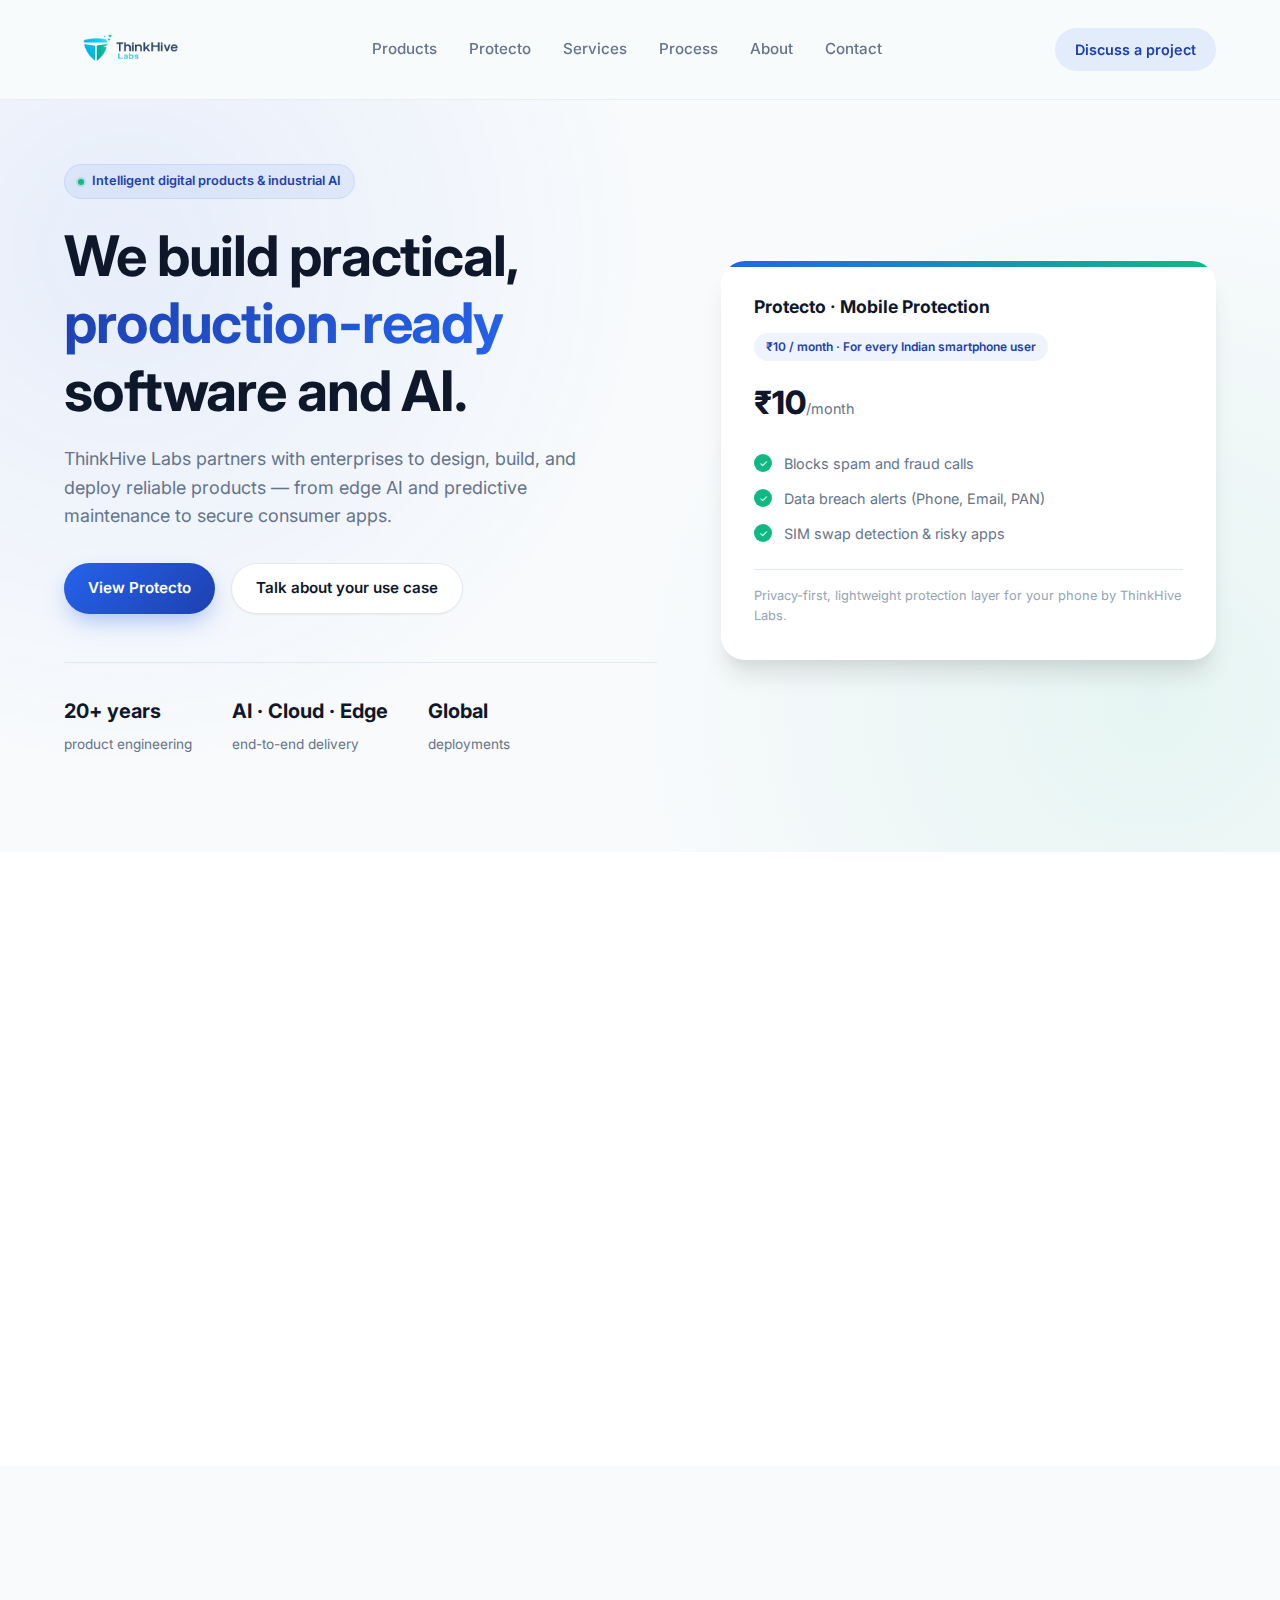
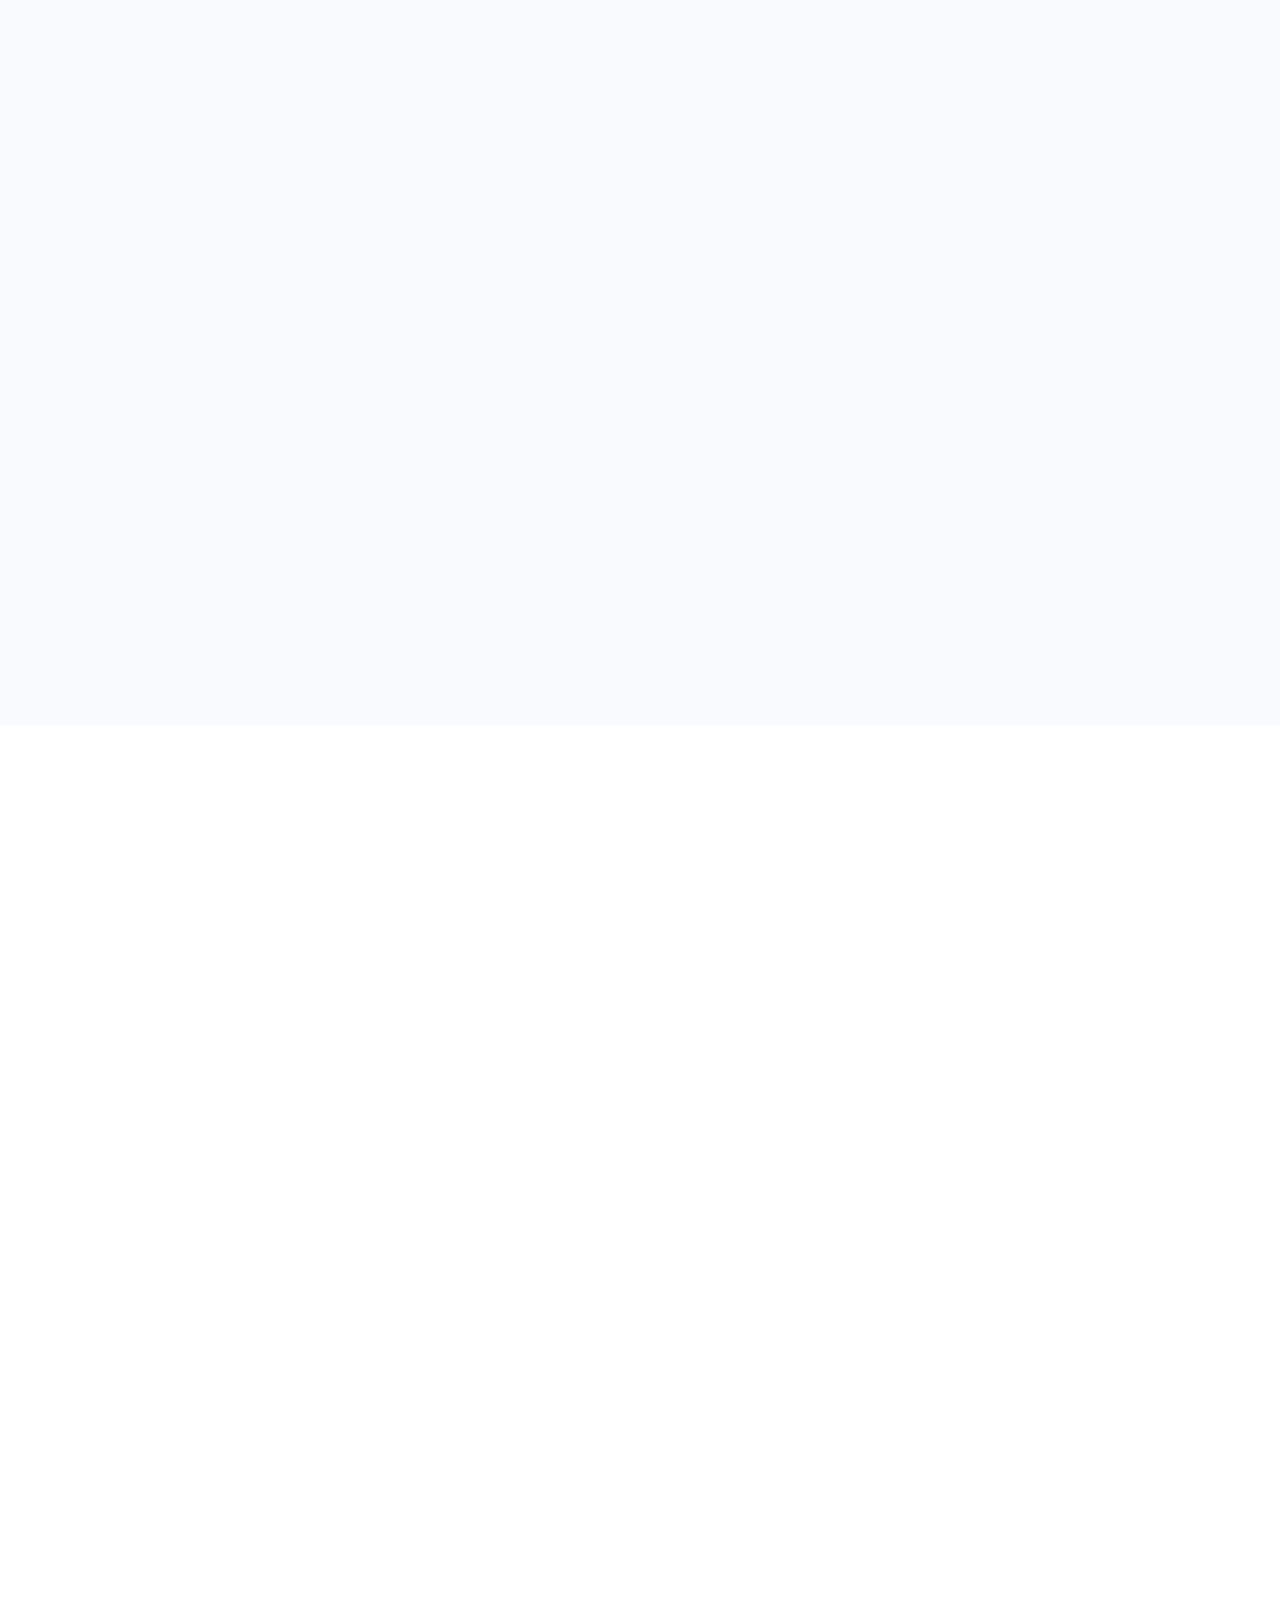
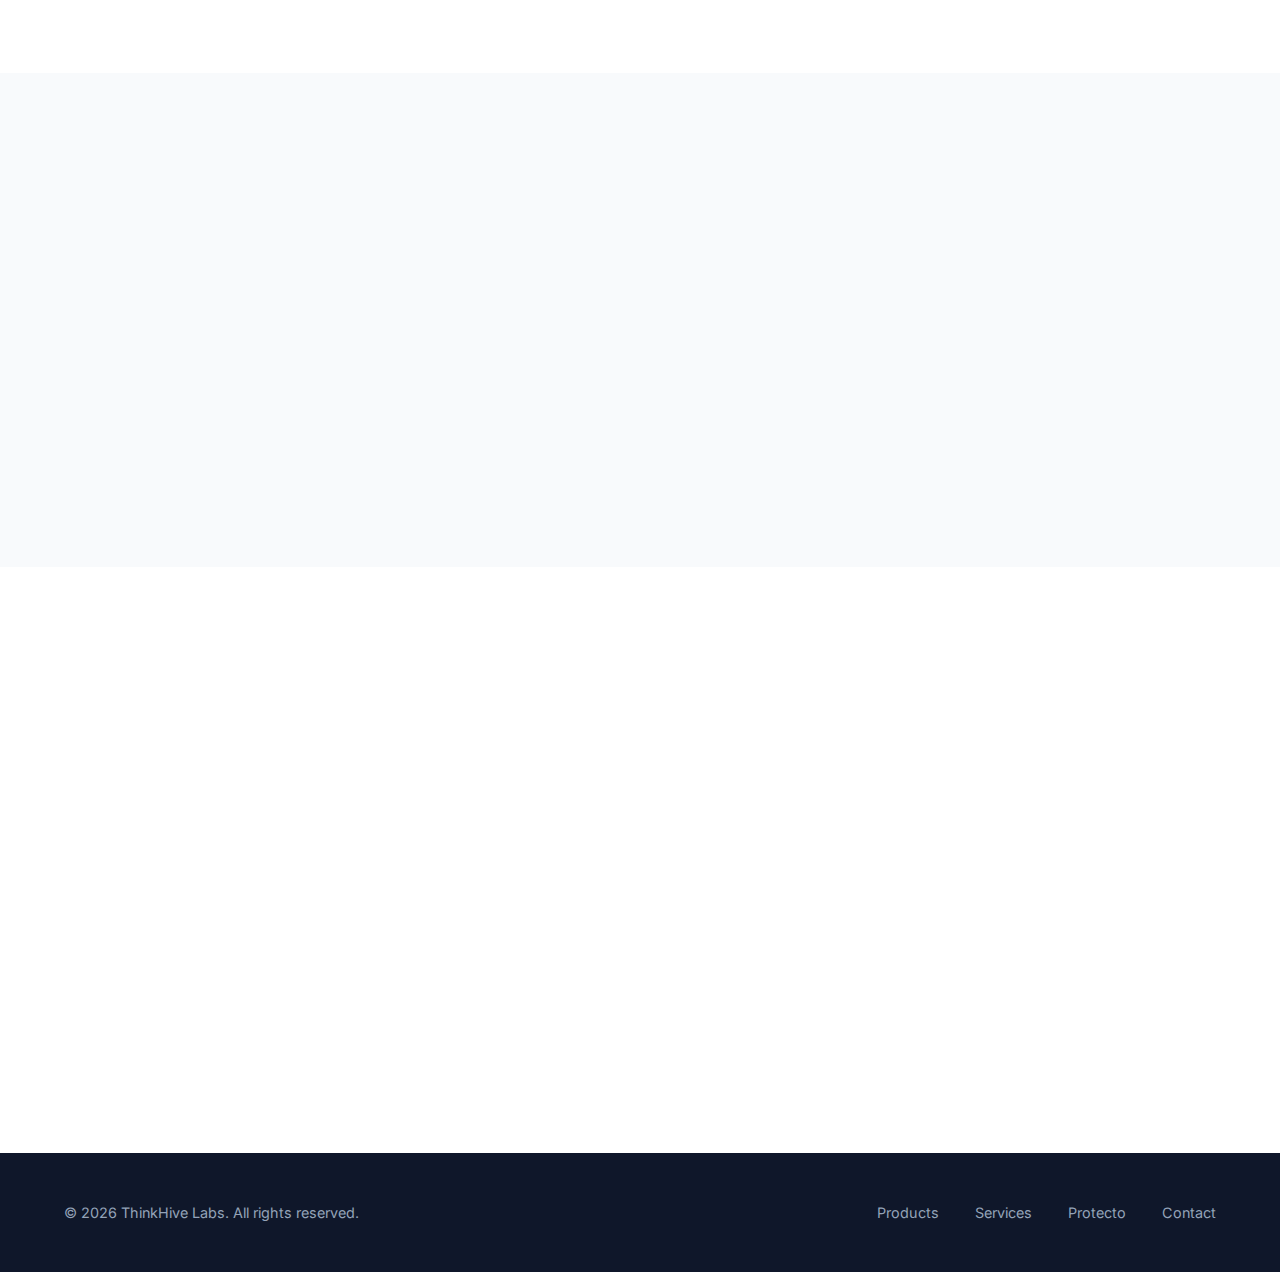
<file: index-copy.html>
<!DOCTYPE html>
<html lang="en">

<head>
    <meta charset="UTF-8" />
    <meta name="viewport" content="width=device-width, initial-scale=1.0" />
    <title>ThinkHive Labs | Intelligent Digital Products & AI Solutions</title>
    <meta name="description"
        content="ThinkHive Labs builds intelligent digital products, AI/ML solutions, and industrial edge AI platforms including Protecto, a ₹10/month mobile protection service." />

    <!-- Favicons -->
    <link rel="icon" type="image/png" sizes="32x32" href="assets/images/favicon-32x32.png">
    <link rel="icon" type="image/png" sizes="16x16" href="assets/images/favicon-16x16.png">
    <link rel="shortcut icon" href="assets/images/favicon.ico">

    <!-- Fonts -->
    <link rel="preconnect" href="https://fonts.googleapis.com">
    <link rel="preconnect" href="https://fonts.gstatic.com" crossorigin>
    <link href="https://fonts.googleapis.com/css2?family=Inter:wght@300;400;500;600;700;800&display=swap"
        rel="stylesheet">

    <!-- Styles -->
    <link rel="stylesheet" href="css/style.css">
</head>

<body>

    <header class="navbar">
        <div class="container nav-inner">
            <a href="/" class="logo-link">
                <img src="assets/images/thinkhive-logo.png" class="logo-img" alt="ThinkHive Labs Logo">
            </a>

            <button class="nav-toggle" aria-label="Toggle navigation">☰</button>

            <nav class="nav-links">
                <a href="#products">Products</a>
                <a href="#protecto">Protecto</a>
                <a href="#services">Services</a>
                <a href="#process">Process</a>
                <a href="#about">About</a>
                <a href="#contact">Contact</a>
            </nav>

            <a href="#contact" class="nav-cta">Discuss a project</a>
        </div>

        <!-- Mobile Menu Container -->
        <div id="mobile-menu" class="mobile-menu">
            <a href="#products">Products</a>
            <a href="#protecto">Protecto</a>
            <a href="#services">Services</a>
            <a href="#process">Process</a>
            <a href="#about">About</a>
            <a href="#contact">Contact</a>
        </div>
    </header>

    <main id="top">

        <!-- HERO -->
        <section class="hero">
            <div class="container hero-inner fade-in">
                <div>
                    <div class="badge">
                        <span class="badge-dot"></span>
                        Intelligent digital products & industrial AI
                    </div>
                    <h1>We build practical, <span class="text-gradient">production-ready</span> software and AI.</h1>
                    <p class="hero-subtitle">
                        ThinkHive Labs partners with enterprises to design, build, and deploy
                        reliable products — from edge AI and predictive maintenance to secure consumer apps.
                    </p>

                    <div class="hero-actions">
                        <a href="#protecto" class="btn btn-primary">View Protecto</a>
                        <a href="#contact" class="btn btn-ghost">Talk about your use case</a>
                    </div>

                    <div class="hero-metrics">
                        <div class="metric">
                            <strong>20+ years</strong>
                            <span>product engineering</span>
                        </div>
                        <div class="metric">
                            <strong>AI · Cloud · Edge</strong>
                            <span>end-to-end delivery</span>
                        </div>
                        <div class="metric">
                            <strong>Global</strong>
                            <span>deployments</span>
                        </div>
                    </div>
                </div>

                <aside class="hero-card">
                    <div class="hero-card-title">Protecto · Mobile Protection</div>
                    <span class="pill-highlight">
                        ₹10 / month · For every Indian smartphone user
                    </span>
                    <div class="price-display">
                        ₹10<span>/month</span>
                    </div>
                    <ul class="feature-list">
                        <li><span class="check-icon">✓</span> Blocks spam and fraud calls</li>
                        <li><span class="check-icon">✓</span> Data breach alerts (Phone, Email, PAN)</li>
                        <li><span class="check-icon">✓</span> SIM swap detection & risky apps</li>
                    </ul>
                    <div class="hero-card-footer">
                        Privacy-first, lightweight protection layer for your phone by ThinkHive Labs.
                    </div>
                </aside>
            </div>
        </section>

        <!-- PRODUCTS -->
        <section id="products">
            <div class="container fade-in">
                <div class="section-header">
                    <h2>Our Products</h2>
                    <p>We design products that combine solid engineering, AI/ML, and practical deployment experience.
                    </p>
                </div>

                <div class="grid-cols-3">
                    <div class="card">
                        <div class="card-tag">Consumer</div>
                        <h3>Protecto</h3>
                        <p>
                            Mobile-first protection for Indian smartphone users — spam & fraud call protection,
                            breach alerts, and SIM safety for just ₹10/month.
                        </p>
                        <a href="#protecto" class="card-link">Learn more about Protecto →</a>
                    </div>

                    <div class="card">
                        <div class="card-tag">Industrial</div>
                        <h3>Industrial Intelligence Stack</h3>
                        <p>
                            A modular edge-to-cloud stack for predictive maintenance and anomaly detection on
                            machines, PLC data, and sensor streams.
                        </p>
                    </div>

                    <div class="card">
                        <div class="card-tag">Enterprise</div>
                        <h3>AI Assistant Tools</h3>
                        <p>
                            Tailored assistants, dashboards and automation tools that plug into your existing
                            processes, CRMs and engineering workflows.
                        </p>
                    </div>
                </div>
            </div>
        </section>

        <!-- PROTECTO FOCUS -->
        <section id="protecto">
            <div class="container fade-in">
                <div class="section-header">
                    <h2>Protecto</h2>
                    <p>
                        A lightweight protection layer for every Indian mobile user — designed to be affordable,
                        private and easy to use.
                    </p>
                </div>

                <div class="highlight-section">
                    <div class="highlight-content">
                        <h3>What Protecto does for you</h3>
                        <p class="hero-subtitle" style="margin-bottom: 1rem;">
                            Protecto quietly runs in the background and watches for phone-level risk signals:
                            spam patterns, fraud numbers, data breach activity and SIM changes.
                        </p>

                        <div class="pills-group">
                            <span class="pill">Spam & fraud guard</span>
                            <span class="pill">Data breach alerts</span>
                            <span class="pill">SIM swap warning</span>
                            <span class="pill">Risky app hints</span>
                        </div>

                        <ul class="feature-list">
                            <li><span class="check-icon">✓</span> India-specific spam & fraud number reputation.</li>
                            <li><span class="check-icon">✓</span> Alerts when your identifiers appear in breach dumps.
                            </li>
                            <li><span class="check-icon">✓</span> Early warning for SIM change & port-out patterns.</li>
                        </ul>

                        <a href="#contact" class="btn btn-primary" style="margin-top: 1rem;">Partner / Early access</a>
                    </div>

                    <aside class="highlight-side">
                        <h4>Built for scale & affordability</h4>
                        <p
                            style="color:var(--text-muted); font-size: 0.95rem; margin-top: 0.5rem; margin-bottom: 1.5rem;">
                            Protecto is designed as a national-scale service with a minimal cost per user.
                            The focus is on reliability, privacy and clear, human-readable alerts.
                        </p>

                        <div class="price-display" style="font-size: 1.5rem; margin-bottom: 0.5rem;">
                            ₹10<span style="font-size:13px;font-weight:400;"> / month per device</span>
                        </div>

                        <div style="font-size: 0.9rem; color: var(--text-muted);">
                            • Simple subscription model<br>
                            • No ads, no data resale<br>
                            • Works on modest hardware
                        </div>
                    </aside>
                </div>
            </div>
        </section>

        <!-- SERVICES -->
        <section id="services">
            <div class="container fade-in">
                <div class="section-header">
                    <h2>Engineering & AI Services</h2>
                    <p>
                        Beyond products, ThinkHive Labs acts as an engineering partner to design, build and ship
                        robust solutions.
                    </p>
                </div>

                <div class="grid-cols-3">
                    <div class="card">
                        <h3>AI & ML Engineering</h3>
                        <p>From model selection to deployment pipelines, we build AI that survives production settings.
                        </p>
                        <ul class="feature-list" style="margin-bottom: 0;">
                            <li><span class="check-icon" style="background:var(--primary-light);">•</span> Time-series &
                                anomalies</li>
                            <li><span class="check-icon" style="background:var(--primary-light);">•</span> Computer
                                vision</li>
                            <li><span class="check-icon" style="background:var(--primary-light);">•</span> RAG & LLM
                                assistants</li>
                        </ul>
                    </div>

                    <div class="card">
                        <h3>Product & App Dev</h3>
                        <p>End-to-end product engineering with clean architecture and maintainable code.</p>
                        <ul class="feature-list" style="margin-bottom: 0;">
                            <li><span class="check-icon" style="background:var(--primary-light);">•</span> Web & mobile
                                apps</li>
                            <li><span class="check-icon" style="background:var(--primary-light);">•</span> Python, .NET,
                                React</li>
                            <li><span class="check-icon" style="background:var(--primary-light);">•</span> Testing &
                                observability</li>
                        </ul>
                    </div>

                    <div class="card">
                        <h3>Cloud & DevOps</h3>
                        <p>We design CI/CD, infrastructure-as-code and monitoring tailored to your stack.</p>
                        <ul class="feature-list" style="margin-bottom: 0;">
                            <li><span class="check-icon" style="background:var(--primary-light);">•</span> Azure, AWS,
                                GCP</li>
                            <li><span class="check-icon" style="background:var(--primary-light);">•</span> Containers &
                                K8s</li>
                            <li><span class="check-icon" style="background:var(--primary-light);">•</span> Security
                                practices</li>
                        </ul>
                    </div>

                    <div class="card">
                        <h3>Industrial & Edge</h3>
                        <p>Experience working with PLCs, sensor stacks and high-availability systems.</p>
                        <ul class="feature-list" style="margin-bottom: 0;">
                            <li><span class="check-icon" style="background:var(--primary-light);">•</span> PLC / OPC UA
                            </li>
                            <li><span class="check-icon" style="background:var(--primary-light);">•</span> Edge gateways
                            </li>
                            <li><span class="check-icon" style="background:var(--primary-light);">•</span> Operator HMIs
                            </li>
                        </ul>
                    </div>
                </div>
            </div>
        </section>

        <!-- PROCESS -->
        <section id="process">
            <div class="container fade-in">
                <div class="section-header">
                    <h2>How We Work</h2>
                    <p>A transparent process that fits both product builds and targeted consulting work.</p>
                </div>

                <div class="step-grid">
                    <div class="step-card">
                        <span class="step-num">Step 1</span>
                        <div class="hero-card-title">Discovery</div>
                        <p style="font-size: 0.9rem; color: var(--text-muted);">
                            We map your goals, constraints, existing systems and success metrics into a clear brief.
                        </p>
                    </div>
                    <div class="step-card">
                        <span class="step-num">Step 2</span>
                        <div class="hero-card-title">Design</div>
                        <p style="font-size: 0.9rem; color: var(--text-muted);">
                            High-level design, data flow and component choices that balance risk, speed and cost.
                        </p>
                    </div>
                    <div class="step-card">
                        <span class="step-num">Step 3</span>
                        <div class="hero-card-title">Build</div>
                        <p style="font-size: 0.9rem; color: var(--text-muted);">
                            Iterative implementation with regular demos, test harnesses and visibility.
                        </p>
                    </div>
                    <div class="step-card">
                        <span class="step-num">Step 4</span>
                        <div class="hero-card-title">Deploy</div>
                        <p style="font-size: 0.9rem; color: var(--text-muted);">
                            Production rollout, monitoring and continuous refinement based on real feedback.
                        </p>
                    </div>
                </div>
            </div>
        </section>

        <!-- ABOUT & CONTACT -->
        <section id="about">
            <div class="container fade-in">
                <div class="contact-split">
                    <div>
                        <div class="section-header" style="text-align: left; margin-bottom: 2rem;">
                            <h2>About ThinkHive Labs</h2>
                            <p>Led by experienced engineering leadership with hands-on product and AI background.</p>
                        </div>
                        <p style="color:var(--text-muted); margin-bottom: 1.5rem;">
                            We operate at the intersection of product thinking, solid engineering practice, and
                            practical AI/ML. The focus is always on shipping systems that work reliably in the field,
                            not just prototypes.
                        </p>
                        <p style="color:var(--text-muted); margin-bottom: 1.5rem;">
                            If you are exploring new products, looking to modernize legacy systems, or planning to
                            introduce AI to your workflows, we can help structure the approach and execute with you.
                        </p>
                    </div>

                    <div id="contact" class="contact-box">
                        <h3>Start a conversation</h3>
                        <p style="margin-bottom: 2rem;">
                            Share a brief note about what you’re building. We’ll get back with thoughts and next steps.
                        </p>

                        <div style="margin-bottom: 1.5rem;">
                            <span
                                style="font-size: 0.85rem; color: var(--text-light); text-transform: uppercase; font-weight: 700;">General
                                Inquiries</span>
                            <a href="mailto:contact@thinkhivelabs.com"
                                class="contact-link">contact@thinkhivelabs.com</a>
                        </div>

                        <div style="margin-bottom: 2rem;">
                            <span
                                style="font-size: 0.85rem; color: var(--text-light); text-transform: uppercase; font-weight: 700;">Protecto
                                Partnerships</span>
                            <a href="mailto:protecto@thinkhivelabs.com"
                                class="contact-link">protecto@thinkhivelabs.com</a>
                        </div>

                        <a href="mailto:contact@thinkhivelabs.com?subject=Enquiry%20-%20ThinkHive%20Labs"
                            class="btn btn-primary" style="width: 100%;">
                            Email ThinkHive Labs
                        </a>
                    </div>
                </div>
            </div>
        </section>

    </main>

    <footer>
        <div class="container footer-inner">
            <div>© <span id="year"></span> ThinkHive Labs. All rights reserved.</div>
            <div class="footer-links">
                <a href="#products">Products</a>
                <a href="#services">Services</a>
                <a href="#protecto">Protecto</a>
                <a href="#contact">Contact</a>
            </div>
        </div>
    </footer>

    <!-- Scripts -->
    <script src="js/script.js"></script>

</body>

</html>
</file>
<file: css/style.css>
/* Modern Reset */
*,
*::before,
*::after {
    box-sizing: border-box;
    margin: 0;
    padding: 0;
}

html {
    scroll-behavior: smooth;
    -webkit-text-size-adjust: 100%;
}

img {
    max-width: 100%;
    height: auto;
    display: block;
}

/* Design Tokens */
:root {
    /* Color Palette - Vibrant & Premium */
    --primary: #2563eb;
    --primary-dark: #1e40af;
    --primary-light: #60a5fa;

    --secondary: #0f172a;
    --secondary-light: #334155;

    --accent: #10b981;
    /* Success/Green */

    --bg-body: #f8fafc;
    --bg-card: #ffffff;
    --bg-glass: rgba(255, 255, 255, 0.95);

    --text-main: #0f172a;
    --text-muted: #64748b;
    --text-light: #94a3b8;

    --border: #e2e8f0;
    --border-hover: #cbd5e1;

    /* Shadows */
    --shadow-sm: 0 1px 2px 0 rgba(0, 0, 0, 0.05);
    --shadow-md: 0 4px 6px -1px rgba(0, 0, 0, 0.1), 0 2px 4px -1px rgba(0, 0, 0, 0.06);
    --shadow-lg: 0 10px 15px -3px rgba(0, 0, 0, 0.1), 0 4px 6px -2px rgba(0, 0, 0, 0.05);
    --shadow-xl: 0 20px 25px -5px rgba(0, 0, 0, 0.1), 0 10px 10px -5px rgba(0, 0, 0, 0.04);
    --shadow-primary: 0 10px 25px -5px rgba(37, 99, 235, 0.4);

    /* Typography */
    --font-sans: 'Inter', system-ui, -apple-system, BlinkMacSystemFont, "Segoe UI", Roboto, "Helvetica Neue", Arial, sans-serif;

    /* Radii */
    --radius-sm: 0.375rem;
    --radius-md: 0.75rem;
    --radius-lg: 1rem;
    --radius-full: 9999px;

    /* Spacing */
    --container-max: 1200px;
    --header-height: 100px;
}

body {
    font-family: var(--font-sans);
    background-color: var(--bg-body);
    color: var(--text-main);
    line-height: 1.6;
    -webkit-font-smoothing: antialiased;
}

a {
    color: inherit;
    text-decoration: none;
    transition: color 0.2s ease;
}

/* Layout */
.container {
    width: 100%;
    max-width: var(--container-max);
    margin: 0 auto;
    padding: 0 1.5rem;
}

section {
    padding: 5rem 0;
    position: relative;
    overflow: hidden;
}

section:nth-of-type(even) {
    background: var(--bg-card);
}

/* Typography Helpers */
h1,
h2,
h3,
h4,
h5,
h6 {
    color: var(--secondary);
    line-height: 1.2;
    font-weight: 700;
}

.text-gradient {
    background: linear-gradient(135deg, var(--primary-dark) 0%, var(--primary) 100%);
    -webkit-background-clip: text;
    -webkit-text-fill-color: transparent;
    background-clip: text;
}

/* Navigation */
.navbar {
    position: sticky;
    top: 0;
    z-index: 1000;
    height: var(--header-height);
    background: rgba(248, 250, 252, 0.85);
    /* Glassmorphish */
    backdrop-filter: blur(12px);
    border-bottom: 1px solid rgba(226, 232, 240, 0.6);
    display: flex;
    align-items: center;
}

.nav-inner {
    display: flex;
    align-items: center;
    justify-content: space-between;
}

.logo-link {
    display: block;
    transition: transform 0.2s ease;
}

.logo-link:hover {
    transform: scale(1.02);
}

.logo-img {
    height: 70px;
    width: auto;
    transition: height 0.3s ease;
}

@media (min-width: 1024px) {
    .logo-img {
        height: 90px;
    }
}

.nav-links {
    display: flex;
    gap: 2rem;
    list-style: none;
}

.nav-links a {
    font-size: 0.95rem;
    font-weight: 500;
    color: var(--text-muted);
}

.nav-links a:hover {
    color: var(--primary);
}

.nav-cta {
    padding: 0.6rem 1.25rem;
    background-color: rgba(37, 99, 235, 0.1);
    color: var(--primary-dark);
    border-radius: var(--radius-full);
    font-weight: 600;
    font-size: 0.9rem;
    transition: all 0.2s ease;
}

.nav-cta:hover {
    background-color: rgba(37, 99, 235, 0.15);
    transform: translateY(-1px);
}

.nav-toggle {
    display: none;
    background: none;
    border: none;
    font-size: 1.5rem;
    color: var(--secondary);
    cursor: pointer;
}

/* Hero Section */
.hero {
    padding-top: 4rem;
    padding-bottom: 6rem;
    background:
        radial-gradient(circle at 10% 20%, rgba(37, 99, 235, 0.08) 0%, transparent 40%),
        radial-gradient(circle at 90% 80%, rgba(16, 185, 129, 0.08) 0%, transparent 40%);
}

.hero-inner {
    display: grid;
    grid-template-columns: 1.2fr 1fr;
    gap: 4rem;
    align-items: center;
}

.badge {
    display: inline-flex;
    align-items: center;
    gap: 0.5rem;
    padding: 0.4rem 0.8rem;
    background: rgba(37, 99, 235, 0.08);
    color: var(--primary-dark);
    border-radius: var(--radius-full);
    font-size: 0.8rem;
    font-weight: 600;
    margin-bottom: 1.5rem;
    border: 1px solid rgba(37, 99, 235, 0.1);
}

.badge-dot {
    width: 6px;
    height: 6px;
    border-radius: 50%;
    background-color: var(--accent);
    box-shadow: 0 0 0 2px rgba(16, 185, 129, 0.2);
}

.hero h1 {
    font-size: 3.5rem;
    letter-spacing: -0.02em;
    margin-bottom: 1.25rem;
    color: var(--secondary);
}

.hero-subtitle {
    font-size: 1.125rem;
    color: var(--text-muted);
    margin-bottom: 2rem;
    max-width: 540px;
}

.hero-actions {
    display: flex;
    gap: 1rem;
    margin-bottom: 3rem;
}

/* Buttons */
.btn {
    display: inline-flex;
    align-items: center;
    justify-content: center;
    gap: 0.5rem;
    padding: 0.75rem 1.5rem;
    border-radius: var(--radius-full);
    font-weight: 600;
    font-size: 0.95rem;
    cursor: pointer;
    transition: all 0.3s cubic-bezier(0.4, 0, 0.2, 1);
}

.btn-primary {
    background: linear-gradient(135deg, var(--primary) 0%, var(--primary-dark) 100%);
    color: white;
    border: none;
    box-shadow: var(--shadow-primary);
}

.btn-primary:hover {
    transform: translateY(-2px);
    box-shadow: 0 15px 30px -5px rgba(37, 99, 235, 0.5);
    filter: brightness(1.1);
}

.btn-ghost {
    background: white;
    color: var(--secondary);
    border: 1px solid var(--border);
    box-shadow: var(--shadow-sm);
}

.btn-ghost:hover {
    border-color: var(--border-hover);
    background: #f8fafc;
    transform: translateY(-2px);
    box-shadow: var(--shadow-md);
}

/* Hero Metrics */
.hero-metrics {
    display: flex;
    gap: 2.5rem;
    border-top: 1px solid var(--border);
    padding-top: 2rem;
}

.metric strong {
    display: block;
    font-size: 1.25rem;
    color: var(--secondary);
    margin-bottom: 0.25rem;
}

.metric span {
    font-size: 0.85rem;
    color: var(--text-muted);
}

/* Hero Card - 3D Effect */
.hero-card {
    background: white;
    padding: 2rem;
    border-radius: 1.5rem;
    box-shadow: var(--shadow-xl);
    border: 1px solid rgba(255, 255, 255, 0.5);
    position: relative;
    overflow: hidden;
    transition: transform 0.3s ease;
}

.hero-card:hover {
    transform: translateY(-5px) rotateX(2deg);
    perspective: 1000px;
}

.hero-card::before {
    content: '';
    position: absolute;
    top: 0;
    left: 0;
    right: 0;
    height: 6px;
    background: linear-gradient(90deg, var(--primary), var(--accent));
}

.hero-card-title {
    font-size: 1.1rem;
    font-weight: 700;
    color: var(--secondary);
    margin-bottom: 0.75rem;
}

.pill-highlight {
    display: inline-block;
    background: rgba(37, 99, 235, 0.08);
    color: var(--primary-dark);
    font-size: 0.75rem;
    font-weight: 600;
    padding: 0.25rem 0.75rem;
    border-radius: var(--radius-full);
    margin-bottom: 1rem;
}

.price-display {
    font-size: 2rem;
    font-weight: 800;
    color: var(--secondary);
    margin-bottom: 1.5rem;
}

.price-display span {
    font-size: 0.9rem;
    font-weight: 400;
    color: var(--text-muted);
}

.feature-list {
    list-style: none;
    margin-bottom: 1.5rem;
}

.feature-list li {
    display: flex;
    align-items: start;
    gap: 0.75rem;
    margin-bottom: 0.75rem;
    font-size: 0.9rem;
    color: var(--text-muted);
}

.check-icon {
    width: 18px;
    height: 18px;
    background: var(--accent);
    border-radius: 50%;
    flex-shrink: 0;
    margin-top: 2px;
    display: flex;
    align-items: center;
    justify-content: center;
    color: white;
    font-size: 10px;
}

.hero-card-footer {
    font-size: 0.8rem;
    color: var(--text-light);
    border-top: 1px solid var(--border);
    padding-top: 1rem;
}

/* Section Common */
.section-header {
    text-align: center;
    max-width: 700px;
    margin: 0 auto 3.5rem;
}

.section-header h2 {
    font-size: 2.25rem;
    margin-bottom: 1rem;
    color: var(--secondary);
}

.section-header p {
    color: var(--text-muted);
    font-size: 1.1rem;
}

/* Cards Grid */
.grid-cols-3 {
    display: grid;
    grid-template-columns: repeat(auto-fit, minmax(300px, 1fr));
    gap: 2rem;
}

.card {
    background: var(--bg-card);
    border: 1px solid var(--border);
    border-radius: var(--radius-md);
    padding: 2rem;
    transition: all 0.3s ease;
    position: relative;
    overflow: hidden;
}

.card:hover {
    transform: translateY(-8px);
    box-shadow: var(--shadow-lg);
    border-color: var(--primary-light);
}

.card-tag {
    display: inline-block;
    margin-bottom: 0.5rem;
    font-size: 0.75rem;
    font-weight: 700;
    color: var(--primary);
    /* Made it primary color for better visibility */
    background: rgba(37, 99, 235, 0.1);
    /* Added pill background */
    padding: 2px 8px;
    border-radius: 4px;
    text-transform: uppercase;
    letter-spacing: 0.05em;
}

.card h3 {
    font-size: 1.25rem;
    margin-bottom: 0.75rem;
    color: var(--secondary);
}

.card p {
    color: var(--text-muted);
    font-size: 0.95rem;
    margin-bottom: 1.5rem;
}

.card-link {
    color: var(--primary);
    font-weight: 600;
    font-size: 0.9rem;
    display: inline-flex;
    align-items: center;
    gap: 0.25rem;
}

.card-link:hover {
    gap: 0.5rem;
    text-decoration: underline;
}

/* Protecto Section - Highlight */
.highlight-section {
    display: grid;
    grid-template-columns: 1.2fr 1fr;
    gap: 3rem;
    align-items: stretch;
}

.highlight-content {
    background: linear-gradient(135deg, rgba(224, 242, 254, 0.5) 0%, rgba(240, 253, 244, 0.5) 100%);
    border: 1px solid rgba(56, 189, 248, 0.2);
    border-radius: var(--radius-lg);
    padding: 2.5rem;
    box-shadow: var(--shadow-md);
}

.highlight-content h3 {
    font-size: 1.75rem;
    margin-bottom: 1rem;
    color: var(--secondary);
}

.pills-group {
    display: flex;
    flex-wrap: wrap;
    gap: 0.5rem;
    margin: 1.5rem 0;
}

.pill {
    background: white;
    border: 1px solid var(--border);
    padding: 0.4rem 0.8rem;
    border-radius: var(--radius-full);
    font-size: 0.85rem;
    color: var(--secondary-light);
    font-weight: 500;
}

.highlight-side {
    background: var(--bg-card);
    border: 1px solid var(--border);
    border-radius: var(--radius-lg);
    padding: 2rem;
    display: flex;
    flex-direction: column;
    justify-content: center;
    box-shadow: var(--shadow-lg);
}

/* Process Steps */
.step-grid {
    display: grid;
    grid-template-columns: repeat(auto-fit, minmax(220px, 1fr));
    gap: 1.5rem;
}

.step-card {
    background: var(--bg-card);
    border: 1px dashed var(--border-hover);
    padding: 1.5rem;
    border-radius: var(--radius-md);
    transition: all 0.3s ease;
}

.step-card:hover {
    border-style: solid;
    border-color: var(--primary-light);
    background: #fdfdfd;
}

.step-num {
    font-size: 0.9rem;
    font-weight: 700;
    color: var(--primary);
    text-transform: uppercase;
    margin-bottom: 0.5rem;
    display: block;
}

/* Contact */
.contact-split {
    display: grid;
    grid-template-columns: 1fr 1fr;
    gap: 4rem;
    align-items: start;
}

.contact-box {
    background: var(--bg-card);
    padding: 2.5rem;
    border-radius: var(--radius-lg);
    box-shadow: var(--shadow-lg);
    border: 1px solid var(--border);
}

.contact-link {
    display: block;
    margin-top: 1rem;
    color: var(--primary);
    font-weight: 600;
}

/* Footer */
footer {
    background: var(--secondary);
    color: var(--text-light);
    padding: 3rem 0;
    font-size: 0.9rem;
}

.footer-inner {
    display: flex;
    justify-content: space-between;
    align-items: center;
    flex-wrap: wrap;
    gap: 2rem;
}

.footer-links a {
    color: var(--text-light);
    margin-left: 2rem;
}

.footer-links a:hover {
    color: white;
}

/* Animations */
.fade-in {
    opacity: 0;
    transform: translateY(20px);
    transition: opacity 0.6s ease-out, transform 0.6s ease-out;
}

.fade-in.visible {
    opacity: 1;
    transform: translateY(0);
}

/* Base Mobile Menu State (Hidden on all screens by default) */
.mobile-menu {
    display: none;
}

/* Responsive */
@media (max-width: 1024px) {

    .highlight-section,
    .contact-split {
        grid-template-columns: 1fr;
        gap: 2rem;
    }
}

@media (max-width: 768px) {

    .nav-links,
    .nav-cta {
        display: none;
    }

    .nav-toggle {
        display: block;
    }

    .hero h1 {
        font-size: 2.5rem;
    }

    .hero-inner {
        grid-template-columns: 1fr;
        text-align: center;
        gap: 2.5rem;
    }

    .hero-subtitle {
        margin-left: auto;
        margin-right: auto;
    }

    .hero-actions {
        justify-content: center;
    }

    .hero-metrics {
        justify-content: center;
        flex-wrap: wrap;
    }

    /* Mobile Menu */
    .mobile-menu {
        display: none;
        /* JS will toggle this */
        position: absolute;
        top: 100%;
        left: 0;
        right: 0;
        background: white;
        padding: 1.5rem;
        flex-direction: column;
        gap: 1rem;
        box-shadow: var(--shadow-lg);
        border-bottom: 1px solid var(--border);
    }

    .mobile-menu.open {
        display: flex;
    }
}
</file>
